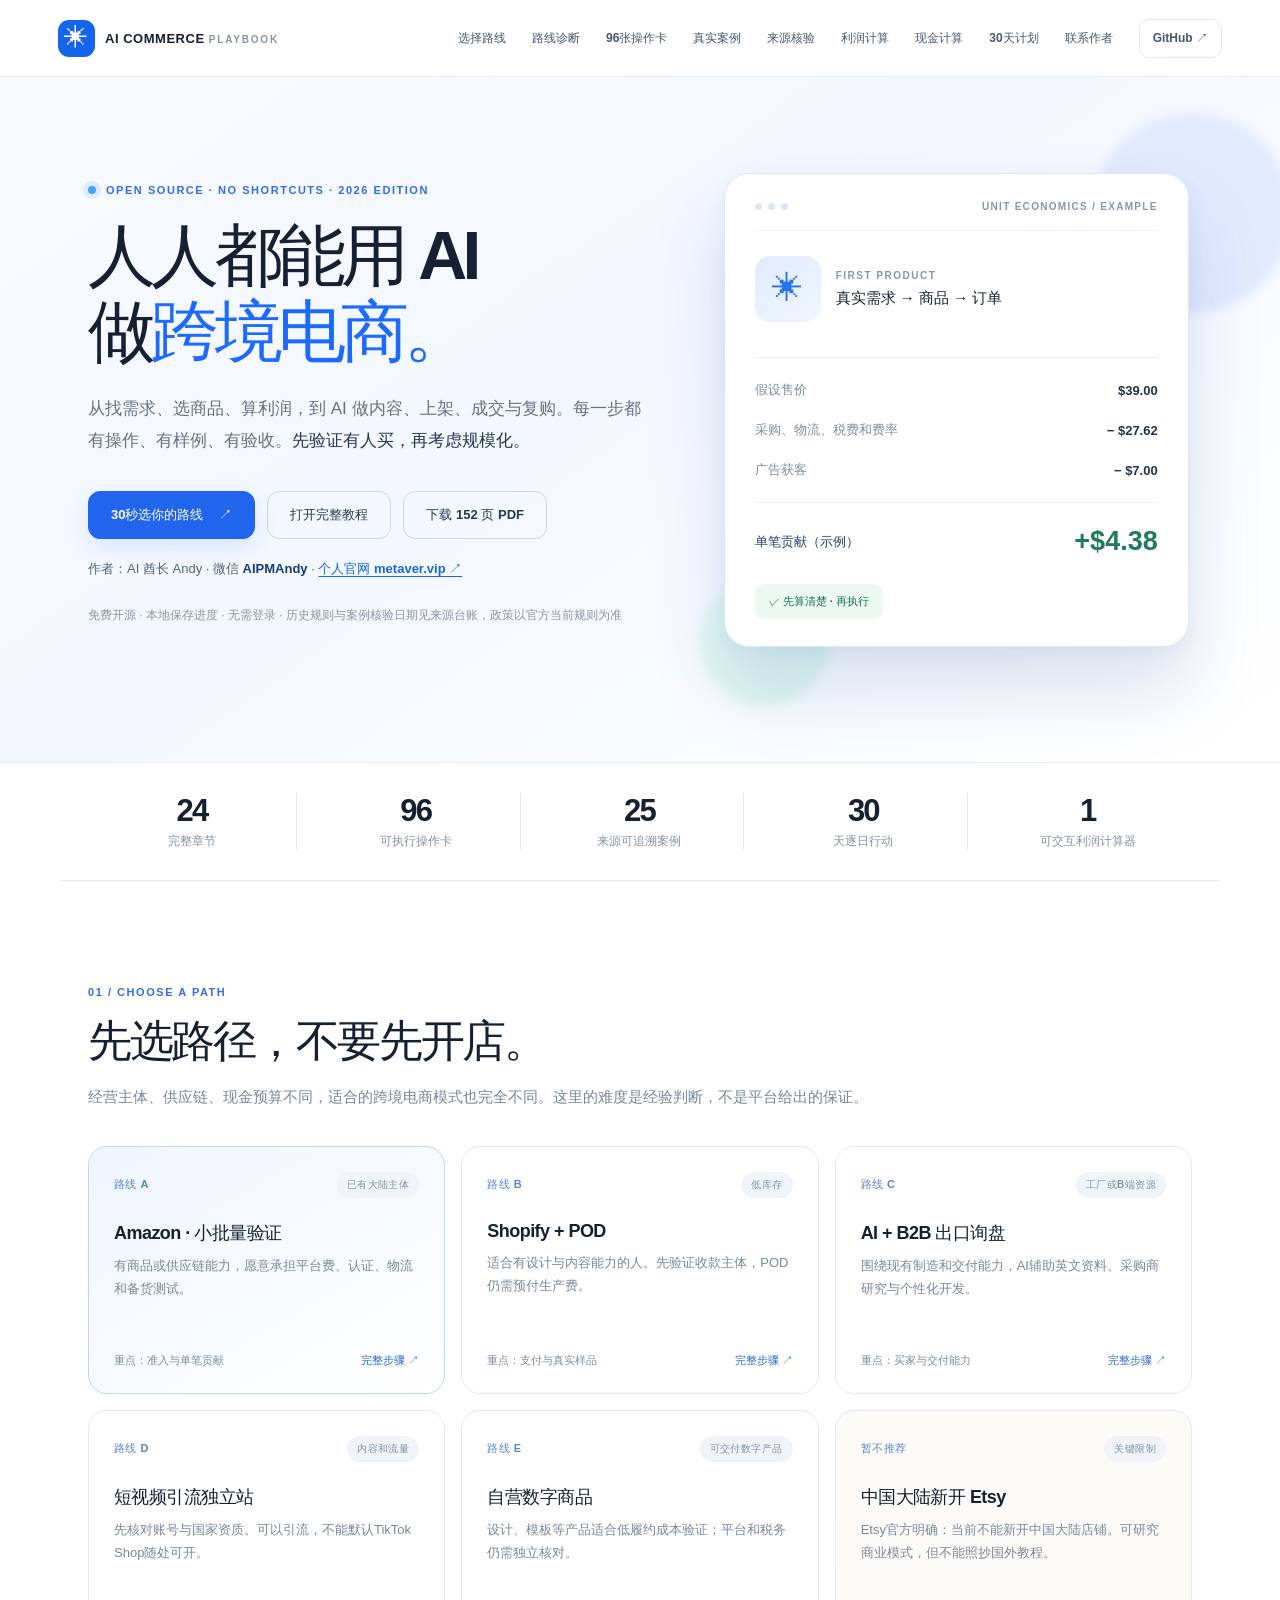
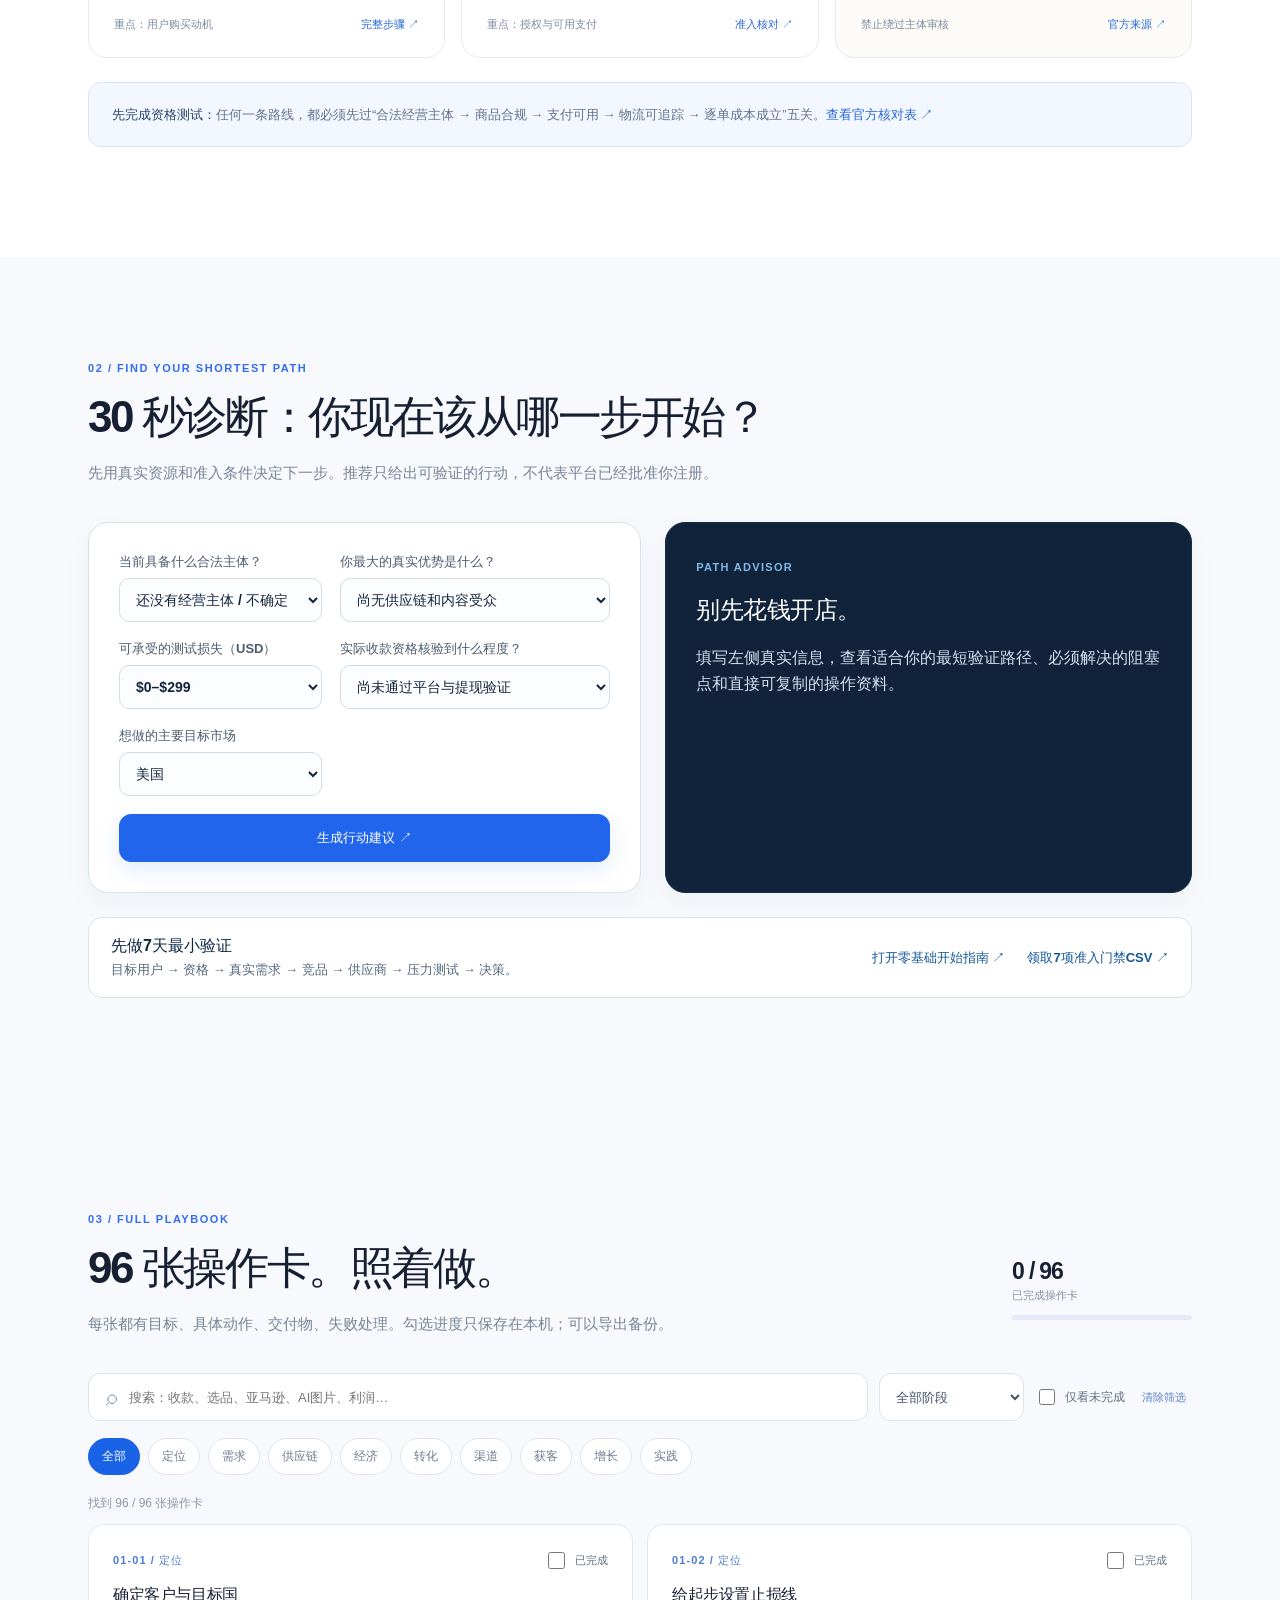
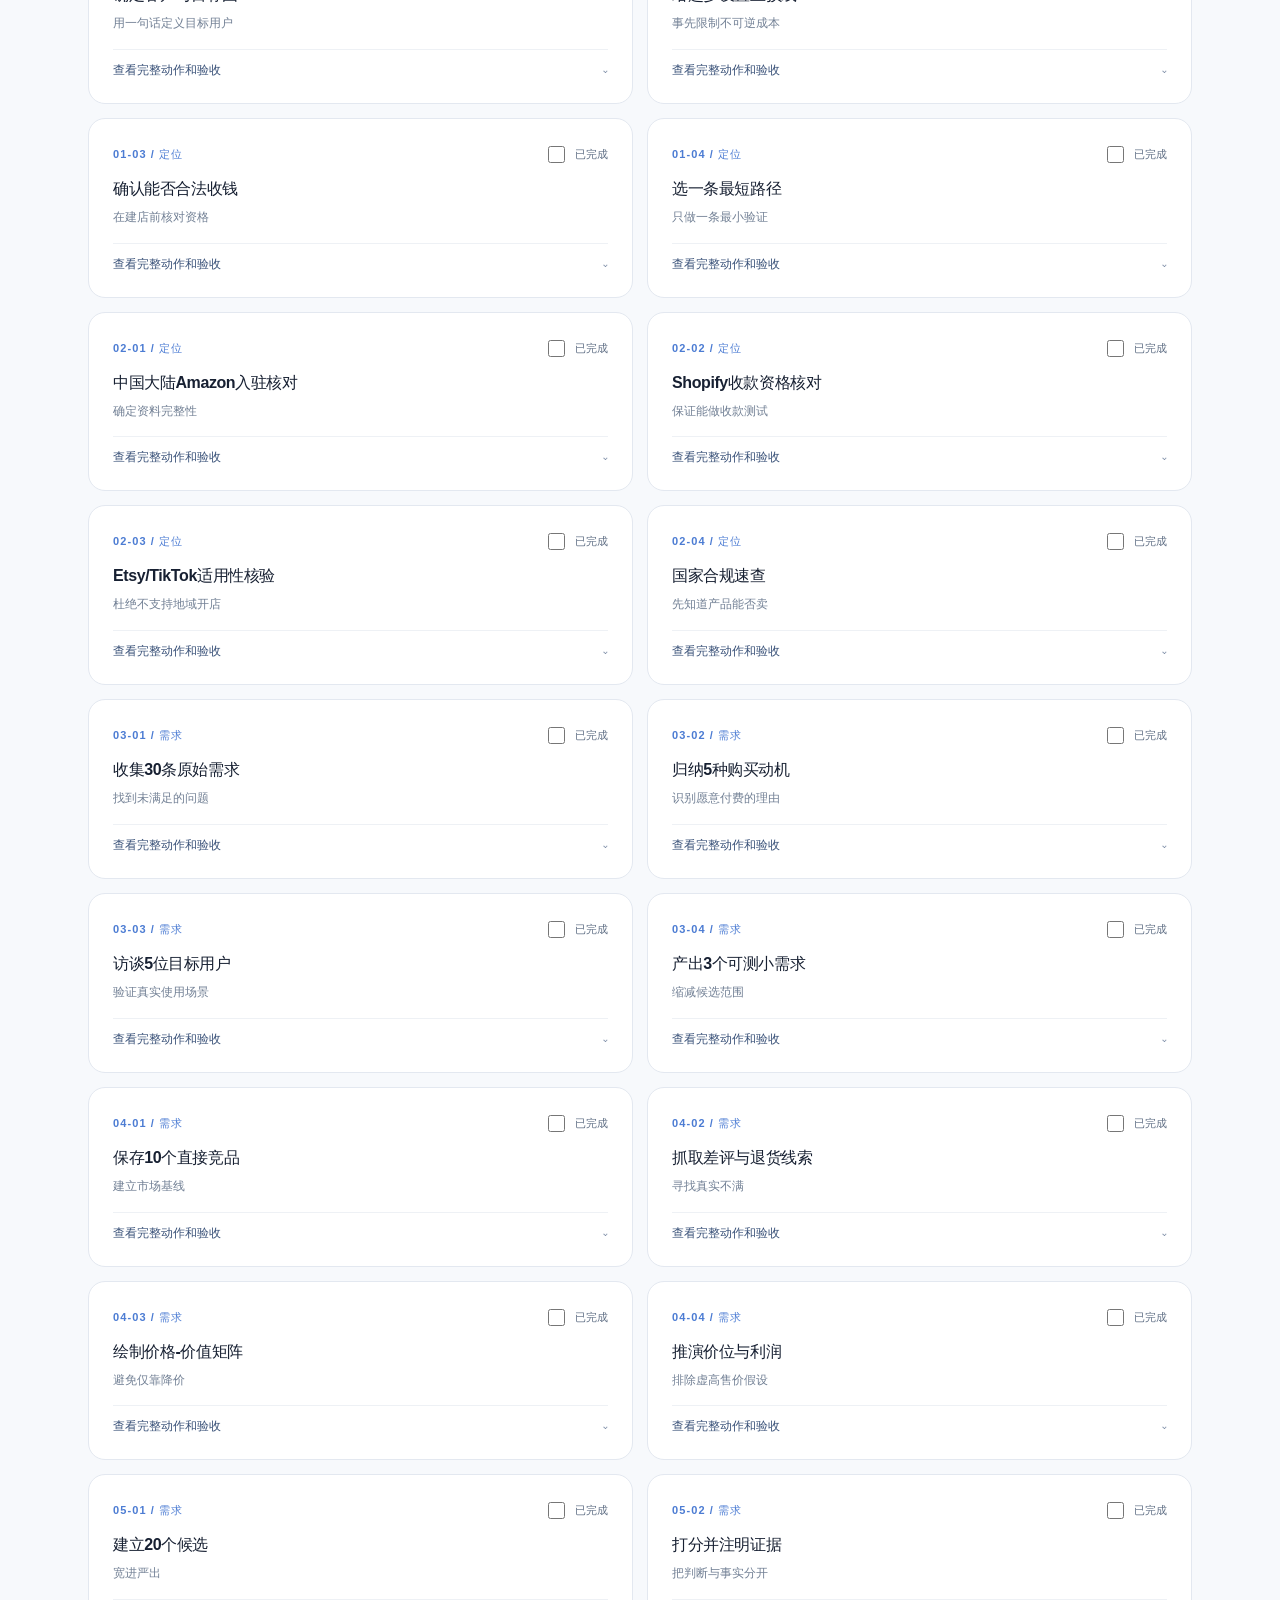
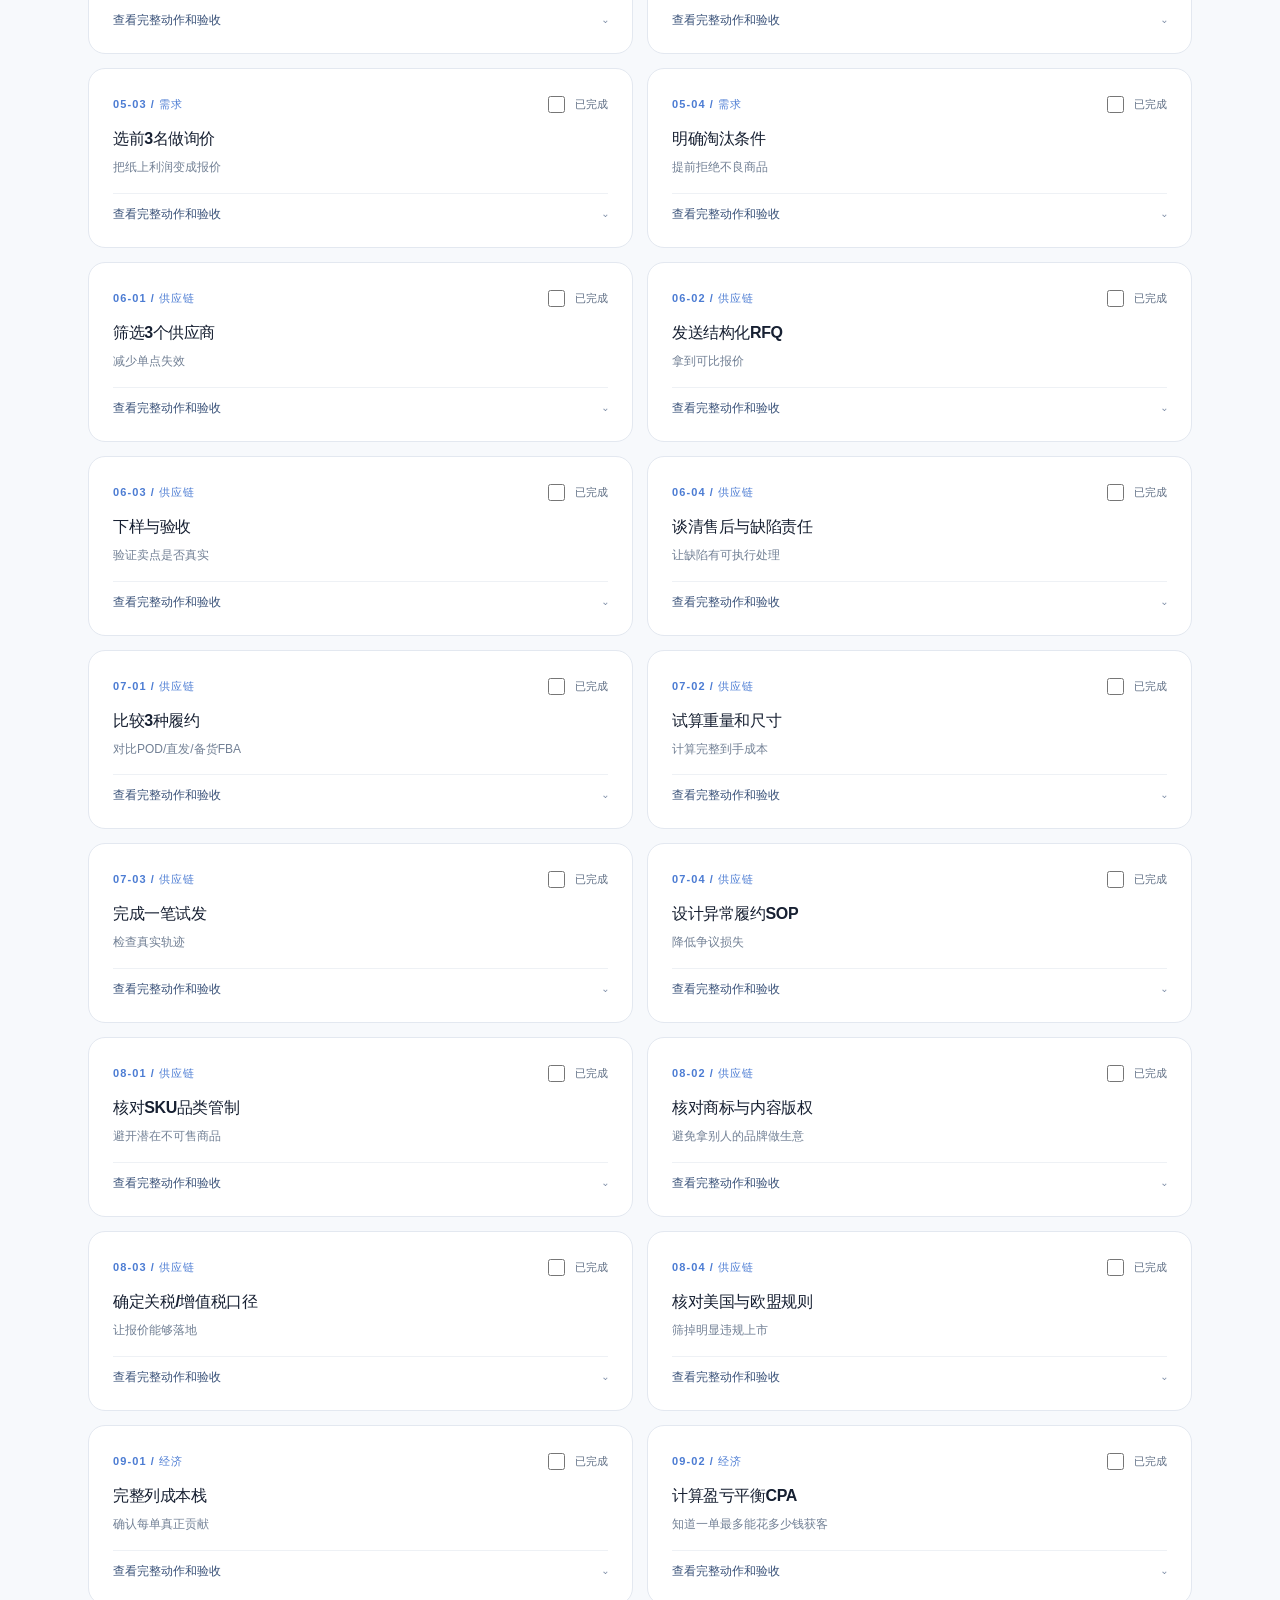
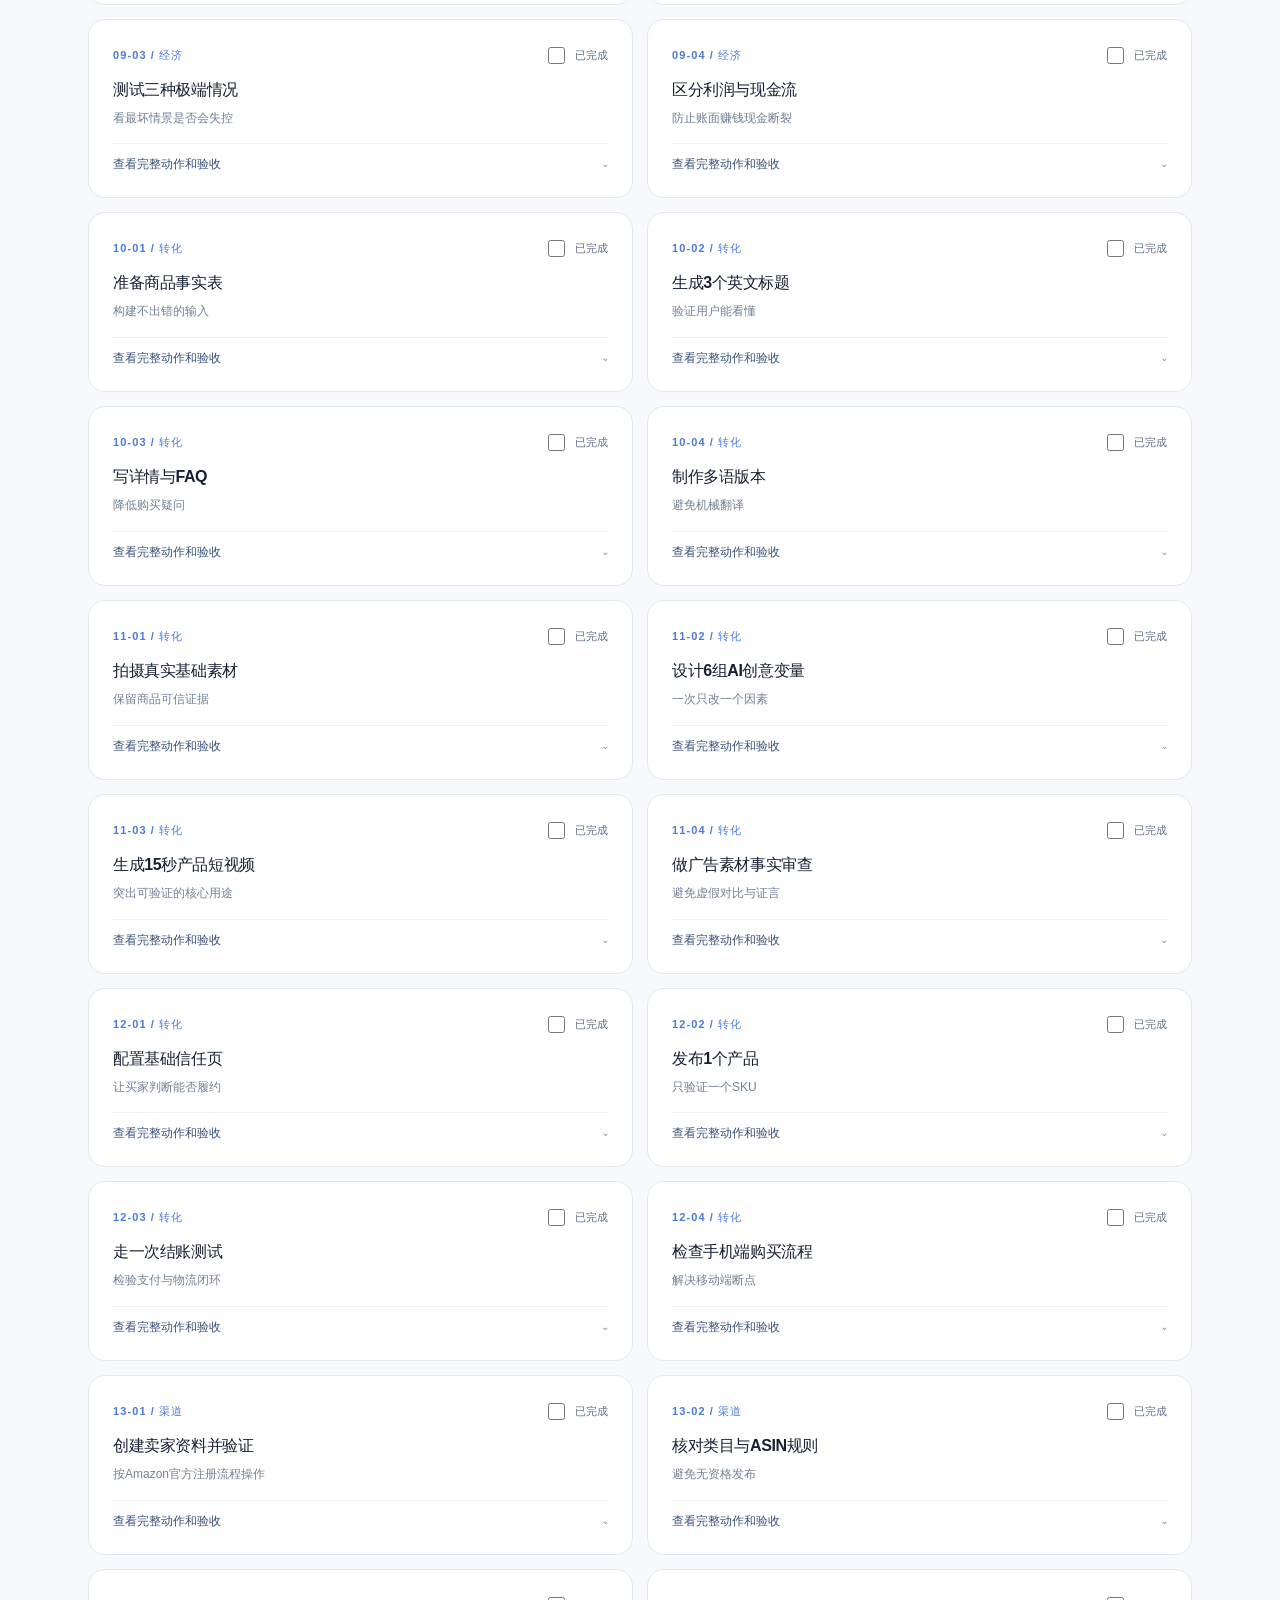
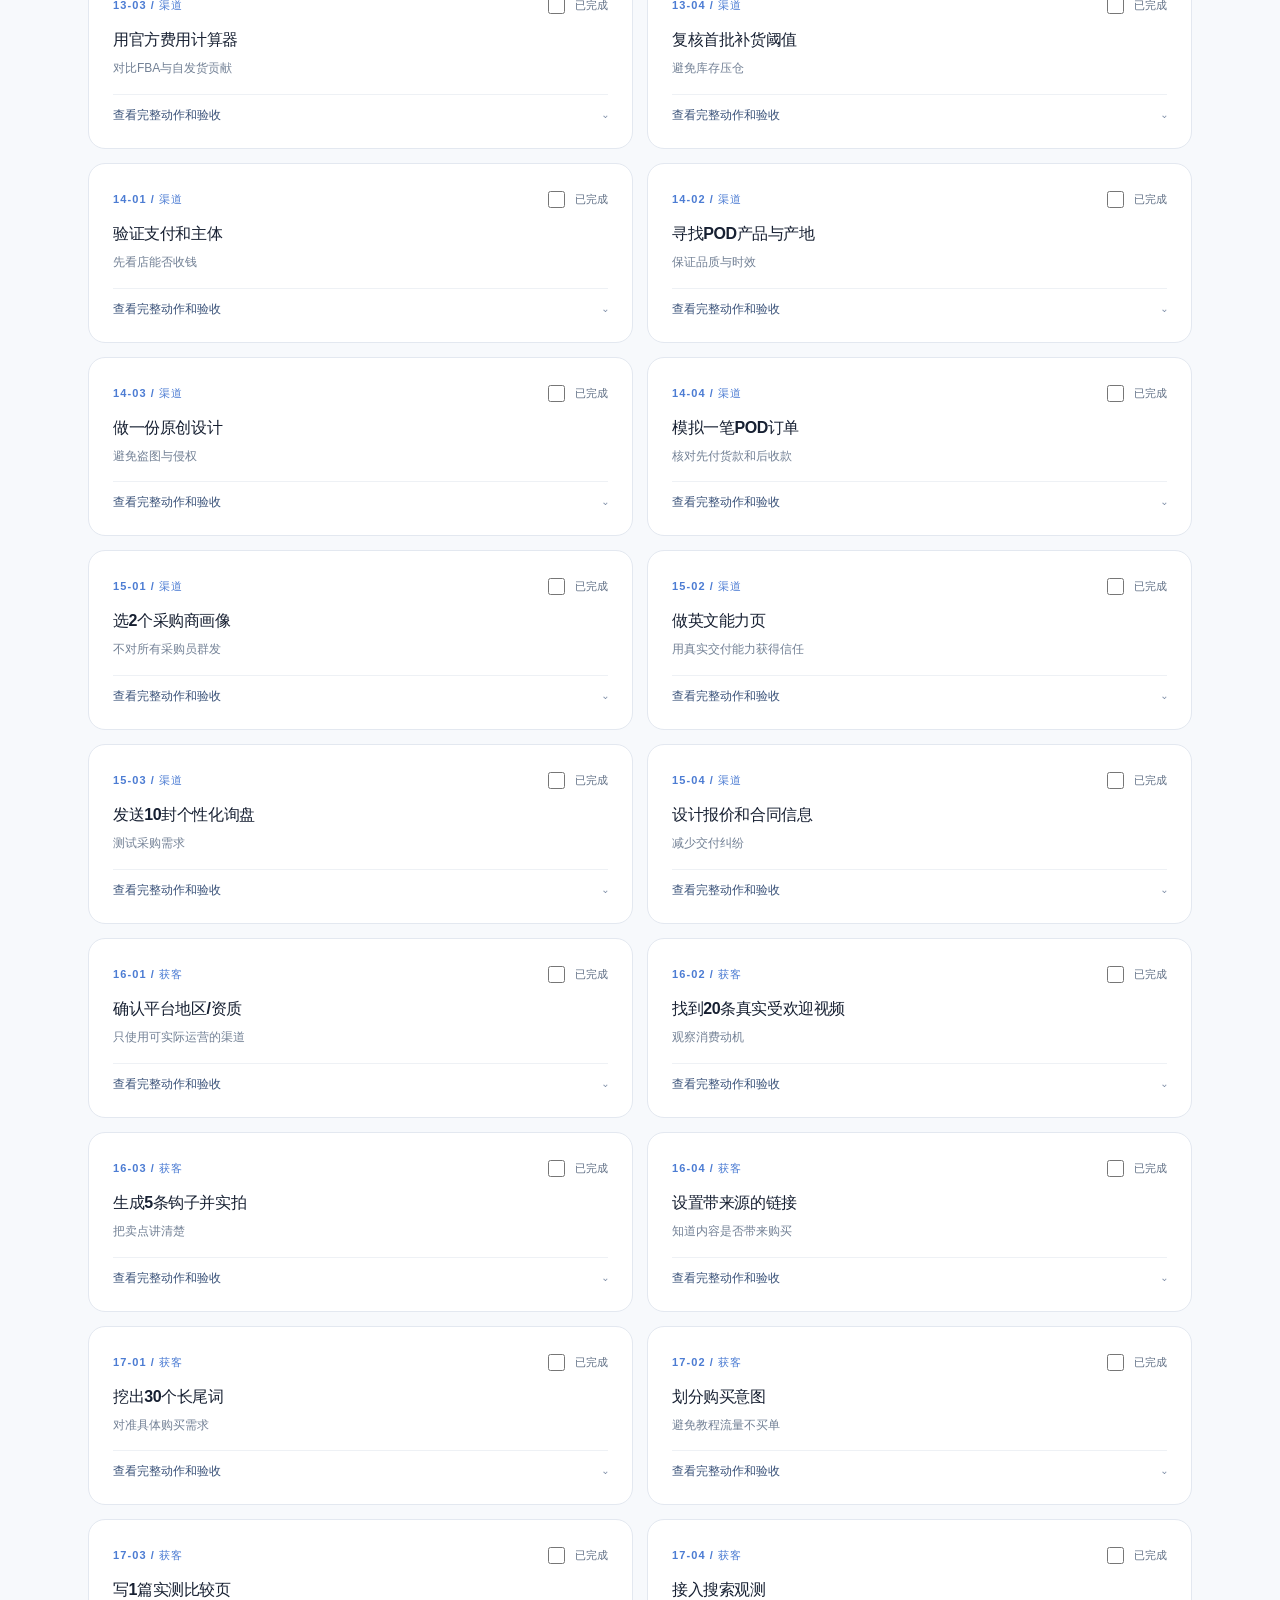
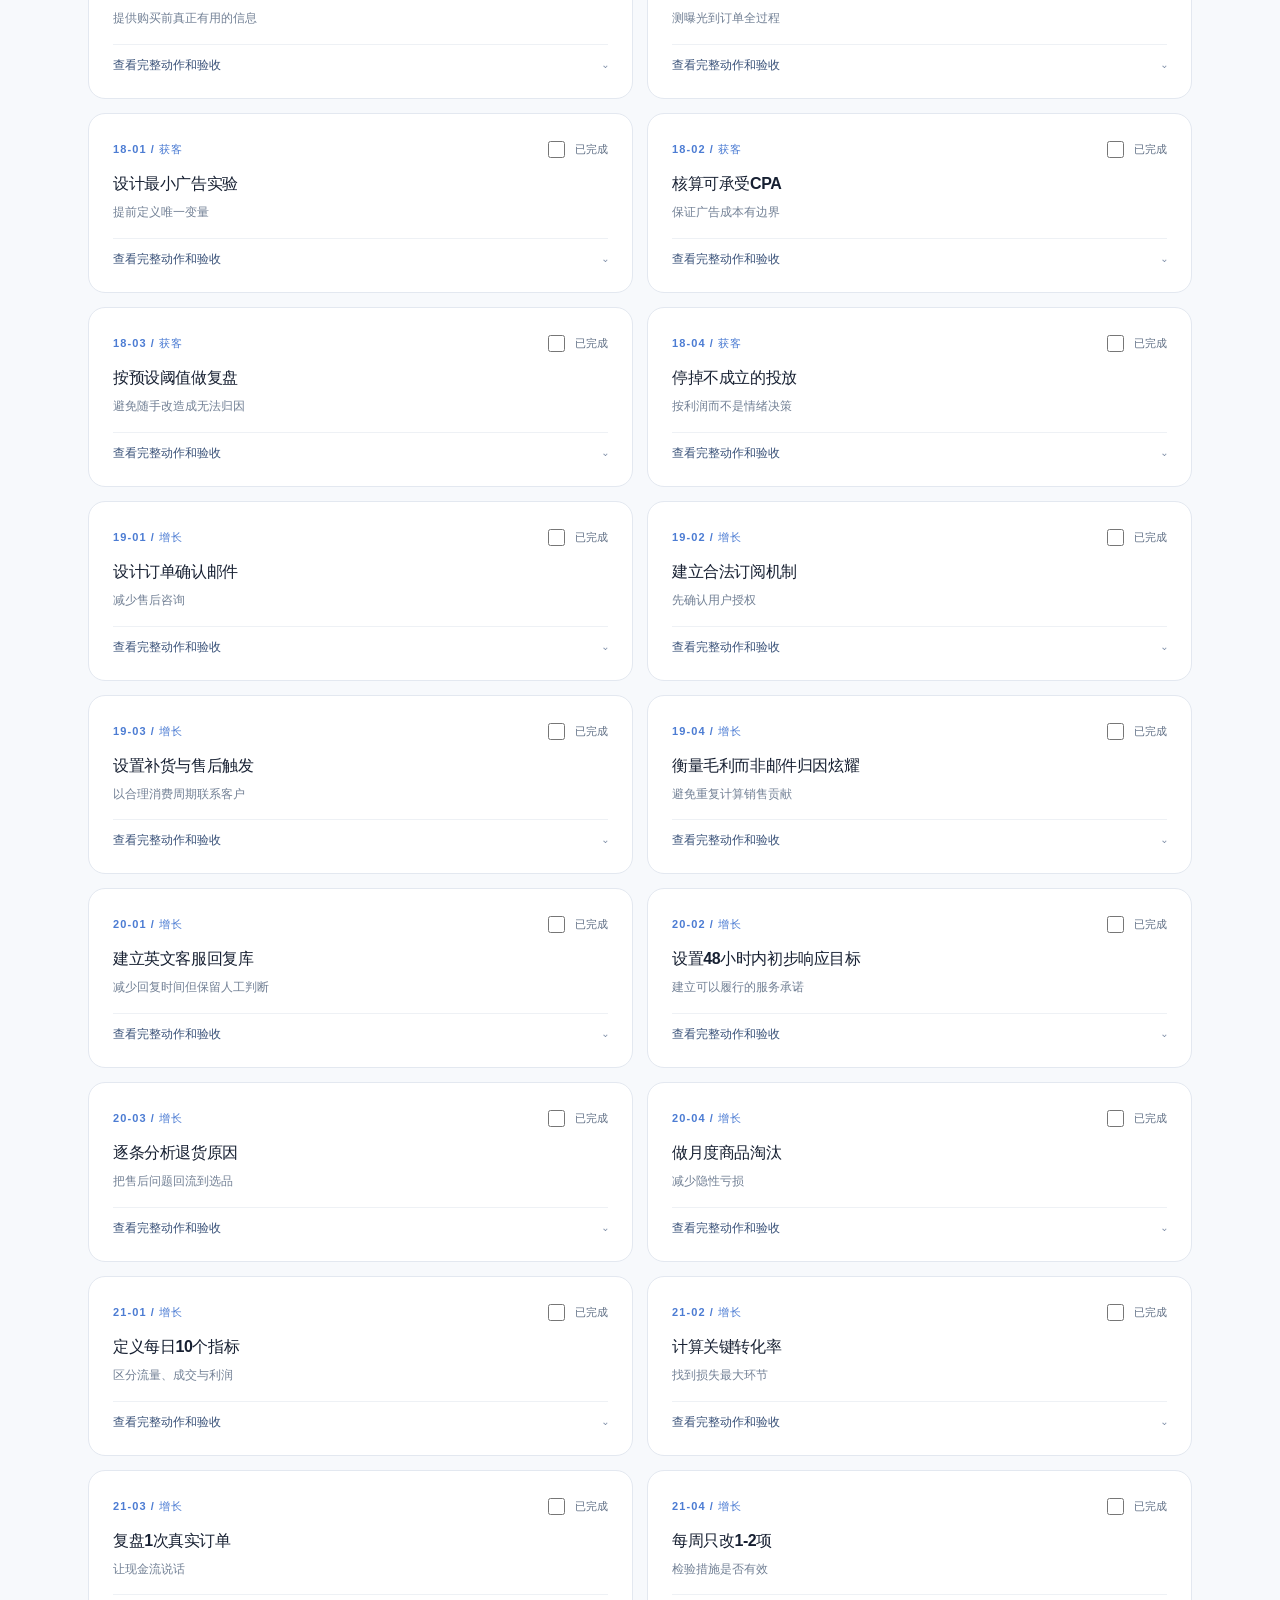
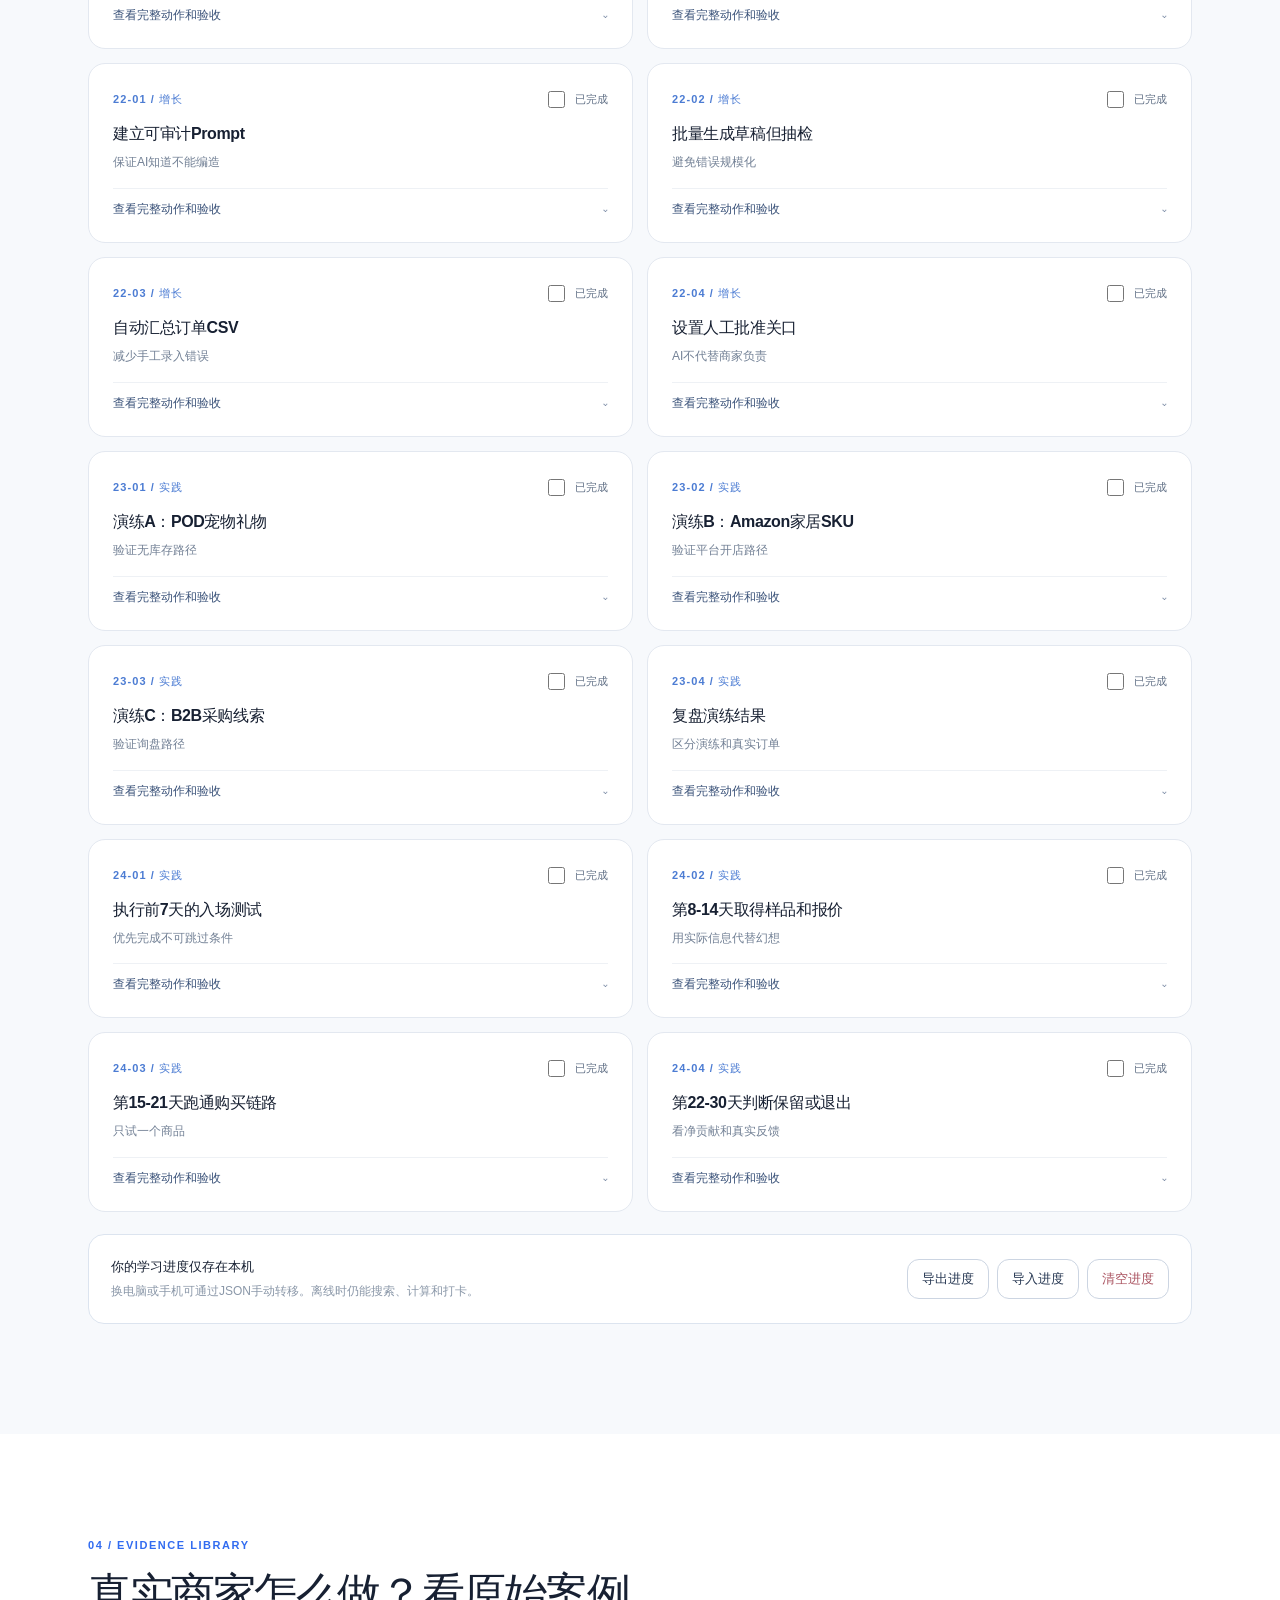
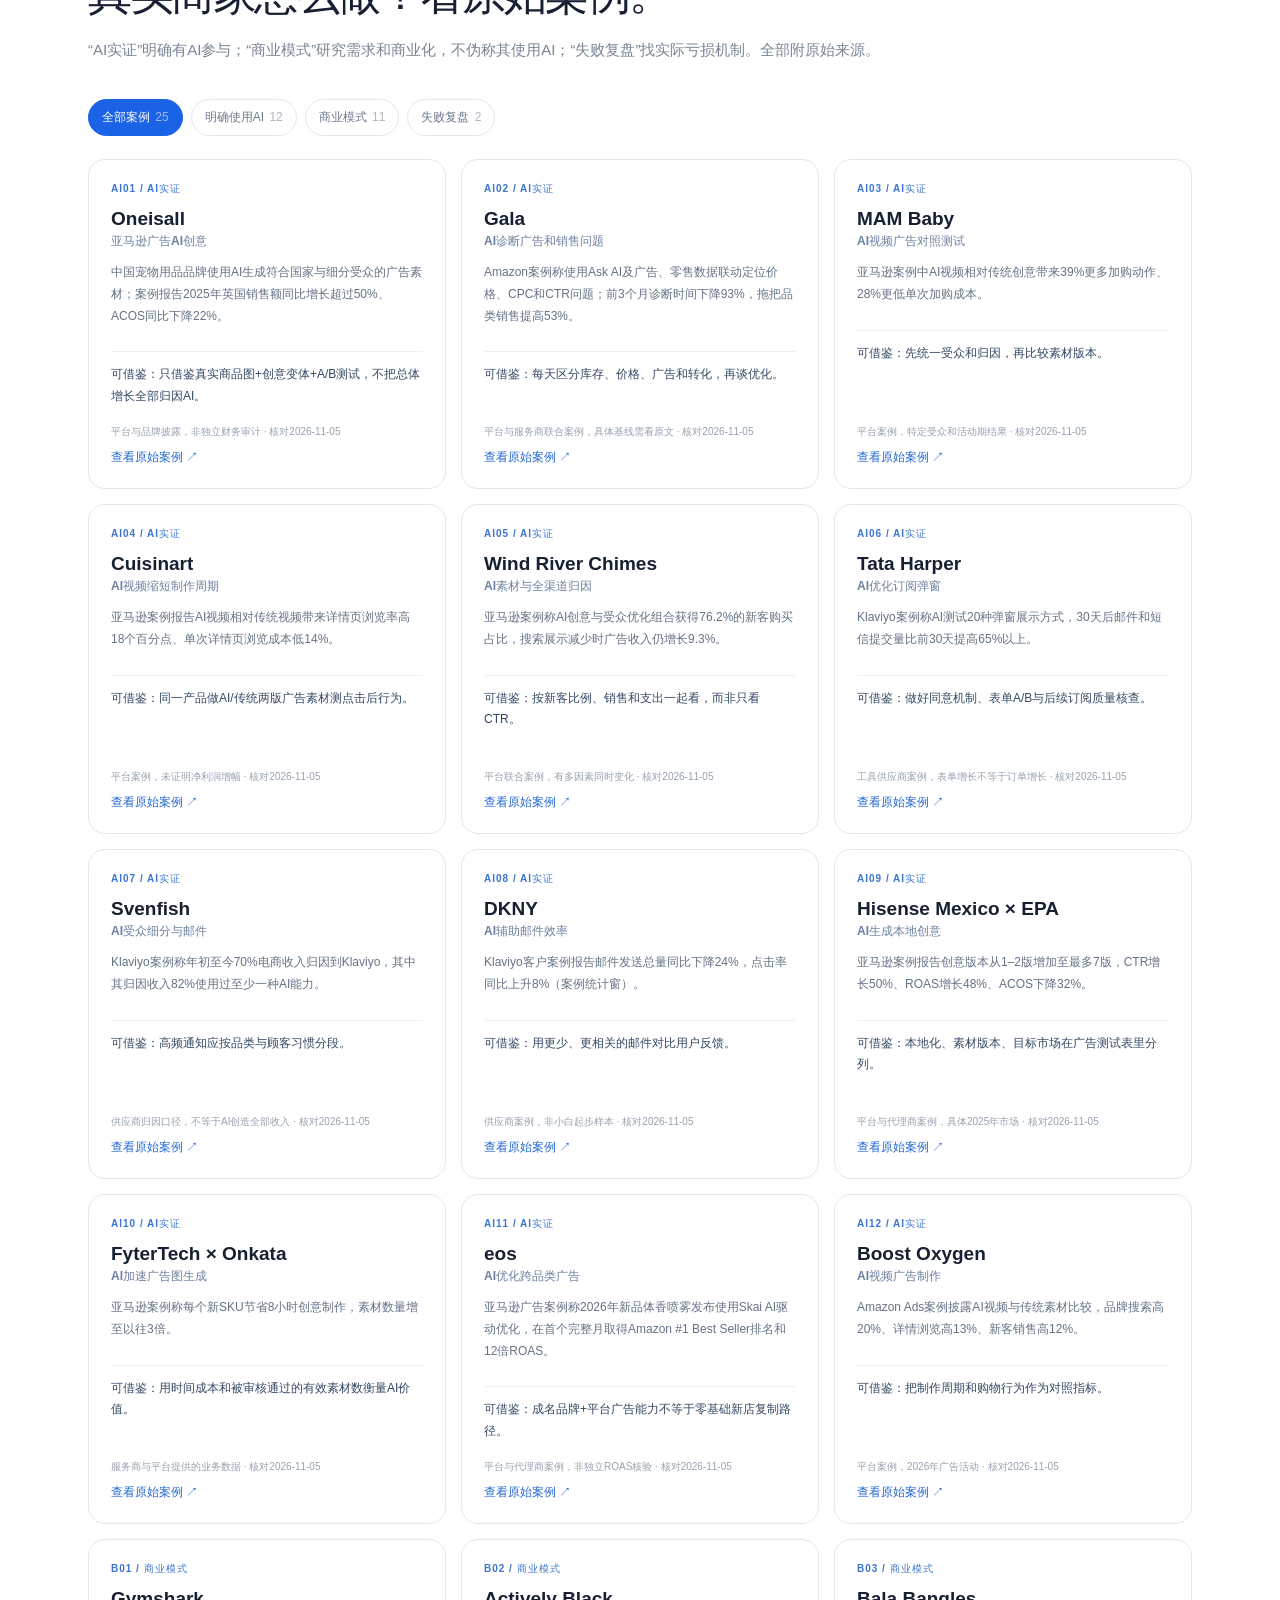
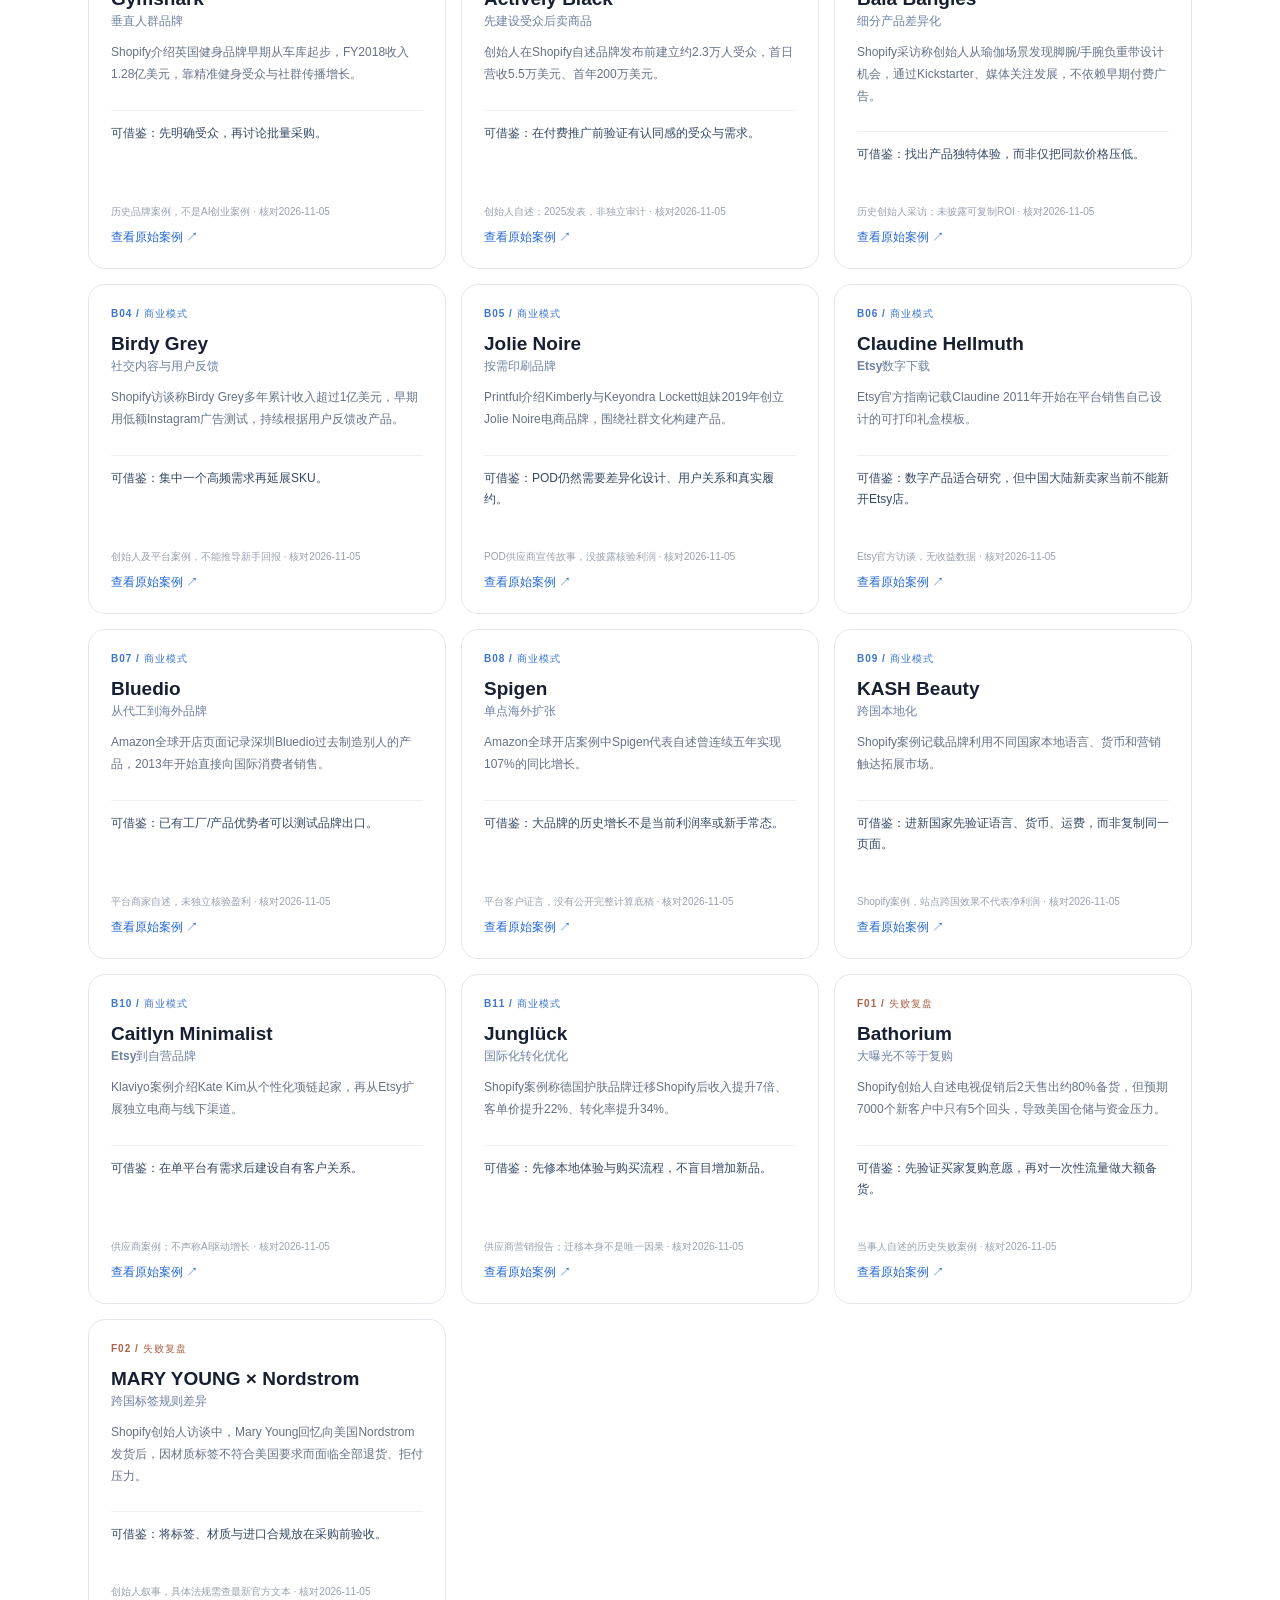
<file: index.html>
<!doctype html>
<html lang="zh-CN"><head>
<meta charset="utf-8"><meta name="viewport" content="width=device-width, initial-scale=1"><meta name="theme-color" content="#f8fafb">
<title>AI 跨境电商赚钱实战手册 · AI 酋长 Andy</title>
<meta name="description" content="AI 跨境电商从零开始：24章、96张操作卡、25个可追溯案例、30天计划、资格路线诊断、利润与现金压力测试、可复用文件的开源网站。免费开源，证据可追溯。">
<meta property="og:title" content="人人都能用 AI 做跨境电商｜开源实战手册"><meta property="og:description" content="不是空讲AI开店，是真实需求到第一笔可兑现利润的完整实战路径。">
<meta property="og:type" content="website"><meta property="og:url" content="https://aipmandy.github.io/ai-cross-border-ecommerce-playbook/"><meta name="robots" content="index,follow">
<link rel="canonical" href="https://aipmandy.github.io/ai-cross-border-ecommerce-playbook/">
<script type="application/ld+json">{"@context":"https://schema.org","@type":"WebSite","name":"AI 跨境电商赚钱实战手册","url":"https://aipmandy.github.io/ai-cross-border-ecommerce-playbook/","inLanguage":"zh-CN","dateModified":"2026-11-20","description":"跨境电商准入核对、实操路径、经营测算和带原始来源的案例研究。","author":{"@type":"Person","name":"AI 酋长 Andy","url":"https://metaver.vip/"},"publisher":{"@type":"Organization","name":"星觉科技","url":"https://www.a6no1.cn/"},"hasPart":{"@type":"WebPage","name":"官方规则与第三方案例来源复核工作台","url":"https://aipmandy.github.io/ai-cross-border-ecommerce-playbook/sources.html"}}</script><meta property="og:image" content="https://raw.githubusercontent.com/AIPMAndy/ai-cross-border-ecommerce-playbook/main/assets/cover.svg">
<link rel="icon" type="image/svg+xml" href="[data-uri]"><link rel="stylesheet" href="assets/style.css">
<script defer src="data/site-data.js"></script><script defer src="assets/app.js"></script>
</head><body id="top">
<a class="skip" href="#main">跳转到正文</a>
<nav class="topbar"><div class="nav-inner"><a class="brand" href="#top"><span class="brand-mark" aria-hidden="true">✳</span><span>AI COMMERCE <small>PLAYBOOK</small></span></a><div class="nav-links"><a href="#routes">选择路线</a><a href="#advisor">路线诊断</a><a href="#playbook">96张操作卡</a><a href="#cases">真实案例</a><a href="sources.html">来源核验</a><a href="#calculator">利润计算</a><a href="#cashflow">现金计算</a><a href="#plan">30天计划</a><a href="#contact">联系作者</a><a class="repo-link" href="https://github.com/AIPMAndy/ai-cross-border-ecommerce-playbook" target="_blank" rel="noopener noreferrer">GitHub ↗</a></div><button id="mobileMenu" class="mobile-menu" type="button" aria-expanded="false" aria-label="展开导航">☰</button></div></nav>
<main id="main">
<header class="hero"><div class="hero-inner wrap"><div class="hero-copy"><span class="eyebrow"><span class="dot"></span> OPEN SOURCE · NO SHORTCUTS · 2026 EDITION</span><h1>人人都能用 AI<br>做<span>跨境电商。</span></h1><p class="hero-sub">从找需求、选商品、算利润，到 AI 做内容、上架、成交与复购。每一步都有操作、有样例、有验收。<strong>先验证有人买，再考虑规模化。</strong></p><div class="hero-btns"><a class="btn primary" href="#advisor">30秒选你的路线 <span>↗</span></a><a class="btn outline" href="#playbook">打开完整教程</a><a class="btn outline" href="pdf/ai-cross-border-ecommerce-playbook-guide.pdf">下载 152 页 PDF</a></div><p class="hero-contact">作者：AI 酋长 Andy · 微信 <strong>AIPMAndy</strong> · <a href="https://metaver.vip/" target="_blank" rel="noopener noreferrer">个人官网 metaver.vip ↗</a></p><p class="hero-fine">免费开源 · 本地保存进度 · 无需登录 · 历史规则与案例核验日期见来源台账，政策以官方当前规则为准</p></div><div class="hero-visual" aria-hidden="true"><div class="visual-surface"><div class="s-top"><span class="s-dot"></span><span class="s-dot"></span><span class="s-dot"></span><span class="s-title">UNIT ECONOMICS / EXAMPLE</span></div><div class="s-product"><div class="mini-box">✳</div><div><span class="s-label">FIRST PRODUCT</span><strong>真实需求 → 商品 → 订单</strong></div></div><div class="s-divider"></div><div class="s-line"><span>假设售价</span><b>$39.00</b></div><div class="s-line"><span>采购、物流、税费和费率</span><b>− $27.62</b></div><div class="s-line"><span>广告获客</span><b>− $7.00</b></div><div class="s-divider"></div><div class="s-line total"><span>单笔贡献（示例）</span><b>+$4.38</b></div><div class="s-chip">✓ 先算清楚 · 再执行</div></div><div class="orb orb-a"></div><div class="orb orb-b"></div></div></div></header>
<section class="stats wrap" aria-label="项目内容规模"><div><strong>24</strong><span>完整章节</span></div><div><strong>96</strong><span>可执行操作卡</span></div><div><strong>25</strong><span>来源可追溯案例</span></div><div><strong>30</strong><span>天逐日行动</span></div><div><strong>1</strong><span>可交互利润计算器</span></div></section>
<section id="routes" class="section wrap"><div class="section-kicker">01 / CHOOSE A PATH</div><div class="section-heading"><h2>先选路径，不要先开店。</h2><p>经营主体、供应链、现金预算不同，适合的跨境电商模式也完全不同。这里的难度是经验判断，不是平台给出的保证。</p></div><div class="route-grid"><article class="route-card chosen"><div class="tagline"><span>路线 A</span><span class="tag">已有大陆主体</span></div><h3>Amazon · 小批量验证</h3><p>有商品或供应链能力，愿意承担平台费、认证、物流和备货测试。</p><div class="route-meta"><span>重点：准入与单笔贡献</span><a href="chapters/13.md">完整步骤 ↗</a></div></article><article class="route-card"><div class="tagline"><span>路线 B</span><span class="tag">低库存</span></div><h3>Shopify + POD</h3><p>适合有设计与内容能力的人。先验证收款主体，POD仍需预付生产费。</p><div class="route-meta"><span>重点：支付与真实样品</span><a href="chapters/14.md">完整步骤 ↗</a></div></article><article class="route-card"><div class="tagline"><span>路线 C</span><span class="tag">工厂或B端资源</span></div><h3>AI + B2B 出口询盘</h3><p>围绕现有制造和交付能力，AI辅助英文资料、采购商研究与个性化开发。</p><div class="route-meta"><span>重点：买家与交付能力</span><a href="chapters/15.md">完整步骤 ↗</a></div></article><article class="route-card"><div class="tagline"><span>路线 D</span><span class="tag">内容和流量</span></div><h3>短视频引流独立站</h3><p>先核对账号与国家资质。可以引流，不能默认TikTok Shop随处可开。</p><div class="route-meta"><span>重点：用户购买动机</span><a href="chapters/16.md">完整步骤 ↗</a></div></article><article class="route-card"><div class="tagline"><span>路线 E</span><span class="tag">可交付数字产品</span></div><h3>自营数字商品</h3><p>设计、模板等产品适合低履约成本验证；平台和税务仍需独立核对。</p><div class="route-meta"><span>重点：授权与可用支付</span><a href="chapters/02.md">准入核对 ↗</a></div></article><article class="route-card warning-route"><div class="tagline"><span>暂不推荐</span><span class="tag">关键限制</span></div><h3>中国大陆新开 Etsy</h3><p>Etsy官方明确：当前不能新开中国大陆店铺。可研究商业模式，但不能照抄国外教程。</p><div class="route-meta"><span>禁止绕过主体审核</span><a href="https://help.etsy.com/hc/en-us/articles/115015710408-Countries-Eligible-for-Etsy-Payments" target="_blank" rel="noopener noreferrer">官方来源 ↗</a></div></article></div><div class="note-banner"><strong>先完成资格测试：</strong>任何一条路线，都必须先过“合法经营主体 → 商品合规 → 支付可用 → 物流可追踪 → 逐单成本成立”五关。<a href="research/sources.md">查看官方核对表 ↗</a></div></section>

<section id="advisor" class="section section-grey"><div class="wrap"><div class="section-kicker">02 / FIND YOUR SHORTEST PATH</div><div class="section-heading"><h2>30 秒诊断：你现在该从哪一步开始？</h2><p>先用真实资源和准入条件决定下一步。推荐只给出可验证的行动，不代表平台已经批准你注册。</p></div><div class="advisor-layout"><form class="advisor-form" id="routeAdvisor"><label>当前具备什么合法主体？<select id="advisorEntity" aria-label="经营主体"><option value="none">还没有经营主体 / 不确定</option><option value="cn">中国大陆合法企业主体</option><option value="overseas">具备合法境外经营主体</option></select></label><label>你最大的真实优势是什么？<select id="advisorEdge" aria-label="现有优势"><option value="none">尚无供应链和内容受众</option><option value="supply">工厂 / 供应商 / B2B 资源</option><option value="design">原创设计 / 实物打样能力</option><option value="content">现成内容渠道 / 垂直受众</option></select></label><label>可承受的测试损失（USD）<select id="advisorBudget" aria-label="可承受预算"><option value="0">$0–$299</option><option value="1">$300–$1,499</option><option value="2">$1,500 及以上</option></select></label><label>实际收款资格核验到什么程度？<select id="advisorPayment" aria-label="收款能力"><option value="unknown">尚未通过平台与提现验证</option><option value="verified">已核对主体、支付、提现、合法结账</option></select></label><label>想做的主要目标市场<select id="advisorMarket" aria-label="目标市场"><option value="us">美国</option><option value="eu">欧盟</option><option value="other">其他市场 / 待定</option></select></label><button type="submit" class="btn primary advisor-submit">生成行动建议 ↗</button></form><aside class="advisor-result" id="advisorResult" aria-live="polite"><span class="advisor-overline">PATH ADVISOR</span><h3>别先花钱开店。</h3><p>填写左侧真实信息，查看适合你的最短验证路径、必须解决的阻塞点和直接可复制的操作资料。</p></aside></div><div class="starter-strip"><div><b>先做7天最小验证</b><p>目标用户 → 资格 → 真实需求 → 竞品 → 供应商 → 压力测试 → 决策。</p></div><a href="START-HERE.md">打开零基础开始指南 ↗</a><a href="templates/launch-gates.csv">领取7项准入门禁CSV ↗</a></div></div></section>
<section class="section section-grey" id="playbook"><div class="wrap"><div class="section-kicker">03 / FULL PLAYBOOK</div><div class="section-heading split"><div><h2>96 张操作卡。照着做。</h2><p>每张都有目标、具体动作、交付物、失败处理。勾选进度只保存在本机；可以导出备份。</p></div><div class="complete-box"><strong id="cardProgress">0 / 96</strong><span>已完成操作卡</span><div class="track"><i id="cardBar"></i></div></div></div><div class="toolbar"><label class="search-field"><span aria-hidden="true">⌕</span><input id="cardSearch" type="search" placeholder="搜索：收款、选品、亚马逊、AI图片、利润…" aria-label="搜索操作卡"></label><select id="stageFilter" aria-label="选择阶段"><option value="">全部阶段</option></select><label class="checkline"><input id="cardUnfinished" type="checkbox">仅看未完成</label><button id="resetFilters" class="tiny-button" type="button">清除筛选</button></div><div id="stagePills" class="stage-pills"></div><p class="resultcount" id="cardResultCount" aria-live="polite"></p><div id="cardList" class="action-list"></div><div id="cardEmpty" class="empty" hidden>没有匹配的操作卡。试试另一个关键词。</div><div class="backup-panel"><div><strong>你的学习进度仅存在本机</strong><p>换电脑或手机可通过JSON手动转移。离线时仍能搜索、计算和打卡。</p><span id="storageStatus" class="inline-status" role="status" aria-live="polite"></span></div><div class="backup-actions"><button id="exportProgress" type="button" class="btn outline small">导出进度</button><label class="btn outline small filelabel" for="importProgress">导入进度<input id="importProgress" type="file" accept=".json,application/json" hidden></label><button id="resetProgress" type="button" class="btn outline small danger">清空进度</button></div></div></div></section>
<section class="section wrap" id="cases"><div class="section-kicker">04 / EVIDENCE LIBRARY</div><div class="section-heading"><h2>真实商家怎么做？看原始案例。</h2><p>“AI实证”明确有AI参与；“商业模式”研究需求和商业化，不伪称其使用AI；“失败复盘”找实际亏损机制。全部附原始来源。</p></div><div class="case-pills" role="group" aria-label="案例类型"><button class="case-pill active" data-case-type="全部" type="button">全部案例 <span>25</span></button><button class="case-pill" data-case-type="AI实证" type="button">明确使用AI <span>12</span></button><button class="case-pill" data-case-type="商业模式" type="button">商业模式 <span>11</span></button><button class="case-pill" data-case-type="失败复盘" type="button">失败复盘 <span>2</span></button></div><div id="caseList" class="case-grid"></div><p class="case-disclosure">案例中的数值来自相应平台、品牌或服务商披露，非作者独立审计。来源支持“发生过”，不能据此证明AI是增长唯一原因，也不能推导普遍净利润。</p></section>
<section class="section calculator-section" id="calculator"><div class="wrap"><div class="section-kicker">05 / CASH, NOT VANITY METRICS</div><div class="section-heading"><h2>别看营业额。先算一单赚多少。</h2><p>交互计算器使用你填入的假设或真实报价；默认数据仅作示范，并不代表任何平台最新费率。</p></div><div class="calc-layout"><form id="profitForm" class="calc-form" onsubmit="return false"><div class="form-head"><h3>每单单位经济模型</h3><span>全部单位：USD / 单</span></div><div class="input-grid"><label>销售价格 <input id="price" type="number" min="0" step="0.01" value="39" required></label><label>采购 / POD 生产费 <input id="cogs" type="number" min="0" step="0.01" value="11" required></label><label>包装 + 物流 <input id="shipping" type="number" min="0" step="0.01" value="8" required></label><label>关税 / 税费预留 <input id="tax" type="number" min="0" step="0.01" value="1.5" required></label><label>平台佣金（%） <input id="platformRate" type="number" min="0" max="100" step="0.01" value="8" required></label><label>支付手续费（%） <input id="paymentRate" type="number" min="0" max="100" step="0.01" value="3.2" required></label><label>固定交易费 <input id="fixedFee" type="number" min="0" step="0.01" value="0.3" required></label><label>预计退款损失预留（%） <input id="refundRate" type="number" min="0" max="100" step="0.01" value="5" required></label><label>每单广告获客费用 CPA <input id="cpa" type="number" min="0" step="0.01" value="7" required></label><label>换汇与其他变动费 <input id="other" type="number" min="0" step="0.01" value="0.5" required></label><label>目标每单利润 <input id="targetProfit" type="number" min="0" step="0.01" value="5" required></label><label>月固定费用（示例） <input id="fixedMonthly" type="number" min="0" step="0.01" value="39" required></label></div><div class="calc-actions"><button id="copyCalc" type="button" class="btn outline small">复制测算</button><button id="resetCalc" type="button" class="btn text-only small">恢复示例</button></div></form><aside class="calc-output"><span class="calc-label">ESTIMATED CONTRIBUTION / ORDER</span><strong id="netProfit" aria-live="polite">$0.00</strong><p id="netStatus">使用以上参数计算</p><div class="bigmetric"><span>广告前单笔贡献</span><b id="preAdProfit">—</b></div><div class="bigmetric"><span>最多可承受 CPA（盈亏平衡）</span><b id="breakevenCpa">—</b></div><div class="bigmetric"><span>达到目标利润的 CPA 上限</span><b id="targetCpa">—</b></div><div class="bigmetric"><span>盈亏平衡广告 ROAS</span><b id="roas">—</b></div><div class="bigmetric"><span>覆盖月固定费所需订单</span><b id="breakEvenOrders">—</b></div><div class="mini-alert" id="calcAdvice"></div><div class="stress-wrap"><h4>压力测试 · 市场变差时还赚吗？</h4><p>每个情景只是对当前输入做确定性冲击，非销量预测。</p><table class="stress-table"><thead><tr><th>情景</th><th>单笔贡献</th></tr></thead><tbody id="stressTable"><tr><td>正在计算</td><td>—</td></tr></tbody></table></div><p class="calc-note">按期望值估算：退款费 = 售价 × 预留比例；默认按整单营收归因算ROAS。固定费用单独核算，不把收入当净利润。税费、退款、广告归因必须按你的实际经营口径复核。</p></aside></div></div></section>

<section class="section wrap" id="cashflow"><div class="section-kicker">06 / THE CASH GAP</div><div class="section-heading"><h2>一单可能赚钱，但首批订单有钱垫吗？</h2><p>这是首批销售前的最低现金预备演算；订单结算周期、真实账期、退款与补税需另用现金日历检查。</p></div><div class="cash-layout"><form id="cashForm" class="calc-form" onsubmit="return false"><div class="form-head"><h3>首批现金预备</h3><span>教学假设，可全部修改</span></div><div class="input-grid"><label>首批备货数量（件）<input id="cashUnits" type="number" min="0" step="1" value="30" required></label><label>每件先支付给供应商（USD）<input id="cashCogs" type="number" min="0" step="0.01" value="11" required></label><label>首批物流与入库（USD）<input id="cashFreight" type="number" min="0" step="0.01" value="100" required></label><label>样品、图片和准备（USD）<input id="cashSamples" type="number" min="0" step="0.01" value="50" required></label><label>获客实验预留（USD）<input id="cashAds" type="number" min="0" step="0.01" value="90" required></label><label>准备阶段固定开销（USD）<input id="cashSetup" type="number" min="0" step="0.01" value="39" required></label><label>额外现金缓冲（%）<input id="cashBuffer" type="number" min="0" max="100" step="0.01" value="10" required></label></div></form><div class="cash-result"><span class="calc-label">CASH BEFORE FIRST SALE · EXAMPLE</span><strong id="cashTotal" aria-live="polite">—</strong><p id="cashComment">填写真实报价后再决定备货数量。</p><p>单笔贡献为正 ≠ 已经收到现金。平台可能延迟结算，退货、补税和库存也会持续占用资金。</p><a href="templates/cash-calendar.csv">下载真实现金日历 ↗</a><a href="tools/sample-quote.json">查看可运行的样本输入 ↗</a></div></div></section>
<section class="section wrap" id="plan"><div class="section-kicker">07 / 30-DAY RUNBOOK</div><div class="section-heading split"><div><h2>30 天，把商业验证跑完。</h2><p>每天做一个能检查的动作。可以变慢，但不能把“没做”写成“已完成”。</p></div><div class="complete-box"><strong id="dayProgress">0 / 30</strong><span>完成天数</span><div class="track"><i id="dayBar"></i></div></div></div><div class="plan-tools"><label class="checkline"><input id="dayUnfinished" type="checkbox">只看未完成</label><a href="templates/30-day-plan.csv" download>下载完整CSV ↗</a></div><div id="dayList" class="day-grid"></div><div class="note-banner bottom"><b>30天后的三种结果都可以：</b>继续（真实询单或贡献为正）、调整（需求存在但履约/成本有问题）、停止（准入、需求或利润不成立）。最后交付一份完整证据包。</div></section>
<section class="section section-grey"><div class="wrap resource-section"><div><div class="section-kicker">08 / COPY AND EXECUTE</div><h2>直接拿走，可复制可改。</h2><p>提示词、成本表、询价模版、真实案例、从零演练、审核清单都放在仓库中，完全可编辑。</p></div><div class="resource-grid"><a href="START-HERE.md"><strong>零基础7天开始</strong><span>从用户、收款、真实需求，到第一次商业判断 ↗</span></a><a href="examples/first-order-dry-run.md"><strong>第一单全流程干跑</strong><span>真实交付的每一个证据点；虚构数字明确标注 ↗</span></a><a href="playbooks/05-economics.md"><strong>利润+资金+压力测试</strong><span>逐单成本、现金占用与可复现脚本 ↗</span></a><a href="templates/prompts.md"><strong>AI 提示词工具包</strong><span>调研、选品、翻译、主图脚本、客服、反对者审计 ↗</span></a><a href="examples/pod-pet-gift.md"><strong>完整演练 A：POD</strong><span>针对北美小众礼品，从需求到履约 ↗</span></a><a href="examples/amazon-home.md"><strong>完整演练 B：Amazon</strong><span>中国卖家美国站，上架之前的每个检查点 ↗</span></a><a href="examples/b2b-supply.md"><strong>完整演练 C：B2B</strong><span>工厂资源如何转化为海外采购商询盘 ↗</span></a><a href="research/red-team.md"><strong>对抗式审核报告</strong><span>从资格、利润、证据、交付逐条找漏洞 ↗</span></a><a href="research/sources.md"><strong>官方来源与规则</strong><span>价格、入驻、税费、消费者权益核对入口 ↗</span></a></div></div></section>
<section class="section wrap andy-contact" id="contact" aria-labelledby="contactTitle">
<div class="andy-contact-card">
  <div class="andy-contact-main">
    <span class="andy-contact-kicker">AUTHOR · CONTACT</span>
    <h2 id="contactTitle">想把 AI 跨境生意真正做起来？</h2>
    <p>手册免费开源。想交流 AI 选品、海外获客、跨境业务或企业合作，可联系作者 AI 酋长 Andy。</p>
    <div class="andy-contact-details">
      <div class="andy-contact-detail"><span>个人微信</span><strong>AIPMAndy</strong><button type="button" id="copyAndyWechat" class="andy-copy" aria-describedby="andyCopyResult">复制微信号</button></div>
      <div class="andy-contact-detail"><span>个人官网</span><a href="https://metaver.vip/" target="_blank" rel="noopener noreferrer">metaver.vip ↗</a></div>
    </div>
    <p class="andy-copy-result" id="andyCopyResult" role="status" aria-live="polite">添加微信时，可备注“跨境电商”及你的问题。</p>
  </div>
  <div class="andy-contact-side"><span>AI 酋长 Andy</span><strong>用 AI 把想法<br>变成真实生意。</strong><a class="andy-site-cta" href="https://metaver.vip/" target="_blank" rel="noopener noreferrer">访问我的个人官网 <span aria-hidden="true">↗</span></a></div>
</div></section>
<section class="section wrap faq" id="faq"><div class="section-kicker">09 / THE HARD QUESTIONS</div><h2>常见问题</h2><details><summary>没有营业执照或没有海外公司，能直接开跨境网店吗？</summary><p>不能一概而论。不同平台对主体、个人身份、国家、收款和税务的要求不同。先完成第2章的核验，不以借用身份作为解决办法。</p></details><details><summary>完全不会英语，AI真的能帮我做跨境吗？</summary><p>AI能协助翻译、英文商品页、供应商询价和邮件，但商品规格、认证、物流时效、售后承诺需要人工基于事实复核。英文流畅不等于内容真实。</p></details><details><summary>是不是“零库存、零成本”？</summary><p>不是。POD和按单生产通常仍需支付样品、平台订阅、付款手续费、生产款、物流、退款与广告测试费，也可能有先付供应商货款、后收平台结算的现金缺口。</p></details><details><summary>30天一定能出单吗？</summary><p>不能保证。30天交付的是合规资格、真实市场数据、商品样本、单位经济模型、可测试的购买路径，以及是否继续的判断。第30天允许做“停止”决策。</p></details><details><summary>案例里的50%、100万是否可以当作我的收入预期？</summary><p>不可以。案例是来源披露的特定商家、市场和期间的成果；有些只是销售额，有些是平台广告归因。网站独立区分“明确使用AI”“商业模式”“失败复盘”。</p></details><details><summary>离线版本和进度备份可以用吗？</summary><p>可以。下载仓库的 offline.html，双击即可离线搜索、筛选、计算和打卡。进度在本机浏览器，可以手动导出JSON并在另一设备导入。</p></details></section>
</main><footer class="footer"><div class="wrap footer-inner"><div><strong>AI COMMERCE PLAYBOOK</strong><p>用 AI，做真正能交付的跨境生意。</p><p>作者：AI 酋长 Andy · 微信：<b>AIPMAndy</b> · <a href="https://metaver.vip/" target="_blank" rel="noopener noreferrer">metaver.vip ↗</a> · <a href="https://github.com/AIPMAndy" target="_blank" rel="noopener noreferrer">GitHub ↗</a></p></div><div class="footer-right"><p>内容开源 CC BY 4.0 · 代码 MIT</p><p>V2.0 · 案例与规则已按 2026-11-05 公开来源核验</p><p><a href="#contact">微信与官网</a> · <a href="sources.html">来源复核工作台</a> · <a href="pdf/ai-cross-border-ecommerce-playbook-guide.pdf">152 页 PDF</a> · <a href="https://www.a6no1.cn/">公司官网</a> · <a href="https://metaver.vip/services">服务入口</a> · <a href="README.md">查看仓库说明</a> · <a href="offline.html">离线单文件</a></p></div></div></footer>
</body></html>
</file>
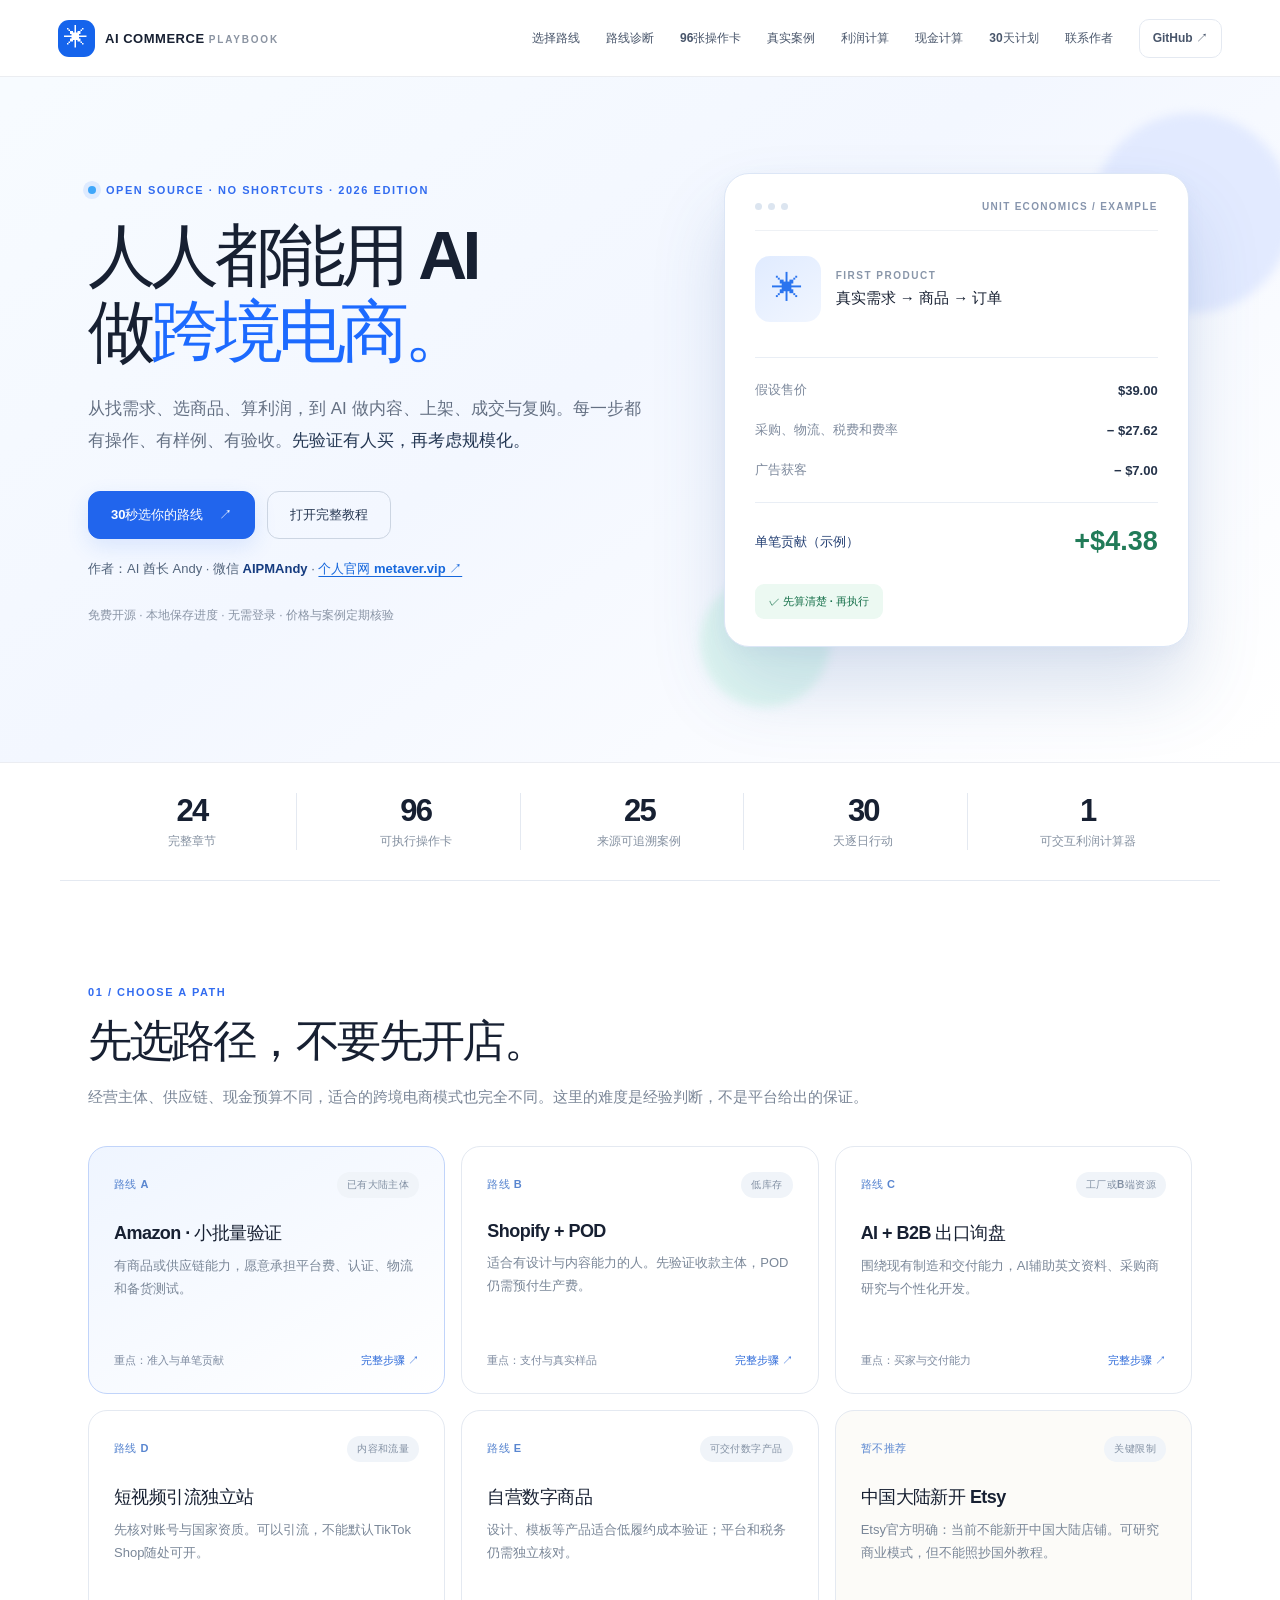
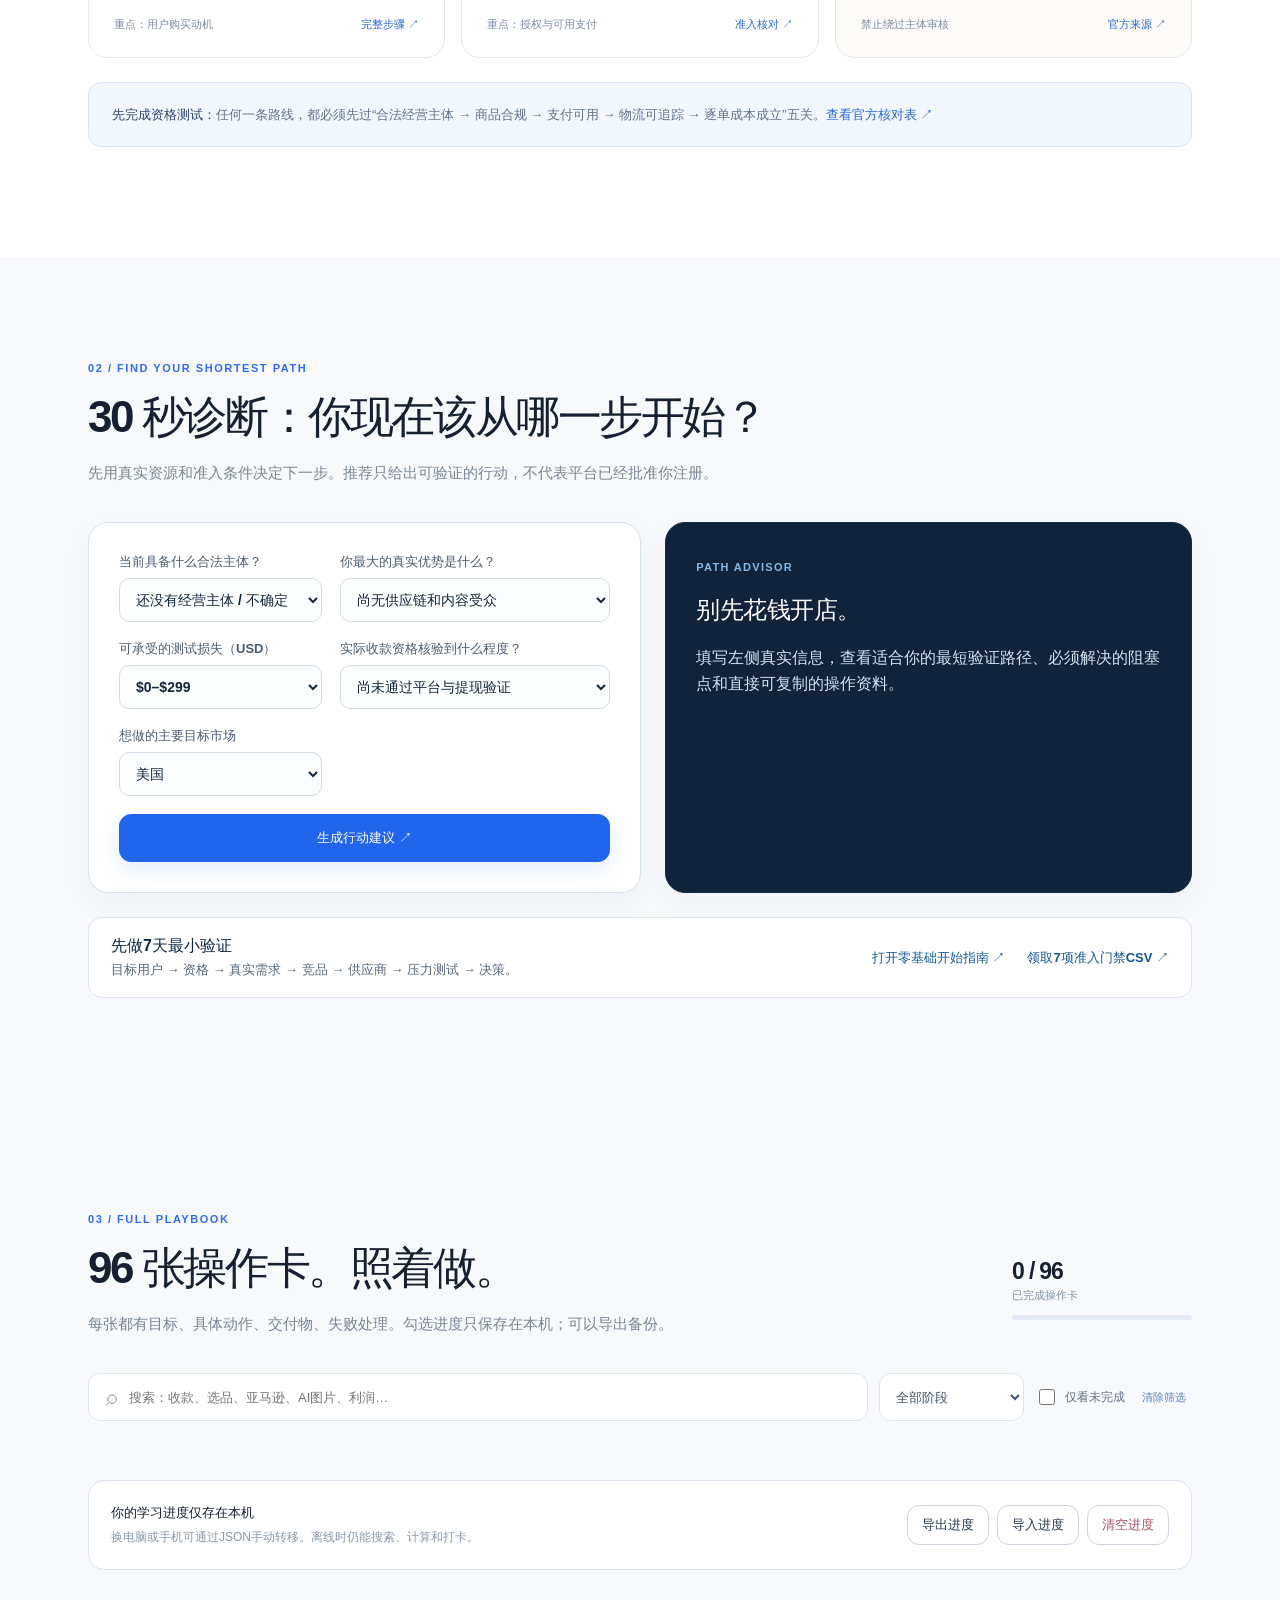
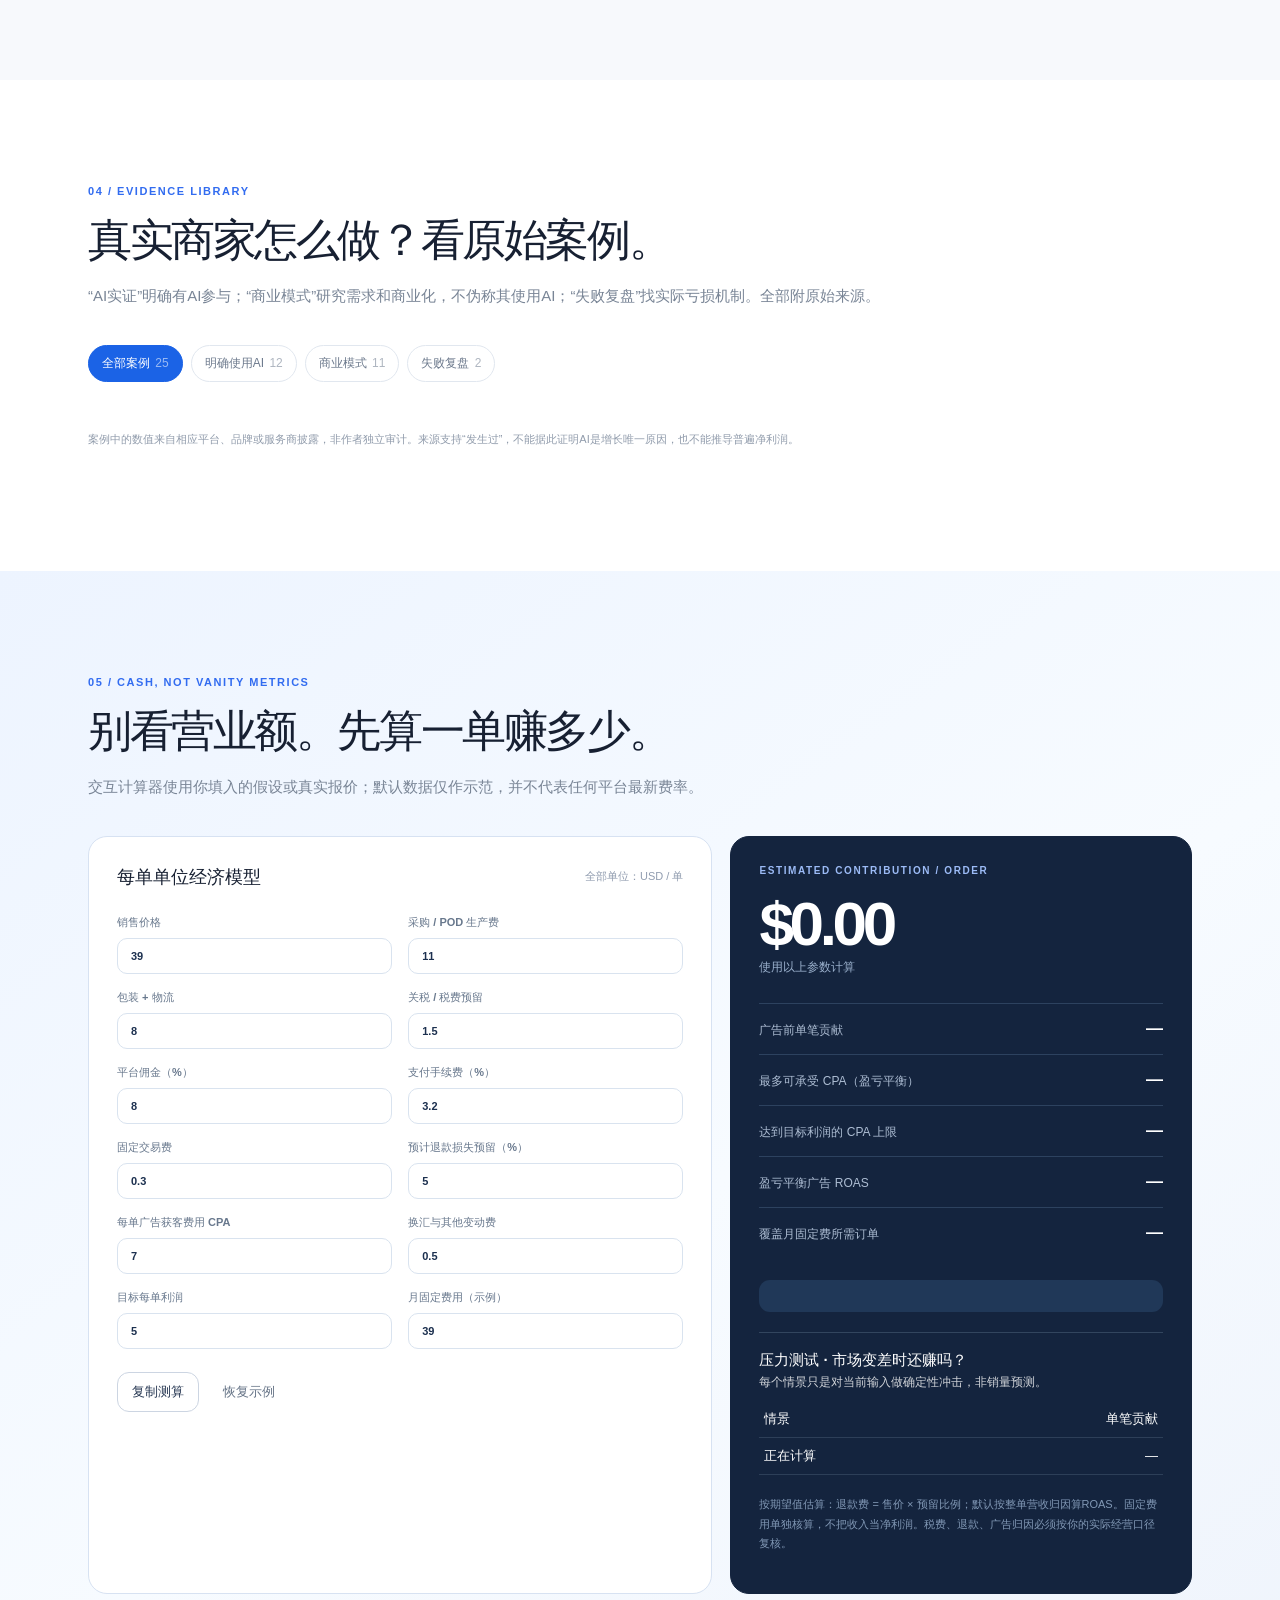
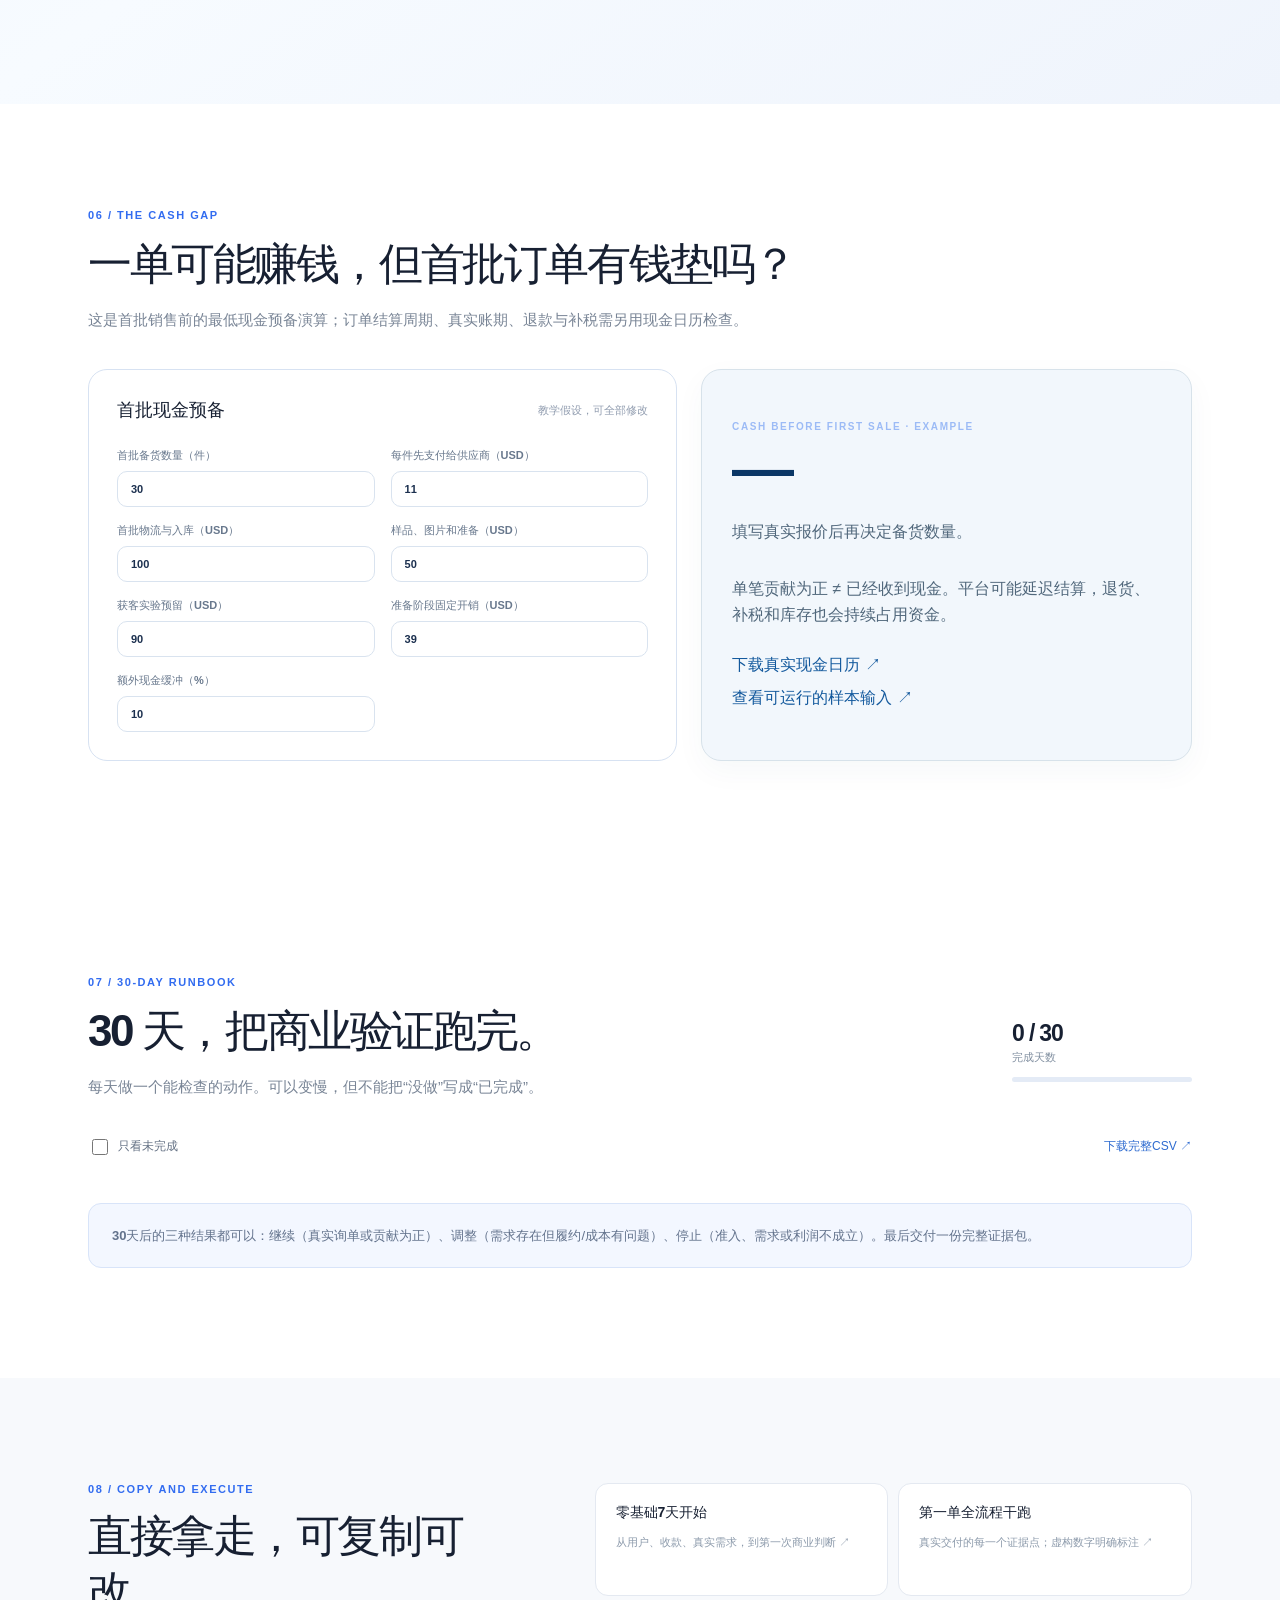
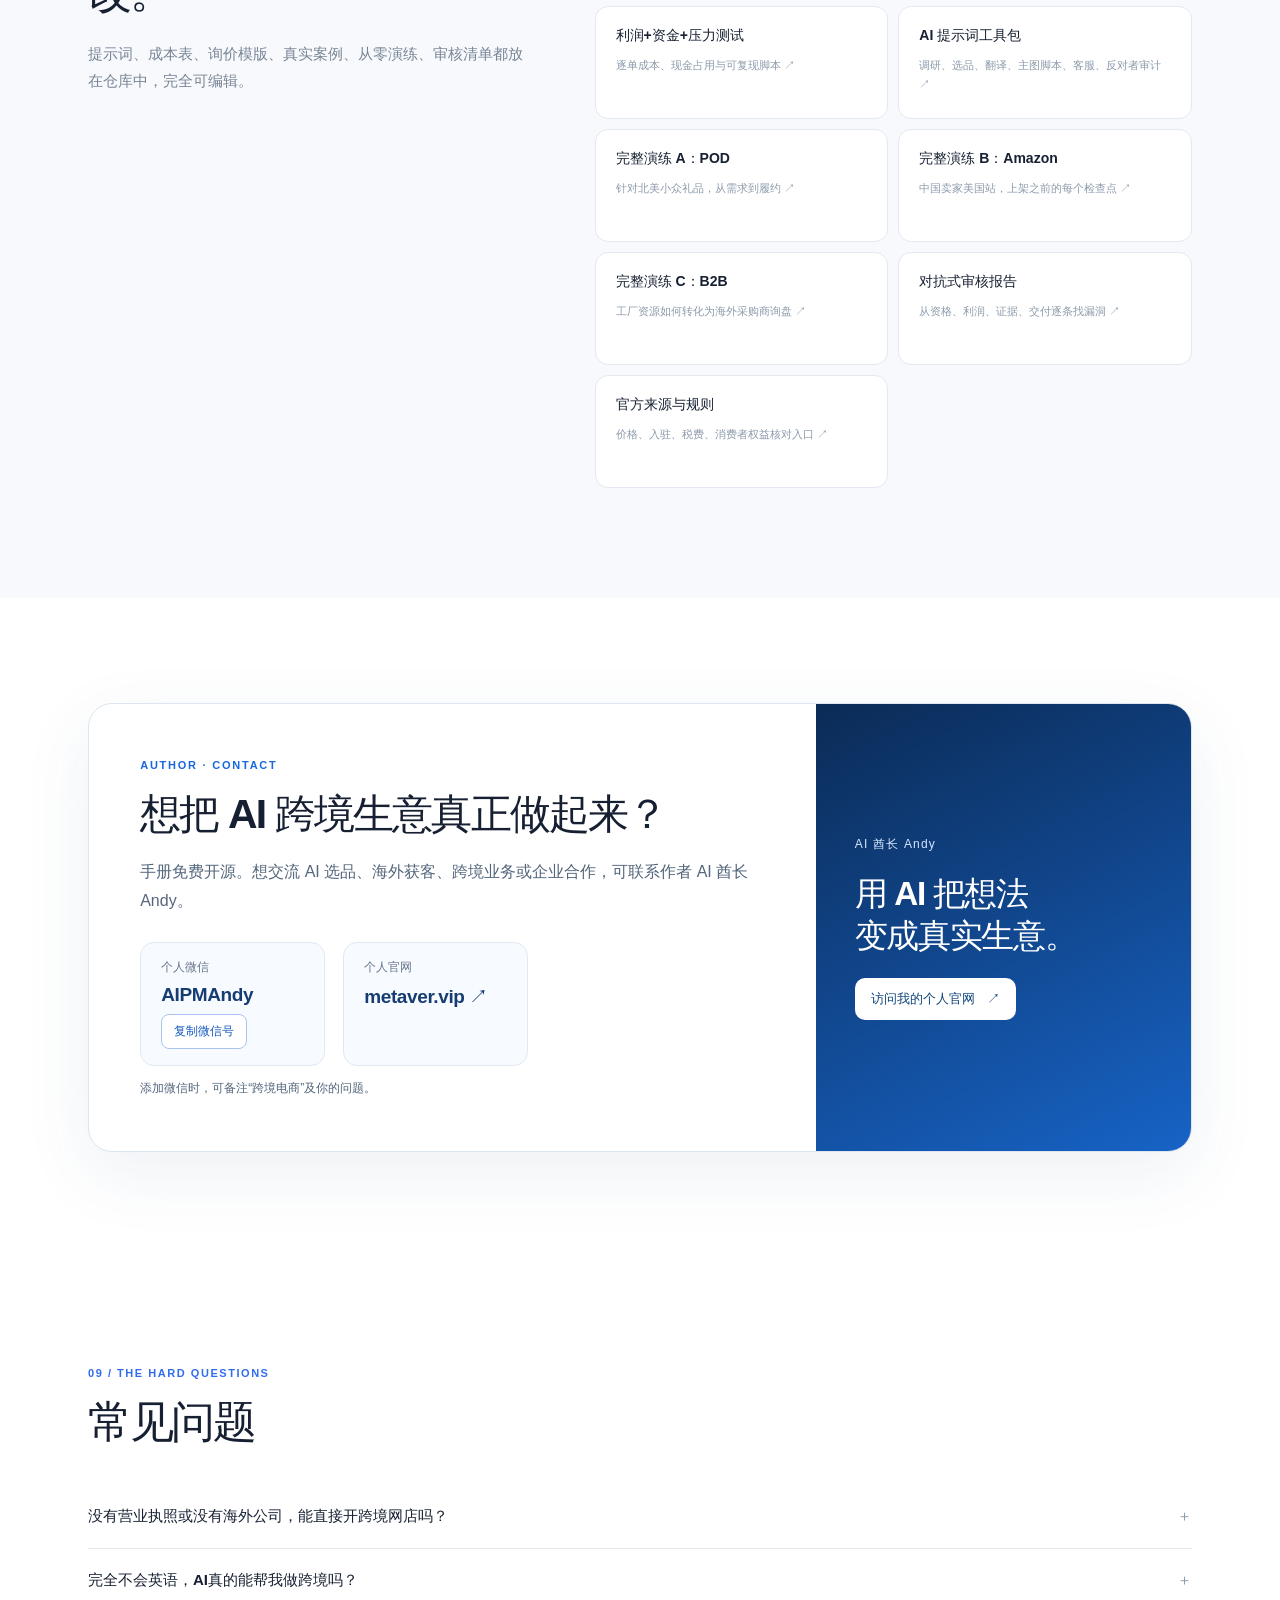
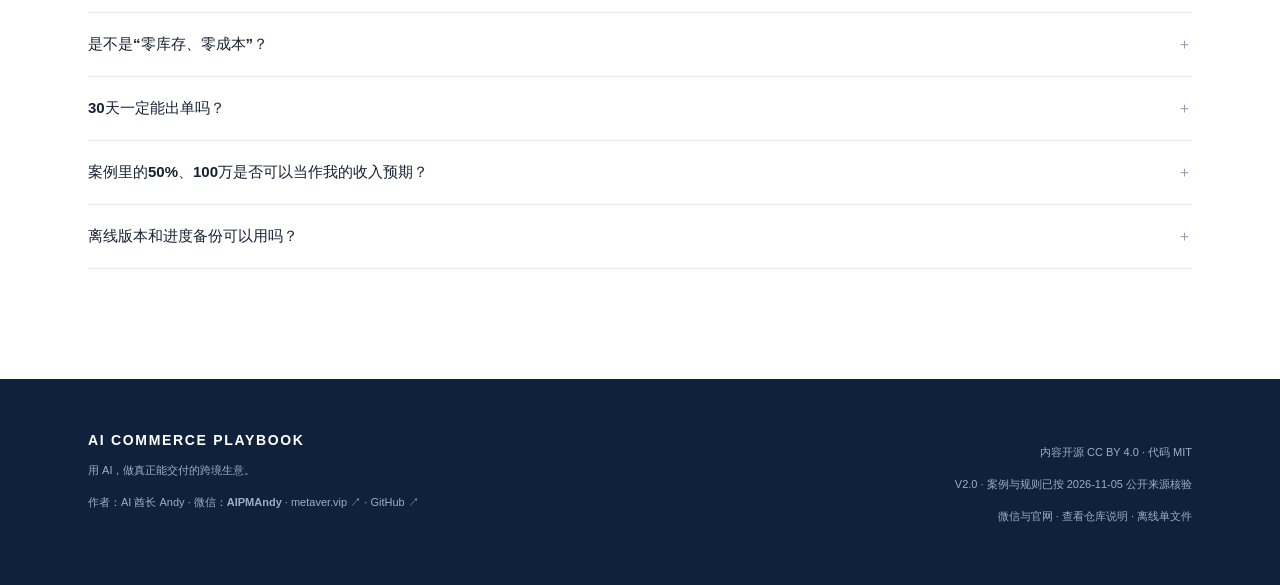
<file: offline.html>
<!doctype html>
<html lang="zh-CN"><head>
<meta charset="utf-8"><meta name="viewport" content="width=device-width, initial-scale=1"><meta name="theme-color" content="#f8fafb">
<title>离线版 · AI 跨境电商赚钱实战手册 · AI 酋长 Andy</title>
<meta name="description" content="AI 跨境电商从零开始：24章、96张操作卡、25个可追溯案例、30天计划、资格路线诊断、利润与现金压力测试、可复用文件的开源网站。免费开源，证据可追溯。">
<meta property="og:title" content="人人都能用 AI 做跨境电商｜开源实战手册"><meta property="og:description" content="不是空讲AI开店，是真实需求到第一笔可兑现利润的完整实战路径。">
<meta property="og:type" content="website"><meta property="og:image" content="https://raw.githubusercontent.com/AIPMAndy/ai-cross-border-ecommerce-playbook/main/assets/cover.svg">
<link rel="icon" type="image/svg+xml" href="[data-uri]"><style>:root{font-family:Inter,ui-sans-serif,-apple-system,BlinkMacSystemFont,"SF Pro Display","PingFang SC","Microsoft Yahei",sans-serif;color:#172032;background:#fff;font-synthesis:none;scroll-behavior:smooth;--ink:#152237;--muted:#6d7788;--line:#e4e9f1;--brand:#2563eb;--blue:#1c6aff;--surface:#f5f7fa}*{box-sizing:border-box}body{margin:0;-webkit-font-smoothing:antialiased}a{color:inherit;text-decoration:none}button,input,select{font:inherit}button{cursor:pointer}.wrap{max-width:1160px;margin:auto;padding-left:28px;padding-right:28px}.skip{position:absolute;left:-999px;top:auto}.skip:focus{left:10px;top:10px;background:white;padding:10px;z-index:50}.topbar{position:sticky;top:0;z-index:100;background:rgba(255,255,255,.91);backdrop-filter:blur(22px);border-bottom:1px solid #ebedf1}.nav-inner{max-width:1220px;padding:0 28px;margin:auto;min-height:76px;display:flex;align-items:center;justify-content:space-between}.brand{font-size:13px;letter-spacing:.04em;font-weight:850;display:flex;gap:10px;align-items:center}.brand small{font-size:10px;color:#8b94a2;letter-spacing:.18em;font-weight:700}.brand-mark{background:#1564ec;color:white;width:37px;height:37px;display:grid;place-items:center;border-radius:11px;font-size:24px}.nav-links{display:flex;align-items:center;gap:26px;font-size:12px;color:#49566b;font-weight:650}.nav-links a:hover,.footer a:hover{color:var(--blue)}.repo-link{border:1px solid var(--line);padding:10px 13px;border-radius:10px}.mobile-menu{display:none;background:none;border:0;font-size:24px}.hero{background:linear-gradient(145deg,#f7fbff 2%,#f3f7ff 45%,#fff 98%);overflow:hidden;border-bottom:1px solid #ebedf2}.hero-inner{padding-top:96px;padding-bottom:115px;display:grid;grid-template-columns:1.1fr .9fr;align-items:center;gap:56px;min-height:600px}.eyebrow,.section-kicker{color:#326cf0;font-weight:800;letter-spacing:.14em;font-size:11px;text-transform:uppercase}.eyebrow{display:flex;gap:10px;align-items:center}.dot{background:#3fa7fa;border-radius:100%;width:8px;height:8px;display:inline-block;box-shadow:0 0 0 5px #deebff}.hero h1{font-size:clamp(46px,5.3vw,72px);line-height:1.11;margin:22px 0 24px;letter-spacing:-.07em;font-weight:850}.hero h1 span{color:var(--blue)}.hero-sub{font-size:17px;line-height:1.9;color:#647083;max-width:555px;margin:0}.hero-sub strong{color:#253854;font-weight:750}.hero-btns{display:flex;gap:12px;flex-wrap:wrap;margin-top:34px}.btn{display:inline-flex;justify-content:center;align-items:center;gap:16px;border-radius:12px;padding:14px 22px;font-size:13px;font-weight:750;transition:all .16s;outline-offset:3px}.btn:hover{transform:translateY(-1px)}.btn.primary{background:#2165ed;color:#fff;border:1px solid #2165ed;box-shadow:0 8px 22px #2f73ef22}.btn.outline{border:1px solid #ccd5e2;color:#263752;background:transparent}.btn.small{padding:10px 14px}.btn.text-only{border:0;color:#657386;background:transparent}.btn.danger{color:#aa5360}.hero-fine{color:#8994a5;font-size:12px;margin-top:26px}.hero-visual{position:relative;min-width:0}.visual-surface{position:relative;z-index:2;max-width:465px;margin:0 auto;background:#fff;border:1px solid #dce6f6;border-radius:25px;box-shadow:0 42px 72px #3f67a42d,0 6px 17px #7b9acc13;padding:27px 30px}.s-top{display:flex;align-items:center;gap:6px;border-bottom:1px solid #eef1f5;padding-bottom:18px}.s-dot{height:7px;width:7px;border-radius:100%;background:#dce5f0}.s-title{margin-left:auto;font-size:10px;color:#8795ad;letter-spacing:.13em;font-weight:800}.s-product{display:flex;gap:15px;align-items:center;padding:25px 0 23px}.mini-box{width:66px;height:66px;background:linear-gradient(145deg,#e0ebff,#f1f6ff);border-radius:15px;display:grid;place-items:center;color:#2a74ef;font-size:31px}.s-label{display:block;color:#8996a9;font-size:10px;letter-spacing:.15em;font-weight:800;margin-bottom:8px}.s-product strong{font-size:15px}.s-divider{height:1px;background:#e9eef5;margin:12px 0}.s-line{display:flex;justify-content:space-between;align-items:center;color:#7f8b9e;font-size:13px;padding:11px 0}.s-line b{color:#25334a;font-variant-numeric:tabular-nums}.s-line.total{font-weight:800;color:#213d71}.s-line.total b{font-size:27px;color:#217b58}.s-chip{display:table;margin-top:16px;background:#ecf9f2;color:#17714b;padding:10px 14px;font-weight:750;font-size:11px;border-radius:9px}.orb{position:absolute;border-radius:100%;filter:blur(5px)}.orb-a{width:200px;height:200px;background:#e2eaff;right:-100px;top:-60px}.orb-b{width:130px;height:130px;background:#e0f7f2;left:-20px;bottom:-60px}.stats{display:grid;grid-template-columns:repeat(5,1fr);gap:15px;padding-top:30px;padding-bottom:30px;border-bottom:1px solid var(--line)}.stats>div{display:flex;flex-direction:column;align-items:center;border-right:1px solid var(--line)}.stats>div:last-child{border-right:0}.stats strong{font-size:31px;letter-spacing:-.06em}.stats span{margin-top:4px;color:#8591a1;font-size:12px}.section{padding-top:105px;padding-bottom:110px;scroll-margin-top:80px}.section-grey{background:#f7f9fc}.section-heading{max-width:820px;margin:15px 0 36px}.section-heading h2,.faq h2,.resource-section h2{letter-spacing:-.055em;font-size:clamp(29px,3.7vw,44px);line-height:1.27;margin:0 0 14px}.section-heading p,.resource-section p{font-size:15px;line-height:1.8;color:#798596;margin:0}.section-heading.split{display:flex;justify-content:space-between;align-items:end;max-width:none;gap:36px}.section-heading.split>div:first-child{max-width:760px}.route-grid{display:grid;grid-template-columns:repeat(3,1fr);gap:16px}.route-card{background:#fff;border:1px solid var(--line);border-radius:19px;padding:25px;min-height:248px;display:flex;flex-direction:column;transition:border-color .15s,box-shadow .15s}.route-card:hover{border-color:#a9bfeb;box-shadow:0 10px 30px #64799c16}.route-card.chosen{background:linear-gradient(150deg,#eff5ff,#fff);border-color:#c1d4fa}.route-card.warning-route{background:#fcfbf8}.tagline{display:flex;justify-content:space-between;align-items:center;color:#5986d0;font-size:11px;font-weight:800;letter-spacing:.04em}.tag{border-radius:20px;background:#f0f4f9;color:#8290a3;padding:6px 10px;font-size:10px;font-weight:750}.route-card h3{font-size:18px;letter-spacing:-.03em;margin:23px 0 9px}.route-card p{font-size:13px;line-height:1.78;color:#7a8798;margin:0}.route-meta{font-size:11px;color:#7e8ba0;display:flex;justify-content:space-between;align-items:center;margin-top:auto;padding-top:26px;gap:8px}.route-meta a,.note-banner a{color:#2a68d9;font-weight:750}.note-banner{border:1px solid #d8e4f9;background:#f3f7ff;border-radius:13px;padding:20px 23px;font-size:13px;line-height:1.8;color:#62728c;margin-top:24px}.note-banner strong{color:#2b426e}.complete-box{min-width:180px;align-self:center}.complete-box strong{font-size:23px;font-variant-numeric:tabular-nums;display:block;letter-spacing:-.05em}.complete-box span{font-size:11px;color:#8290a1}.track{height:5px;border-radius:20px;background:#e4ebf6;overflow:hidden;margin-top:12px}.track i{display:block;width:0%;background:#2772f3;height:100%;border-radius:20px;transition:width .2s}.toolbar{display:flex;gap:11px;align-items:center;flex-wrap:wrap;margin:36px 0 17px}.search-field{height:48px;display:flex;align-items:center;gap:10px;border:1px solid #dce4ee;background:#fff;border-radius:12px;padding:0 17px;flex:1;min-width:280px;color:#99a6b7}.search-field span{font-size:22px}.search-field input{border:0;outline:0;flex:1;width:100%;font-size:13px;min-width:0;background:transparent;color:#25344a}.toolbar select{border:1px solid #dce4ee;background:white;border-radius:12px;height:48px;padding:0 12px;min-width:145px;color:#45556c;font-size:13px}.checkline{display:flex;align-items:center;gap:7px;font-size:12px;color:#637083;white-space:nowrap}.checkline input{accent-color:#2470eb;width:16px;height:16px}.tiny-button{border:0;background:transparent;color:#5981c6;font-size:11px}.stage-pills,.case-pills{display:flex;flex-wrap:wrap;gap:8px;margin-bottom:20px}.stage-pill,.case-pill{border:1px solid #e1e7ef;background:white;color:#6d7a8d;padding:9px 13px;border-radius:20px;font-size:12px}.stage-pill.active,.case-pill.active{background:#1b63e6;border-color:#1b63e6;color:#fff}.case-pill span{opacity:.55;padding-left:2px}.resultcount{font-size:12px;color:#8c97a6}.action-list{display:grid;grid-template-columns:repeat(2,minmax(0,1fr));gap:14px}.action-card{padding:24px;border-radius:17px;background:white;border:1px solid #e3e8f0;min-width:0}.action-header{display:flex;justify-content:space-between;align-items:center;gap:10px}.action-id{color:#4c7cd3;font-size:11px;font-weight:800;letter-spacing:.1em}.action-time{color:#8f9cae;font-size:10px}.action-card h3{font-size:16px;margin:13px 0 8px;letter-spacing:-.025em}.action-goal{font-size:12px;color:#728095;line-height:1.65;margin:0 0 15px}.action-card details{border-top:1px solid #eef1f5;padding:12px 0 0}.action-card summary{font-weight:750;color:#3a5279;font-size:12px;cursor:pointer;list-style:none}.action-card summary::after{content:'⌄';float:right}.action-card details[open] summary::after{content:'⌃'}.action-card ol{padding-left:20px;font-size:12px;color:#536279;line-height:1.85}.action-card .deliverable,.action-card .fallback{font-size:12px;color:#6c7b8d;line-height:1.7;margin:8px 0}.deliverable strong{color:#2068d2}.done-label{display:flex;gap:7px;align-items:center;color:#617086;font-size:11px;cursor:pointer}.done-label input{width:17px;height:17px;accent-color:#2773f3}.action-card.is-done{background:#fbfcff;border-color:#b8d2fa}.backup-panel{display:flex;gap:20px;align-items:center;justify-content:space-between;border:1px solid #dce4ef;background:white;border-radius:16px;margin-top:22px;padding:22px}.backup-panel strong{font-size:13px}.backup-panel p{color:#8a97a8;font-size:12px;line-height:1.6;margin:6px 0 0}.inline-status{font-size:11px;color:#b15f4b}.backup-actions{display:flex;gap:8px;flex-wrap:wrap}.filelabel{cursor:pointer}.empty{padding:30px;border-radius:16px;background:white;color:#8793a4}.case-pills{margin-bottom:23px}.case-grid{display:grid;grid-template-columns:repeat(3,minmax(0,1fr));gap:15px}.case-card{border:1px solid #e2e7ed;border-radius:17px;padding:22px;background:#fff;display:flex;flex-direction:column;min-height:330px}.case-tag{font-size:10px;letter-spacing:.1em;color:#3c75d1;font-weight:800}.case-tag.failure{color:#ac6249}.case-card h3{font-size:19px;margin:12px 0 3px}.case-theme{font-size:12px;color:#6d80a1;font-weight:700}.case-card p{font-size:12px;color:#647286;line-height:1.8}.case-card .takeaway{border-top:1px solid #edf1f6;padding-top:12px;color:#344864}.case-card .case-footer{margin-top:auto;display:flex;flex-direction:column;gap:10px}.case-card .case-footer small{font-size:10px;color:#96a1b0;line-height:1.5}.case-card a{font-size:12px;color:#2467d4;font-weight:750}.case-disclosure,.calc-note{font-size:11px;color:#919cac;line-height:1.8;margin-top:25px}.calculator-section{background:linear-gradient(145deg,#edf4ff,#f7fbff 55%,#eff4fc)}.calc-layout{display:grid;grid-template-columns:1.15fr .85fr;gap:18px}.calc-form,.calc-output{border-radius:19px;padding:28px;border:1px solid #d7e2f2;background:#fff}.form-head{display:flex;justify-content:space-between;align-items:center;gap:12px;margin-bottom:26px}.form-head h3{margin:0;font-size:18px}.form-head span{font-size:11px;color:#909caf}.input-grid{display:grid;grid-template-columns:repeat(2,minmax(0,1fr));gap:16px}.input-grid label{font-size:11px;color:#68788d;font-weight:700}.input-grid input{display:block;margin-top:8px;width:100%;padding:11px 13px;border:1px solid #d9e3ef;border-radius:10px;color:#1c304f;font-variant-numeric:tabular-nums;outline-color:#5d96fb}.calc-actions{display:flex;gap:10px;margin-top:23px}.calc-output{background:#14243e;color:#fff;border:1px solid #14243e;display:flex;flex-direction:column}.calc-label{font-size:10px;letter-spacing:.16em;color:#9cbbf6;font-weight:800}.calc-output>strong{font-size:clamp(43px,5vw,62px);margin-top:12px;font-variant-numeric:tabular-nums;letter-spacing:-.07em}.calc-output>strong.negative{color:#ffa9a2}.calc-output>p#netStatus{font-size:12px;color:#9ab0cc;margin:0 0 27px}.bigmetric{display:flex;justify-content:space-between;gap:18px;padding:15px 0;border-top:1px solid #2d425f;align-items:baseline}.bigmetric span{font-size:12px;color:#adbdd3}.bigmetric b{font-size:17px;font-variant-numeric:tabular-nums;white-space:nowrap}.mini-alert{background:#203858;padding:16px;border-radius:11px;color:#c8daf7;font-size:12px;line-height:1.75;margin-top:22px}.calc-output .calc-note{color:#8198b5;margin-top:auto;padding-top:20px}.day-grid{display:grid;grid-template-columns:repeat(3,minmax(0,1fr));gap:11px}.day-card{display:flex;gap:12px;align-items:flex-start;border:1px solid var(--line);border-radius:13px;padding:15px;background:white;min-height:97px}.day-card.checked{border-color:#bcd5fa;background:#f8fbff}.day-card input{margin-top:6px;width:17px;height:17px;accent-color:#2d74ee;flex-shrink:0}.day-card b{font-size:11px;color:#3c78d5}.day-card strong{display:block;font-size:12px;margin:6px 0}.day-card span{color:#8a96a7;font-size:11px;line-height:1.5}.plan-tools{display:flex;justify-content:space-between;margin-bottom:19px;align-items:center}.plan-tools a{font-size:12px;color:#2e6bd0}.note-banner.bottom{margin-top:26px}.resource-section{display:grid;grid-template-columns:.85fr 1.15fr;gap:65px;align-items:start}.resource-section h2{margin:13px 0 20px}.resource-grid{display:grid;grid-template-columns:1fr 1fr;gap:10px}.resource-grid a{display:flex;flex-direction:column;background:#fff;border:1px solid var(--line);border-radius:13px;padding:20px;min-height:113px;transition:box-shadow .15s}.resource-grid a:hover{box-shadow:0 10px 20px #9ab0cb17}.resource-grid strong{font-size:14px}.resource-grid span{color:#8c9aab;line-height:1.7;margin-top:11px;font-size:11px}.faq{padding-bottom:110px}.faq h2{margin:15px 0 35px}.faq details{border-bottom:1px solid #e4e9ef;padding:22px 0}.faq summary{cursor:pointer;font-size:15px;font-weight:700;list-style:none}.faq summary::after{content:'＋';float:right;color:#8d9aad}.faq details[open] summary::after{content:'－'}.faq details p{max-width:820px;color:#6d7b8e;line-height:1.8;font-size:13px}.footer{background:#10213b;color:#cad7eb}.footer-inner{padding-top:52px;padding-bottom:48px;display:flex;justify-content:space-between;gap:40px}.footer strong{font-size:14px;letter-spacing:.12em;color:white}.footer p{font-size:11px;color:#9baec9;line-height:2;margin:10px 0}.footer-right{text-align:right}@media(max-width:900px){.hero-inner{grid-template-columns:1fr;padding-top:78px;padding-bottom:80px}.hero-visual{max-width:520px;width:100%;margin:auto}.route-grid,.case-grid,.day-grid{grid-template-columns:repeat(2,minmax(0,1fr))}.calc-layout,.resource-section{grid-template-columns:1fr}.nav-links{gap:12px}}@media(max-width:620px){.wrap,.nav-inner{padding-left:18px;padding-right:18px}.nav-inner{min-height:63px}.mobile-menu{display:block}.nav-links{display:none;position:absolute;top:63px;left:0;right:0;background:#fff;flex-direction:column;padding:20px 18px;border-bottom:1px solid var(--line);align-items:stretch;gap:18px}.nav-links.open{display:flex}.hero-inner{padding-top:57px;padding-bottom:64px;gap:45px;min-height:auto}.hero h1{font-size:45px;letter-spacing:-.065em}.hero-sub{font-size:14px}.visual-surface{padding:20px 19px}.stats{grid-template-columns:repeat(5,1fr);gap:0}.stats strong{font-size:22px}.stats span{font-size:9px;text-align:center}.section{padding-top:69px;padding-bottom:75px}.route-grid,.action-list,.case-grid,.day-grid,.resource-grid{grid-template-columns:1fr}.route-card{min-height:200px}.section-heading.split{display:block}.complete-box{max-width:220px;margin-top:26px}.toolbar{align-items:stretch}.toolbar select{flex:1}.backup-panel,.footer-inner{flex-direction:column;align-items:flex-start}.input-grid{gap:12px}.calc-form,.calc-output{padding:18px}.input-grid input{font-size:14px;padding:11px 7px}.footer-right{text-align:left}.hero-btns .btn{width:100%}.eyebrow{font-size:9px;letter-spacing:.08em}.case-card{min-height:auto}.resource-section{gap:25px}}
@media(prefers-reduced-motion:reduce){*,*::before,*::after{transition:none!important;scroll-behavior:auto!important}}

.card-resource-link{display:inline-flex;margin-top:15px;color:#2466db;font-weight:750;font-size:12px;border:1px solid #cbdaf5;border-radius:10px;padding:10px 13px;background:#f5f9ff}.card-resource-link:hover{background:#ebf2ff}

/* V2 · interactive launch advisor, cash and adversarial stress test */
.advisor-layout,.cash-layout{display:grid;grid-template-columns:1.05fr 1fr;gap:24px;align-items:stretch}
.advisor-form,.advisor-result,.cash-result{border:1px solid #d7e2ea;background:#fff;border-radius:20px;padding:30px;box-shadow:0 10px 30px rgba(31,66,91,.04)}
.advisor-form{display:grid;grid-template-columns:1fr 1fr;gap:18px}
.advisor-form label{display:grid;gap:7px;font-size:13px;color:#4c5c70;font-weight:650}
.advisor-form select{padding:12px 12px;border-radius:10px;border:1px solid #d1dce7;background:#fbfdff;max-width:100%;font-size:14px;color:#14253b}
.advisor-form .advisor-submit{grid-column:1/-1;width:100%;justify-content:center;min-height:45px}
.advisor-result{background:#10233b;color:#f0f7ff;border-color:#142d4b;line-height:1.6}
.advisor-result h3{color:white;font-size:24px;letter-spacing:-.02em;margin:12px 0}
.advisor-result p{color:#d4e2f0;line-height:1.6}
.advisor-result ol,.advisor-result ul{padding-left:22px;margin:10px 0 14px}
.advisor-result li{padding:3px 0;color:#e6eef6}
.advisor-result a{display:inline-block;margin:12px 12px 0 0;color:#a6d6ff;text-decoration:underline;text-underline-offset:4px}
.advisor-overline{font-weight:700;font-size:11px;letter-spacing:.12em;color:#82b8e6}
.starter-strip{display:flex;align-items:center;gap:22px;border:1px solid #dce5ec;border-radius:14px;padding:18px 22px;margin-top:24px;flex-wrap:wrap;background:#fff}
.starter-strip div{flex:1;min-width:200px}.starter-strip b{color:#0e2741}.starter-strip p{font-size:13px;margin:4px 0 0;color:#56677c}.starter-strip a{white-space:nowrap;color:#14589b;font-size:13px;font-weight:700}
.stress-wrap{margin-top:20px;border-top:1px solid rgba(120,145,170,.3);padding-top:18px}.stress-wrap h4{font-size:15px;color:inherit;margin:0 0 4px}.stress-wrap p{font-size:12px;opacity:.8;margin:0 0 10px}
.stress-table{border-collapse:collapse;width:100%;font-size:13px}.stress-table td,.stress-table th{border-bottom:1px solid rgba(144,169,191,.2);padding:9px 5px;text-align:left}.stress-table td:last-child,.stress-table th:last-child{text-align:right;font-variant-numeric:tabular-nums}
.stress-loss{color:#f77e83!important;font-weight:800}.stress-ok{font-weight:700}.cash-layout{grid-template-columns:1.2fr 1fr}.cash-result{display:flex;flex-direction:column;justify-content:center;background:#f2f7fc}.cash-result strong{font-size:clamp(38px,5vw,62px);letter-spacing:-.055em;color:#0b3766}.cash-result p{color:#50677b;line-height:1.6}.cash-result a{font-weight:700;color:#13599d;margin-top:12px}
@media(max-width:860px){.advisor-layout,.cash-layout{grid-template-columns:1fr}.advisor-form{grid-template-columns:1fr 1fr}}
@media(max-width:540px){.advisor-form,.advisor-result,.cash-result{padding:18px;border-radius:14px}.advisor-form{grid-template-columns:1fr}.starter-strip{gap:10px;padding:16px}.starter-strip a{white-space:normal}.cash-result strong{font-size:46px}}

/* Author contact · visible in homepage, mobile and offline build */
.hero-contact{font-size:13px;line-height:1.8;margin:18px 0 0;color:#52647c}
.hero-contact strong{color:#163c80;user-select:all}
.hero-contact a{color:#1768dc;font-weight:750;text-decoration:underline;text-underline-offset:3px}
.andy-contact{scroll-margin-top:96px}
.andy-contact-card{display:grid;grid-template-columns:minmax(0,1.65fr) minmax(240px,.85fr);overflow:hidden;border:1px solid #dce5f0;border-radius:24px;box-shadow:0 22px 70px rgba(35,81,127,.08);background:#fff}
.andy-contact-main{padding:clamp(26px,4vw,52px)}
.andy-contact-kicker{font-size:11px;font-weight:850;letter-spacing:.16em;color:#1768dc}
.andy-contact h2{font-size:clamp(25px,3.2vw,42px);letter-spacing:-.045em;margin:14px 0}
.andy-contact p{line-height:1.8;color:#53667b}
.andy-contact-details{display:flex;gap:18px;flex-wrap:wrap;margin-top:26px}
.andy-contact-detail{display:flex;flex-direction:column;align-items:flex-start;gap:8px;border:1px solid #e0e8f2;background:#f7fbff;border-radius:14px;padding:16px 20px;min-width:185px}
.andy-contact-detail>span{font-size:12px;color:#67758a}
.andy-contact-detail strong,.andy-contact-detail a{font-size:19px;letter-spacing:-.02em;color:#173c72;font-weight:850}
.andy-copy{cursor:pointer;border:1px solid #a9c4ef;border-radius:8px;color:#155abd;background:#fff;padding:8px 12px;font-weight:750;font-size:12px}
.andy-copy:hover,.andy-copy:focus-visible{border-color:#236dec;background:#edf5ff}
.andy-copy-result{font-size:12px;min-height:22px;margin:12px 0 0}
.andy-contact-side{background:linear-gradient(155deg,#0b2b56,#1763c6);color:#fff;display:flex;flex-direction:column;justify-content:center;align-items:flex-start;gap:20px;padding:clamp(26px,3vw,42px)}
.andy-contact-side>span{font-size:12px;color:#d6e8ff;letter-spacing:.1em}
.andy-contact-side>strong{font-size:clamp(25px,2.6vw,34px);line-height:1.28;letter-spacing:-.04em}
.andy-site-cta{display:inline-flex;align-items:center;gap:12px;border-radius:10px;padding:12px 16px;background:#fff;color:#11467c;font-size:13px;font-weight:850}
.andy-site-cta:hover{background:#e6f3ff}
@media(max-width:800px){.andy-contact-card{grid-template-columns:1fr}.andy-contact-side{min-height:215px}}
@media(max-width:540px){.andy-contact{padding-top:24px;padding-bottom:24px}.andy-contact-card{border-radius:18px}.andy-contact-main{padding:24px 20px}.andy-contact-details{flex-direction:column}.andy-contact-detail{width:100%}.hero-contact{font-size:12px}}
</style>
<script>window.PLAYBOOK_DATA = {"chapters":[{"id":"01","title":"确定真正的目标","stage":"定位","thesis":"跨境赚钱的最小单位是每单可兑现的现金贡献，不是店铺数量。","file":"chapters/01.md"},{"id":"02","title":"国别与平台资格","stage":"定位","thesis":"先看主体与平台准入，再谈流量。","file":"chapters/02.md"},{"id":"03","title":"寻找细分需求","stage":"需求","thesis":"不是看销量榜模仿爆品，而是找客户反复抱怨的痛点。","file":"chapters/03.md"},{"id":"04","title":"竞品拆解与价格带","stage":"需求","thesis":"竞争不是坏事；只有高竞争且无差异化才危险。","file":"chapters/04.md"},{"id":"05","title":"AI辅助选品评分","stage":"需求","thesis":"AI负责筛选候选，不负责虚构销量。","file":"chapters/05.md"},{"id":"06","title":"供应商开发与样品","stage":"供应链","thesis":"商品质量不是AI能替你承担的。","file":"chapters/06.md"},{"id":"07","title":"物流和履约选择","stage":"供应链","thesis":"跨境的真正承诺是货能按约定到手。","file":"chapters/07.md"},{"id":"08","title":"税费与商品合规","stage":"供应链","thesis":"收得到钱不代表能合法、可靠地交付。","file":"chapters/08.md"},{"id":"09","title":"财务模型与最低利润","stage":"经济","thesis":"没有算清净贡献前，不存在好卖的商品。","file":"chapters/09.md"},{"id":"10","title":"AI创建英文商品页","stage":"转化","thesis":"AI可以写第一稿，但产品事实必须来自样品。","file":"chapters/10.md"},{"id":"11","title":"AI图片与短视频","stage":"转化","thesis":"创意可以AI生成，商品实体不能被虚构成另一个东西。","file":"chapters/11.md"},{"id":"12","title":"店铺与首款上架","stage":"转化","thesis":"先让陌生人能理解商品，不追求一开始就把网站做漂亮。","file":"chapters/12.md"},{"id":"13","title":"Amazon上架和FBA/FBM","stage":"渠道","thesis":"平台生意更像履约与运营考试，不是搭站比赛。","file":"chapters/13.md"},{"id":"14","title":"Shopify与POD路径","stage":"渠道","thesis":"无库存不等于零现金风险。","file":"chapters/14.md"},{"id":"15","title":"B2B出口与批发","stage":"渠道","thesis":"成交一个稳定买家，有时比无差别投上千次广告更重要。","file":"chapters/15.md"},{"id":"16","title":"TikTok/短视频获客","stage":"获客","thesis":"短视频的任务是解释为什么买，不是把播放量当成交。","file":"chapters/16.md"},{"id":"17","title":"Google搜索与SEO","stage":"获客","thesis":"当用户已在搜索问题时，优质答案比泛流量值钱。","file":"chapters/17.md"},{"id":"18","title":"广告小额验证","stage":"获客","thesis":"投放是购买反馈，不是购买确定收入。","file":"chapters/18.md"},{"id":"19","title":"邮件和复购","stage":"增长","thesis":"只有先完成交付和客户同意，复购才值得讨论。","file":"chapters/19.md"},{"id":"20","title":"客服、退款与差评","stage":"增长","thesis":"差评本身是一份免费的产品研发报告。","file":"chapters/20.md"},{"id":"21","title":"数据看板与复盘","stage":"增长","thesis":"只追踪能改变决策的数字。","file":"chapters/21.md"},{"id":"22","title":"AI协作与自动化","stage":"增长","thesis":"先让AI处理重复文本，再让程序处理重复数据。","file":"chapters/22.md"},{"id":"23","title":"三条实战演练","stage":"实践","thesis":"案例必须能看见每一步，而不只是最终结果。","file":"chapters/23.md"},{"id":"24","title":"30天冲刺与持续迭代","stage":"实践","thesis":"30天的成果是跑通可核验的链路，不是保证赚到钱。","file":"chapters/24.md"}],"cards":[{"id":"01-01","chapter":"01","stage":"定位","title":"确定客户与目标国","goal":"用一句话定义目标用户","steps":["1. 打开决策模板，先填所在国家、合法主体、可承受损失与目标用户；不清楚的项目先留空。","2. 写下国家、细分人群、购买场景、目前替代方案","3. 只选一个组合","4. 将结果填写到「templates/go-no-go.md」或对应记录表，并按“1张目标用户卡与3条原始需求证据”逐项验收；每一条外部事实附原始网址/沟通记录，未知项保留待核查。"],"template":"templates/go-no-go.md","deep_dive":"START-HERE.md","deliverable":"1张目标用户卡与3条原始需求证据","when_stuck":"需求太泛则缩到一类具体使用场景","time_min":25,"priority":"必须","source_type":"可复现的操作建议（非平台政策）"},{"id":"01-02","chapter":"01","stage":"定位","title":"给起步设置止损线","goal":"事先限制不可逆成本","steps":["1. 打开决策模板，先填所在国家、合法主体、可承受损失与目标用户；不清楚的项目先留空。","2. 列出可损失总额、每周时数、预计首笔开支","3. 设定何时停止","4. 将结果填写到「templates/go-no-go.md」或对应记录表，并按“带金额和日期的止损卡”逐项验收；每一条外部事实附原始网址/沟通记录，未知项保留待核查。"],"template":"templates/go-no-go.md","deep_dive":"START-HERE.md","deliverable":"带金额和日期的止损卡","when_stuck":"现金不足先用免费的访谈与商品页草稿验证","time_min":25,"priority":"必须","source_type":"可复现的操作建议（非平台政策）"},{"id":"01-03","chapter":"01","stage":"定位","title":"确认能否合法收钱","goal":"在建店前核对资格","steps":["1. 打开决策模板，先填所在国家、合法主体、可承受损失与目标用户；不清楚的项目先留空。","2. 查看主体所在地、银行、收款服务支持国别、品类与结算周期","3. 保存官方截图","4. 将结果填写到「templates/go-no-go.md」或对应记录表，并按“支付资格矩阵+官方链接+核验日期”逐项验收；每一条外部事实附原始网址/沟通记录，未知项保留待核查。"],"template":"templates/go-no-go.md","deep_dive":"START-HERE.md","deliverable":"支付资格矩阵+官方链接+核验日期","when_stuck":"不符合资格就换合法平台或延后开店，不借身份冒用","time_min":40,"priority":"必须","source_type":"可复现的操作建议（非平台政策）"},{"id":"01-04","chapter":"01","stage":"定位","title":"选一条最短路径","goal":"只做一条最小验证","steps":["1. 打开决策模板，先填所在国家、合法主体、可承受损失与目标用户；不清楚的项目先留空。","2. 在Amazon、Shopify+POD、自有数字商品、B2B中评分","3. 写明退出条件","4. 将结果填写到「templates/go-no-go.md」或对应记录表，并按“路线选择单和首个成功事件定义”逐项验收；每一条外部事实附原始网址/沟通记录，未知项保留待核查。"],"template":"templates/go-no-go.md","deep_dive":"START-HERE.md","deliverable":"路线选择单和首个成功事件定义","when_stuck":"多个方向都好时选最容易拿到真实询盘的","time_min":25,"priority":"必须","source_type":"可复现的操作建议（非平台政策）"},{"id":"02-01","chapter":"02","stage":"定位","title":"中国大陆Amazon入驻核对","goal":"确定资料完整性","steps":["1. 打开官方规则索引，确认经营主体所在国家、目标销售国及拟选平台；按日期保存官方资格页。","2. 按Amazon中国卖家官方指南核对营业执照、法人身份证、可支付国际卡、收款银行与地址","3. 将结果填写到「research/sources.md」或对应记录表，并按“材料清单及缺口项”逐项验收；每一条外部事实附原始网址/沟通记录，未知项保留待核查。"],"template":"research/sources.md","deep_dive":"playbooks/01-eligibility.md","deliverable":"材料清单及缺口项","when_stuck":"验证失败先补材料，不购买来历不明卖家账号","time_min":25,"priority":"必须","source_type":"可复现的操作建议（非平台政策）"},{"id":"02-02","chapter":"02","stage":"定位","title":"Shopify收款资格核对","goal":"保证能做收款测试","steps":["1. 打开官方规则索引，确认经营主体所在国家、目标销售国及拟选平台；按日期保存官方资格页。","2. 查看Shopify Payments中国早期开放资格、第三方提供商与费用","3. 区分大陆/香港","4. 将结果填写到「research/sources.md」或对应记录表，并按“支付通道书面可用证据”逐项验收；每一条外部事实附原始网址/沟通记录，未知项保留待核查。"],"template":"research/sources.md","deep_dive":"playbooks/01-eligibility.md","deliverable":"支付通道书面可用证据","when_stuck":"无可用通道则不要买主题或投广告","time_min":25,"priority":"必须","source_type":"可复现的操作建议（非平台政策）"},{"id":"02-03","chapter":"02","stage":"定位","title":"Etsy/TikTok适用性核验","goal":"杜绝不支持地域开店","steps":["1. 打开官方规则索引，确认经营主体所在国家、目标销售国及拟选平台；按日期保存官方资格页。","2. Etsy核验中国大陆新店限制","3. TikTok Shop使用经营所在地官方入驻入口核验，不靠中介口径","4. 将结果填写到「research/sources.md」或对应记录表，并按“平台可/不可用记录与截图”逐项验收；每一条外部事实附原始网址/沟通记录，未知项保留待核查。"],"template":"research/sources.md","deep_dive":"playbooks/01-eligibility.md","deliverable":"平台可/不可用记录与截图","when_stuck":"不支持时选其他合规路径，禁止借壳注册","time_min":40,"priority":"必须","source_type":"可复现的操作建议（非平台政策）"},{"id":"02-04","chapter":"02","stage":"定位","title":"国家合规速查","goal":"先知道产品能否卖","steps":["1. 打开官方规则索引，确认经营主体所在国家、目标销售国及拟选平台；按日期保存官方资格页。","2. 选美国或欧盟一个市场，查品类销售/材质/标签/进口要求，记录需进一步确认事项","3. 将结果填写到「research/sources.md」或对应记录表，并按“一页国别-品类准入表”逐项验收；每一条外部事实附原始网址/沟通记录，未知项保留待核查。"],"template":"research/sources.md","deep_dive":"playbooks/01-eligibility.md","deliverable":"一页国别-品类准入表","when_stuck":"复杂监管品类（食品、儿童、医疗）先换低风险品类","time_min":25,"priority":"必须","source_type":"可复现的操作建议（非平台政策）"},{"id":"03-01","chapter":"03","stage":"需求","title":"收集30条原始需求","goal":"找到未满足的问题","steps":["1. 打开市场研究CSV，用真实公开评价与问答建立第一条需求记录，至少保留原文网址和日期。","2. 检索目标国家公开评论、论坛、店铺Q&A","3. 存原始链接、日期、摘要","4. 将结果填写到「templates/market-research.csv」或对应记录表，并按“30条带出处的用户问题”逐项验收；每一条外部事实附原始网址/沟通记录，未知项保留待核查。"],"template":"templates/market-research.csv","deep_dive":"playbooks/02-demand.md","deliverable":"30条带出处的用户问题","when_stuck":"无30条则扩大相邻场景，不写AI臆测评论","time_min":25,"priority":"必须","source_type":"可复现的操作建议（非平台政策）"},{"id":"03-02","chapter":"03","stage":"需求","title":"归纳5种购买动机","goal":"识别愿意付费的理由","steps":["1. 打开市场研究CSV，用真实公开评价与问答建立第一条需求记录，至少保留原文网址和日期。","2. 让AI归类便利、颜值、礼品、节省时间等主题，逐条人工核对","3. 将结果填写到「templates/market-research.csv」或对应记录表，并按“5类动机及代表原文”逐项验收；每一条外部事实附原始网址/沟通记录，未知项保留待核查。"],"template":"templates/market-research.csv","deep_dive":"playbooks/02-demand.md","deliverable":"5类动机及代表原文","when_stuck":"AI归纳不一致则回到原文手工标注","time_min":25,"priority":"必须","source_type":"可复现的操作建议（非平台政策）"},{"id":"03-03","chapter":"03","stage":"需求","title":"访谈5位目标用户","goal":"验证真实使用场景","steps":["1. 打开市场研究CSV，用真实公开评价与问答建立第一条需求记录，至少保留原文网址和日期。","2. 问上次购买或遇到问题的时间、解决方式、价格、为何放弃","3. 不问你会买吗","4. 将结果填写到「templates/market-research.csv」或对应记录表，并按“匿名访谈表5行”逐项验收；每一条外部事实附原始网址/沟通记录，未知项保留待核查。"],"template":"templates/market-research.csv","deep_dive":"playbooks/02-demand.md","deliverable":"匿名访谈表5行","when_stuck":"无法访谈先分析真实购买后评价","time_min":40,"priority":"必须","source_type":"可复现的操作建议（非平台政策）"},{"id":"03-04","chapter":"03","stage":"需求","title":"产出3个可测小需求","goal":"缩减候选范围","steps":["1. 打开市场研究CSV，用真实公开评价与问答建立第一条需求记录，至少保留原文网址和日期。","2. 每个候选写清人群、问题、现有方案不足、对应产品","3. 将结果填写到「templates/market-research.csv」或对应记录表，并按“三张机会卡”逐项验收；每一条外部事实附原始网址/沟通记录，未知项保留待核查。"],"template":"templates/market-research.csv","deep_dive":"playbooks/02-demand.md","deliverable":"三张机会卡","when_stuck":"需求表达模糊则把适用人群再缩窄","time_min":25,"priority":"必须","source_type":"可复现的操作建议（非平台政策）"},{"id":"04-01","chapter":"04","stage":"需求","title":"保存10个直接竞品","goal":"建立市场基线","steps":["1. 打开竞品表，选择同一国家、同类用途商品；只摘录网页实际能查到的售价与规格。","2. 记录同一国家同一需求的10个在售商品、售价、规格、配送承诺","3. 将结果填写到「templates/competitors.csv」或对应记录表，并按“竞品CSV 10行且有链接”逐项验收；每一条外部事实附原始网址/沟通记录，未知项保留待核查。"],"template":"templates/competitors.csv","deep_dive":"playbooks/02-demand.md","deliverable":"竞品CSV 10行且有链接","when_stuck":"搜不到同类产品，检查关键词翻译与当地表达","time_min":25,"priority":"必须","source_type":"可复现的操作建议（非平台政策）"},{"id":"04-02","chapter":"04","stage":"需求","title":"抓取差评与退货线索","goal":"寻找真实不满","steps":["1. 打开竞品表，选择同一国家、同类用途商品；只摘录网页实际能查到的售价与规格。","2. 记录至少20条一二星公开评论，标注质量、尺寸、包装、到货等","3. 将结果填写到「templates/competitors.csv」或对应记录表，并按“20条评论及分类统计”逐项验收；每一条外部事实附原始网址/沟通记录，未知项保留待核查。"],"template":"templates/competitors.csv","deep_dive":"playbooks/02-demand.md","deliverable":"20条评论及分类统计","when_stuck":"无可见差评时不猜测，换可观察的竞品","time_min":25,"priority":"必须","source_type":"可复现的操作建议（非平台政策）"},{"id":"04-03","chapter":"04","stage":"需求","title":"绘制价格-价值矩阵","goal":"避免仅靠降价","steps":["1. 打开竞品表，选择同一国家、同类用途商品；只摘录网页实际能查到的售价与规格。","2. 按售价与最能解决的痛点画四象限，标出拟进入的位置","3. 将结果填写到「templates/competitors.csv」或对应记录表，并按“竞争定位图或表”逐项验收；每一条外部事实附原始网址/沟通记录，未知项保留待核查。"],"template":"templates/competitors.csv","deep_dive":"playbooks/02-demand.md","deliverable":"竞争定位图或表","when_stuck":"无明显差异不启动采购","time_min":40,"priority":"必须","source_type":"可复现的操作建议（非平台政策）"},{"id":"04-04","chapter":"04","stage":"需求","title":"推演价位与利润","goal":"排除虚高售价假设","steps":["1. 打开竞品表，选择同一国家、同类用途商品；只摘录网页实际能查到的售价与规格。","2. 按同类商品实际售价取保守、中性、乐观三档并做成本试算","3. 将结果填写到「templates/competitors.csv」或对应记录表，并按“三档价格假设+报价来源”逐项验收；每一条外部事实附原始网址/沟通记录，未知项保留待核查。"],"template":"templates/competitors.csv","deep_dive":"playbooks/02-demand.md","deliverable":"三档价格假设+报价来源","when_stuck":"利润为负先换规格/渠道，不盲目提价","time_min":25,"priority":"必须","source_type":"可复现的操作建议（非平台政策）"},{"id":"05-01","chapter":"05","stage":"需求","title":"建立20个候选","goal":"宽进严出","steps":["1. 拿第3至4章的需求和竞品表做输入，不用AI凭空填写销量或需求。","2. 从公开搜索、需求卡与供应链能力列20个候选，去除侵权和高监管品类","3. 将结果填写到「templates/market-research.csv」或对应记录表，并按“候选商品表20行”逐项验收；每一条外部事实附原始网址/沟通记录，未知项保留待核查。"],"template":"templates/market-research.csv","deep_dive":"playbooks/03-sku-score.md","deliverable":"候选商品表20行","when_stuck":"缺素材就从目标用户同一场景扩展","time_min":25,"priority":"必须","source_type":"可复现的操作建议（非平台政策）"},{"id":"05-02","chapter":"05","stage":"需求","title":"打分并注明证据","goal":"把判断与事实分开","steps":["1. 拿第3至4章的需求和竞品表做输入，不用AI凭空填写销量或需求。","2. 按需求证据/差异化/毛利/物流/合规/竞争6维打分","3. 注明不确定值","4. 将结果填写到「templates/market-research.csv」或对应记录表，并按“带证据列的评分表”逐项验收；每一条外部事实附原始网址/沟通记录，未知项保留待核查。"],"template":"templates/market-research.csv","deep_dive":"playbooks/03-sku-score.md","deliverable":"带证据列的评分表","when_stuck":"证据缺失记未知，不自动填高分","time_min":25,"priority":"必须","source_type":"可复现的操作建议（非平台政策）"},{"id":"05-03","chapter":"05","stage":"需求","title":"选前3名做询价","goal":"把纸上利润变成报价","steps":["1. 拿第3至4章的需求和竞品表做输入，不用AI凭空填写销量或需求。","2. 每个候选找至少两家独立供应商，拿样品价与物流约束","3. 将结果填写到「templates/market-research.csv」或对应记录表，并按“6份可追溯报价或沟通记录”逐项验收；每一条外部事实附原始网址/沟通记录，未知项保留待核查。"],"template":"templates/market-research.csv","deep_dive":"playbooks/03-sku-score.md","deliverable":"6份可追溯报价或沟通记录","when_stuck":"找不到供应商就降低优先级","time_min":40,"priority":"必须","source_type":"可复现的操作建议（非平台政策）"},{"id":"05-04","chapter":"05","stage":"需求","title":"明确淘汰条件","goal":"提前拒绝不良商品","steps":["1. 拿第3至4章的需求和竞品表做输入，不用AI凭空填写销量或需求。","2. 规定交付周期、单笔贡献、售后复杂性、采购起订量上限","3. 将结果填写到「templates/market-research.csv」或对应记录表，并按“选品Go/No-Go决定”逐项验收；每一条外部事实附原始网址/沟通记录，未知项保留待核查。"],"template":"templates/market-research.csv","deep_dive":"playbooks/03-sku-score.md","deliverable":"选品Go/No-Go决定","when_stuck":"没拿到总成本不允许进入上架步骤","time_min":25,"priority":"必须","source_type":"可复现的操作建议（非平台政策）"},{"id":"06-01","chapter":"06","stage":"供应链","title":"筛选3个供应商","goal":"减少单点失效","steps":["1. 打开供应商对比表，固定同一材料、尺寸、数量、目的国和贸易条款，防止报价不可比。","2. 询问营业资质、交期、MOQ、材料规格、交付历史、验厂资料","3. 将结果填写到「templates/suppliers.csv」或对应记录表，并按“供应商对比表”逐项验收；每一条外部事实附原始网址/沟通记录，未知项保留待核查。"],"template":"templates/suppliers.csv","deep_dive":"playbooks/04-suppliers.md","deliverable":"供应商对比表","when_stuck":"单一供应商时降低投入并预备替代品","time_min":25,"priority":"必须","source_type":"可复现的操作建议（非平台政策）"},{"id":"06-02","chapter":"06","stage":"供应链","title":"发送结构化RFQ","goal":"拿到可比报价","steps":["1. 打开供应商对比表，固定同一材料、尺寸、数量、目的国和贸易条款，防止报价不可比。","2. 同规格同时询问1/10/100件单价、包装、运费、税费承担与交期","3. 将结果填写到「templates/suppliers.csv」或对应记录表，并按“至少2份同口径报价”逐项验收；每一条外部事实附原始网址/沟通记录，未知项保留待核查。"],"template":"templates/suppliers.csv","deep_dive":"playbooks/04-suppliers.md","deliverable":"至少2份同口径报价","when_stuck":"报价条件不一致要求重报价","time_min":25,"priority":"必须","source_type":"可复现的操作建议（非平台政策）"},{"id":"06-03","chapter":"06","stage":"供应链","title":"下样与验收","goal":"验证卖点是否真实","steps":["1. 打开供应商对比表，固定同一材料、尺寸、数量、目的国和贸易条款，防止报价不可比。","2. 实物检查尺寸、颜色、气味、包装、耐用性，拍真实照片与记录","3. 将结果填写到「templates/suppliers.csv」或对应记录表，并按“样品测试报告和真实素材”逐项验收；每一条外部事实附原始网址/沟通记录，未知项保留待核查。"],"template":"templates/suppliers.csv","deep_dive":"playbooks/04-suppliers.md","deliverable":"样品测试报告和真实素材","when_stuck":"样品不达标则淘汰，不用AI修图掩盖缺陷","time_min":40,"priority":"必须","source_type":"可复现的操作建议（非平台政策）"},{"id":"06-04","chapter":"06","stage":"供应链","title":"谈清售后与缺陷责任","goal":"让缺陷有可执行处理","steps":["1. 打开供应商对比表，固定同一材料、尺寸、数量、目的国和贸易条款，防止报价不可比。","2. 书面明确少发、破损、迟发、退款/补发、凭证与处理时限","3. 将结果填写到「templates/suppliers.csv」或对应记录表，并按“供应商异常处理约定”逐项验收；每一条外部事实附原始网址/沟通记录，未知项保留待核查。"],"template":"templates/suppliers.csv","deep_dive":"playbooks/04-suppliers.md","deliverable":"供应商异常处理约定","when_stuck":"对方不愿确认责任则更换供应商","time_min":25,"priority":"必须","source_type":"可复现的操作建议（非平台政策）"},{"id":"07-01","chapter":"07","stage":"供应链","title":"比较3种履约","goal":"对比POD/直发/备货FBA","steps":["1. 记录实测包装尺寸与目的邮编，要求物流商提供包含附加费的书面报价。","2. 列时效、可追踪性、单位费用、退货地址、现金占用","3. 将结果填写到「templates/suppliers.csv」或对应记录表，并按“履约方案对比表”逐项验收；每一条外部事实附原始网址/沟通记录，未知项保留待核查。"],"template":"templates/suppliers.csv","deep_dive":"playbooks/04-suppliers.md","deliverable":"履约方案对比表","when_stuck":"时效不可控时把承诺写保守并先小单","time_min":25,"priority":"必须","source_type":"可复现的操作建议（非平台政策）"},{"id":"07-02","chapter":"07","stage":"供应链","title":"试算重量和尺寸","goal":"计算完整到手成本","steps":["1. 记录实测包装尺寸与目的邮编，要求物流商提供包含附加费的书面报价。","2. 录入包装后重量、长宽高、目的邮编与物流报价，计入偏远附加费","3. 将结果填写到「templates/suppliers.csv」或对应记录表，并按“商品级物流报价单”逐项验收；每一条外部事实附原始网址/沟通记录，未知项保留待核查。"],"template":"templates/suppliers.csv","deep_dive":"playbooks/04-suppliers.md","deliverable":"商品级物流报价单","when_stuck":"未测量则不要使用卖家广告中的最低运费","time_min":25,"priority":"必须","source_type":"可复现的操作建议（非平台政策）"},{"id":"07-03","chapter":"07","stage":"供应链","title":"完成一笔试发","goal":"检查真实轨迹","steps":["1. 记录实测包装尺寸与目的邮编，要求物流商提供包含附加费的书面报价。","2. 向允许的测试地址寄样，记录揽收、转运、签收、破损、税费","3. 将结果填写到「templates/suppliers.csv」或对应记录表，并按“全流程追踪截图和耗时”逐项验收；每一条外部事实附原始网址/沟通记录，未知项保留待核查。"],"template":"templates/suppliers.csv","deep_dive":"playbooks/04-suppliers.md","deliverable":"全流程追踪截图和耗时","when_stuck":"试发失败先改物流不扩量","time_min":40,"priority":"必须","source_type":"可复现的操作建议（非平台政策）"},{"id":"07-04","chapter":"07","stage":"供应链","title":"设计异常履约SOP","goal":"降低争议损失","steps":["1. 记录实测包装尺寸与目的邮编，要求物流商提供包含附加费的书面报价。","2. 给丢件、破损、延迟、退回分别写客户通知和补偿动作","3. 将结果填写到「templates/suppliers.csv」或对应记录表，并按“4条异常处理卡”逐项验收；每一条外部事实附原始网址/沟通记录，未知项保留待核查。"],"template":"templates/suppliers.csv","deep_dive":"playbooks/04-suppliers.md","deliverable":"4条异常处理卡","when_stuck":"无法追踪先主动联系承运商与买家","time_min":25,"priority":"必须","source_type":"可复现的操作建议（非平台政策）"},{"id":"08-01","chapter":"08","stage":"供应链","title":"核对SKU品类管制","goal":"避开潜在不可售商品","steps":["1. 打开目标国官方法规或平台规则入口，对应品类建立“已核实/未知/不适用”三栏。","2. 按销售国家检索官方品类规定、认证要求、标签、安全标识","3. 将结果填写到「research/sources.md」或对应记录表，并按“SKU合规矩阵”逐项验收；每一条外部事实附原始网址/沟通记录，未知项保留待核查。"],"template":"research/sources.md","deep_dive":"playbooks/01-eligibility.md","deliverable":"SKU合规矩阵","when_stuck":"不明朗时换普通低监管品类","time_min":25,"priority":"必须","source_type":"可复现的操作建议（非平台政策）"},{"id":"08-02","chapter":"08","stage":"供应链","title":"核对商标与内容版权","goal":"避免拿别人的品牌做生意","steps":["1. 打开目标国官方法规或平台规则入口，对应品类建立“已核实/未知/不适用”三栏。","2. 查询拟用品牌名与设计是否存在冲突，不使用无授权商标/角色/照片","3. 将结果填写到「research/sources.md」或对应记录表，并按“商标与素材授权记录”逐项验收；每一条外部事实附原始网址/沟通记录，未知项保留待核查。"],"template":"research/sources.md","deep_dive":"playbooks/01-eligibility.md","deliverable":"商标与素材授权记录","when_stuck":"查不到授权默认不得商用","time_min":25,"priority":"必须","source_type":"可复现的操作建议（非平台政策）"},{"id":"08-03","chapter":"08","stage":"供应链","title":"确定关税/增值税口径","goal":"让报价能够落地","steps":["1. 打开目标国官方法规或平台规则入口，对应品类建立“已核实/未知/不适用”三栏。","2. 确认申报价值、HS编码、原产地、DDP/DDU责任、进口VAT适用情形","3. 将结果填写到「research/sources.md」或对应记录表，并按“成本表中各项税费来源”逐项验收；每一条外部事实附原始网址/沟通记录，未知项保留待核查。"],"template":"research/sources.md","deep_dive":"playbooks/01-eligibility.md","deliverable":"成本表中各项税费来源","when_stuck":"税务条件复杂时找专业服务者核验后才报价","time_min":40,"priority":"必须","source_type":"可复现的操作建议（非平台政策）"},{"id":"08-04","chapter":"08","stage":"供应链","title":"核对美国与欧盟规则","goal":"筛掉明显违规上市","steps":["1. 打开目标国官方法规或平台规则入口，对应品类建立“已核实/未知/不适用”三栏。","2. 欧盟一般产品安全规则、美国产品安全与进口要求以适用官方页核验","3. 将结果填写到「research/sources.md」或对应记录表，并按“国别合规检查截图”逐项验收；每一条外部事实附原始网址/沟通记录，未知项保留待核查。"],"template":"research/sources.md","deep_dive":"playbooks/01-eligibility.md","deliverable":"国别合规检查截图","when_stuck":"儿童、食品、医药等先不纳入新手路线","time_min":25,"priority":"必须","source_type":"可复现的操作建议（非平台政策）"},{"id":"09-01","chapter":"09","stage":"经济","title":"完整列成本栈","goal":"确认每单真正贡献","steps":["1. 打开网站第4区利润计算器，先填入来自实物报价的采购价、运费、费率与广告假设。","2. 计入采购、打包、头程、履约、税费、佣金、支付、退款预留、广告、汇损","3. 将结果填写到「index.html#calculator」或对应记录表，并按“单SKU成本表”逐项验收；每一条外部事实附原始网址/沟通记录，未知项保留待核查。"],"template":"index.html#calculator","deep_dive":"playbooks/05-economics.md","deliverable":"单SKU成本表","when_stuck":"未知成本用范围，不假装是零","time_min":25,"priority":"必须","source_type":"可复现的操作建议（非平台政策）"},{"id":"09-02","chapter":"09","stage":"经济","title":"计算盈亏平衡CPA","goal":"知道一单最多能花多少钱获客","steps":["1. 打开网站第4区利润计算器，先填入来自实物报价的采购价、运费、费率与广告假设。","2. 用售价减非广告变动成本得可承受CPA上限","3. 将结果填写到「index.html#calculator」或对应记录表，并按“利润计算器的截图和参数”逐项验收；每一条外部事实附原始网址/沟通记录，未知项保留待核查。"],"template":"index.html#calculator","deep_dive":"playbooks/05-economics.md","deliverable":"利润计算器的截图和参数","when_stuck":"贡献为负立即停止投广告","time_min":25,"priority":"必须","source_type":"可复现的操作建议（非平台政策）"},{"id":"09-03","chapter":"09","stage":"经济","title":"测试三种极端情况","goal":"看最坏情景是否会失控","steps":["1. 打开网站第4区利润计算器，先填入来自实物报价的采购价、运费、费率与广告假设。","2. 依次上调退货、运费、获客成本，再看净贡献变化","3. 将结果填写到「index.html#calculator」或对应记录表，并按“压力测试表三行”逐项验收；每一条外部事实附原始网址/沟通记录，未知项保留待核查。"],"template":"index.html#calculator","deep_dive":"playbooks/05-economics.md","deliverable":"压力测试表三行","when_stuck":"最坏情景损失不可承担就减少订单规模","time_min":40,"priority":"必须","source_type":"可复现的操作建议（非平台政策）"},{"id":"09-04","chapter":"09","stage":"经济","title":"区分利润与现金流","goal":"防止账面赚钱现金断裂","steps":["1. 打开网站第4区利润计算器，先填入来自实物报价的采购价、运费、费率与广告假设。","2. 记录先付款给供应商的时间、平台结算周期、退款与广告账期","3. 将结果填写到「index.html#calculator」或对应记录表，并按“现金流日历”逐项验收；每一条外部事实附原始网址/沟通记录，未知项保留待核查。"],"template":"index.html#calculator","deep_dive":"playbooks/05-economics.md","deliverable":"现金流日历","when_stuck":"结算差可能造成现金缺口，先留周转金","time_min":25,"priority":"必须","source_type":"可复现的操作建议（非平台政策）"},{"id":"10-01","chapter":"10","stage":"转化","title":"准备商品事实表","goal":"构建不出错的输入","steps":["1. 从Prompt工具包第7或8条复制框架，先填写核验过的尺寸、材质、照片和配送事实。","2. 记录尺寸、材料、产地、实际用途、禁用场景、售后承诺、拍摄照片","3. 将结果填写到「templates/prompts.md」或对应记录表，并按“事实清单已核对”逐项验收；每一条外部事实附原始网址/沟通记录，未知项保留待核查。"],"template":"templates/prompts.md","deep_dive":"playbooks/06-listing-and-ai.md","deliverable":"事实清单已核对","when_stuck":"任何未验证卖点标为待确认","time_min":25,"priority":"必须","source_type":"可复现的操作建议（非平台政策）"},{"id":"10-02","chapter":"10","stage":"转化","title":"生成3个英文标题","goal":"验证用户能看懂","steps":["1. 从Prompt工具包第7或8条复制框架，先填写核验过的尺寸、材质、照片和配送事实。","2. 要求AI按目标国口语生成3版，不堆砌关键词","3. 人工检查自然度","4. 将结果填写到「templates/prompts.md」或对应记录表，并按“3个标题与选择理由”逐项验收；每一条外部事实附原始网址/沟通记录，未知项保留待核查。"],"template":"templates/prompts.md","deep_dive":"playbooks/06-listing-and-ai.md","deliverable":"3个标题与选择理由","when_stuck":"英语不自然就请母语者或专业审校","time_min":25,"priority":"必须","source_type":"可复现的操作建议（非平台政策）"},{"id":"10-03","chapter":"10","stage":"转化","title":"写详情与FAQ","goal":"降低购买疑问","steps":["1. 从Prompt工具包第7或8条复制框架，先填写核验过的尺寸、材质、照片和配送事实。","2. 按使用场景→证据→规格→配送→退换货写，所有数据引用事实表","3. 将结果填写到「templates/prompts.md」或对应记录表，并按“可发布详情页草稿”逐项验收；每一条外部事实附原始网址/沟通记录，未知项保留待核查。"],"template":"templates/prompts.md","deep_dive":"playbooks/06-listing-and-ai.md","deliverable":"可发布详情页草稿","when_stuck":"AI捏造材质认证时删除并回到实测","time_min":40,"priority":"必须","source_type":"可复现的操作建议（非平台政策）"},{"id":"10-04","chapter":"10","stage":"转化","title":"制作多语版本","goal":"避免机械翻译","steps":["1. 从Prompt工具包第7或8条复制框架，先填写核验过的尺寸、材质、照片和配送事实。","2. 选1种目标国本地语言，使用术语表翻译并比对尺寸单位、文化习惯","3. 将结果填写到「templates/prompts.md」或对应记录表，并按“双语逐项核对记录”逐项验收；每一条外部事实附原始网址/沟通记录，未知项保留待核查。"],"template":"templates/prompts.md","deep_dive":"playbooks/06-listing-and-ai.md","deliverable":"双语逐项核对记录","when_stuck":"本地用户反馈理解困难则请人工校对","time_min":25,"priority":"必须","source_type":"可复现的操作建议（非平台政策）"},{"id":"11-01","chapter":"11","stage":"转化","title":"拍摄真实基础素材","goal":"保留商品可信证据","steps":["1. 先取得可商用的真实样品照片，再打开Prompt工具包第9或10条明确不允许变更的实物细节。","2. 自己拍白底、细节、手持对比与包装照片，记录拍摄日期","3. 将结果填写到「templates/prompts.md」或对应记录表，并按“4张原创样品照片”逐项验收；每一条外部事实附原始网址/沟通记录，未知项保留待核查。"],"template":"templates/prompts.md","deep_dive":"playbooks/06-listing-and-ai.md","deliverable":"4张原创样品照片","when_stuck":"没样品只能做内部概念图，不发布拟真承诺","time_min":25,"priority":"必须","source_type":"可复现的操作建议（非平台政策）"},{"id":"11-02","chapter":"11","stage":"转化","title":"设计6组AI创意变量","goal":"一次只改一个因素","steps":["1. 先取得可商用的真实样品照片，再打开Prompt工具包第9或10条明确不允许变更的实物细节。","2. 固定真实商品图片与产品规格","3. 仅变场景、文案、构图等","4. 留提示词","5. 将结果填写到「templates/prompts.md」或对应记录表，并按“6组素材假设和生成记录”逐项验收；每一条外部事实附原始网址/沟通记录，未知项保留待核查。"],"template":"templates/prompts.md","deep_dive":"playbooks/06-listing-and-ai.md","deliverable":"6组素材假设和生成记录","when_stuck":"颜色形状被AI篡改则废弃素材","time_min":25,"priority":"必须","source_type":"可复现的操作建议（非平台政策）"},{"id":"11-03","chapter":"11","stage":"转化","title":"生成15秒产品短视频","goal":"突出可验证的核心用途","steps":["1. 先取得可商用的真实样品照片，再打开Prompt工具包第9或10条明确不允许变更的实物细节。","2. 脚本分痛点3秒、使用7秒、规格3秒、行动2秒","3. 可录真实手部操作","4. 将结果填写到「templates/prompts.md」或对应记录表，并按“短视频MP4与镜头脚本”逐项验收；每一条外部事实附原始网址/沟通记录，未知项保留待核查。"],"template":"templates/prompts.md","deep_dive":"playbooks/06-listing-and-ai.md","deliverable":"短视频MP4与镜头脚本","when_stuck":"没有真实操作素材则先做图文而非拟真视频","time_min":40,"priority":"必须","source_type":"可复现的操作建议（非平台政策）"},{"id":"11-04","chapter":"11","stage":"转化","title":"做广告素材事实审查","goal":"避免虚假对比与证言","steps":["1. 先取得可商用的真实样品照片，再打开Prompt工具包第9或10条明确不允许变更的实物细节。","2. 核查前后对比、功能效果、适用范围、肖像版权、平台AI披露","3. 将结果填写到「templates/prompts.md」或对应记录表，并按“素材审核清单”逐项验收；每一条外部事实附原始网址/沟通记录，未知项保留待核查。"],"template":"templates/prompts.md","deep_dive":"playbooks/06-listing-and-ai.md","deliverable":"素材审核清单","when_stuck":"难以证实的效果宣称改为实测描述","time_min":25,"priority":"必须","source_type":"可复现的操作建议（非平台政策）"},{"id":"12-01","chapter":"12","stage":"转化","title":"配置基础信任页","goal":"让买家判断能否履约","steps":["1. 在正式上架前打开Go/No-Go表，列出商品事实、付款方式、时效和退换货缺口。","2. 完善联系方式、退换货、配送预计、隐私与联系渠道","3. 将结果填写到「templates/go-no-go.md」或对应记录表，并按“4个基础页面可打开”逐项验收；每一条外部事实附原始网址/沟通记录，未知项保留待核查。"],"template":"templates/go-no-go.md","deep_dive":"playbooks/06-listing-and-ai.md","deliverable":"4个基础页面可打开","when_stuck":"无法明确退货地址则先不承诺免费退货","time_min":25,"priority":"必须","source_type":"可复现的操作建议（非平台政策）"},{"id":"12-02","chapter":"12","stage":"转化","title":"发布1个产品","goal":"只验证一个SKU","steps":["1. 在正式上架前打开Go/No-Go表，列出商品事实、付款方式、时效和退换货缺口。","2. 上传真实照片、描述、规格、价格、库存/生产周期、shipping zones","3. 将结果填写到「templates/go-no-go.md」或对应记录表，并按“商品详情链接及截图”逐项验收；每一条外部事实附原始网址/沟通记录，未知项保留待核查。"],"template":"templates/go-no-go.md","deep_dive":"playbooks/06-listing-and-ai.md","deliverable":"商品详情链接及截图","when_stuck":"看不到目的国配送方式就修设置","time_min":25,"priority":"必须","source_type":"可复现的操作建议（非平台政策）"},{"id":"12-03","chapter":"12","stage":"转化","title":"走一次结账测试","goal":"检验支付与物流闭环","steps":["1. 在正式上架前打开Go/No-Go表，列出商品事实、付款方式、时效和退换货缺口。","2. 在平台支持的测试模式完成模拟下单、通知、税费和追踪流程","3. 将结果填写到「templates/go-no-go.md」或对应记录表，并按“端到端测试记录”逐项验收；每一条外部事实附原始网址/沟通记录，未知项保留待核查。"],"template":"templates/go-no-go.md","deep_dive":"playbooks/06-listing-and-ai.md","deliverable":"端到端测试记录","when_stuck":"测试失败暂停投放","time_min":40,"priority":"必须","source_type":"可复现的操作建议（非平台政策）"},{"id":"12-04","chapter":"12","stage":"转化","title":"检查手机端购买流程","goal":"解决移动端断点","steps":["1. 在正式上架前打开Go/No-Go表，列出商品事实、付款方式、时效和退换货缺口。","2. 用手机进入商品页→购物车→结账入口，观察字数、加载、按钮","3. 将结果填写到「templates/go-no-go.md」或对应记录表，并按“5张真实手机验收截图”逐项验收；每一条外部事实附原始网址/沟通记录，未知项保留待核查。"],"template":"templates/go-no-go.md","deep_dive":"playbooks/06-listing-and-ai.md","deliverable":"5张真实手机验收截图","when_stuck":"按钮遮挡先改模板CSS","time_min":25,"priority":"必须","source_type":"可复现的操作建议（非平台政策）"},{"id":"13-01","chapter":"13","stage":"渠道","title":"创建卖家资料并验证","goal":"按Amazon官方注册流程操作","steps":["1. 打开Amazon美国站完整演练，对照真实主体资料、类目条件和官方费用入口。","2. 使用真实企业材料，通过身份验证及税务访谈，选合适销售计划","3. 将结果填写到「examples/amazon-home.md」或对应记录表，并按“账号核验通过记录”逐项验收；每一条外部事实附原始网址/沟通记录，未知项保留待核查。"],"template":"examples/amazon-home.md","deep_dive":"playbooks/11-amazon.md","deliverable":"账号核验通过记录","when_stuck":"失败走官方审核与申诉，拒绝黑灰号","time_min":25,"priority":"进阶","source_type":"可复现的操作建议（非平台政策）"},{"id":"13-02","chapter":"13","stage":"渠道","title":"核对类目与ASIN规则","goal":"避免无资格发布","steps":["1. 打开Amazon美国站完整演练，对照真实主体资料、类目条件和官方费用入口。","2. 确认品牌、GTIN/豁免、类目限制、合规文件与已有ASIN匹配","3. 将结果填写到「examples/amazon-home.md」或对应记录表，并按“合规SKU上架清单”逐项验收；每一条外部事实附原始网址/沟通记录，未知项保留待核查。"],"template":"examples/amazon-home.md","deep_dive":"playbooks/11-amazon.md","deliverable":"合规SKU上架清单","when_stuck":"受限类目先换候选SKU","time_min":25,"priority":"进阶","source_type":"可复现的操作建议（非平台政策）"},{"id":"13-03","chapter":"13","stage":"渠道","title":"用官方费用计算器","goal":"对比FBA与自发货贡献","steps":["1. 打开Amazon美国站完整演练，对照真实主体资料、类目条件和官方费用入口。","2. 逐项填成本、包装尺寸、售价与履约方案，不复制别人佣金率","3. 将结果填写到「examples/amazon-home.md」或对应记录表，并按“两份完整费用预估”逐项验收；每一条外部事实附原始网址/沟通记录，未知项保留待核查。"],"template":"examples/amazon-home.md","deep_dive":"playbooks/11-amazon.md","deliverable":"两份完整费用预估","when_stuck":"发货方案利润低则重新选渠道","time_min":40,"priority":"进阶","source_type":"可复现的操作建议（非平台政策）"},{"id":"13-04","chapter":"13","stage":"渠道","title":"复核首批补货阈值","goal":"避免库存压仓","steps":["1. 打开Amazon美国站完整演练，对照真实主体资料、类目条件和官方费用入口。","2. 根据实际订单、在途周期和安全库存做补货阈值，先小批","3. 将结果填写到「examples/amazon-home.md」或对应记录表，并按“补货表和触发条件”逐项验收；每一条外部事实附原始网址/沟通记录，未知项保留待核查。"],"template":"examples/amazon-home.md","deep_dive":"playbooks/11-amazon.md","deliverable":"补货表和触发条件","when_stuck":"无真实销售数据不大批备货","time_min":25,"priority":"进阶","source_type":"可复现的操作建议（非平台政策）"},{"id":"14-01","chapter":"14","stage":"渠道","title":"验证支付和主体","goal":"先看店能否收钱","steps":["1. 打开POD完整演练，先核实本地区是否能合法收款，再调查样品与实际履约报价。","2. 选符合经营主体的支付通道，完成KYC，核对费率/冻结/结算","3. 将结果填写到「examples/pod-pet-gift.md」或对应记录表，并按“支付测试与结算说明”逐项验收；每一条外部事实附原始网址/沟通记录，未知项保留待核查。"],"template":"examples/pod-pet-gift.md","deep_dive":"playbooks/10-pod.md","deliverable":"支付测试与结算说明","when_stuck":"未通过时不要接真实订单","time_min":25,"priority":"进阶","source_type":"可复现的操作建议（非平台政策）"},{"id":"14-02","chapter":"14","stage":"渠道","title":"寻找POD产品与产地","goal":"保证品质与时效","steps":["1. 打开POD完整演练，先核实本地区是否能合法收款，再调查样品与实际履约报价。","2. 查POD供应商是否覆盖目标国家，获取样品价、生产周期、物流费","3. 将结果填写到「examples/pod-pet-gift.md」或对应记录表，并按“供应商候选对比”逐项验收；每一条外部事实附原始网址/沟通记录，未知项保留待核查。"],"template":"examples/pod-pet-gift.md","deep_dive":"playbooks/10-pod.md","deliverable":"供应商候选对比","when_stuck":"无法保证质量则不卖该产品","time_min":25,"priority":"进阶","source_type":"可复现的操作建议（非平台政策）"},{"id":"14-03","chapter":"14","stage":"渠道","title":"做一份原创设计","goal":"避免盗图与侵权","steps":["1. 打开POD完整演练，先核实本地区是否能合法收款，再调查样品与实际履约报价。","2. 围绕细分人群做原创文字/图案，检查字体与素材商业授权","3. 将结果填写到「examples/pod-pet-gift.md」或对应记录表，并按“可追溯设计源文件”逐项验收；每一条外部事实附原始网址/沟通记录，未知项保留待核查。"],"template":"examples/pod-pet-gift.md","deep_dive":"playbooks/10-pod.md","deliverable":"可追溯设计源文件","when_stuck":"AI生成图存在第三方角色/商标则弃用","time_min":40,"priority":"进阶","source_type":"可复现的操作建议（非平台政策）"},{"id":"14-04","chapter":"14","stage":"渠道","title":"模拟一笔POD订单","goal":"核对先付货款和后收款","steps":["1. 打开POD完整演练，先核实本地区是否能合法收款，再调查样品与实际履约报价。","2. 从下单→生产→物流→退款把每笔现金发生时间写出来","3. 将结果填写到「examples/pod-pet-gift.md」或对应记录表，并按“订单与现金流演练表”逐项验收；每一条外部事实附原始网址/沟通记录，未知项保留待核查。"],"template":"examples/pod-pet-gift.md","deep_dive":"playbooks/10-pod.md","deliverable":"订单与现金流演练表","when_stuck":"预付供应商款不足则限制可售量","time_min":25,"priority":"进阶","source_type":"可复现的操作建议（非平台政策）"},{"id":"15-01","chapter":"15","stage":"渠道","title":"选2个采购商画像","goal":"不对所有采购员群发","steps":["1. 打开B2B出口演练，先确认工厂实际可供的品类、起订量、样品和资质。","2. 按行业、采购频率、订单规模、所在国、现用替代品定义买家","3. 将结果填写到「examples/b2b-supply.md」或对应记录表，并按“2张采购商画像”逐项验收；每一条外部事实附原始网址/沟通记录，未知项保留待核查。"],"template":"examples/b2b-supply.md","deep_dive":"playbooks/09-b2b-export.md","deliverable":"2张采购商画像","when_stuck":"联系人不清就先识别目标企业的采购场景","time_min":25,"priority":"进阶","source_type":"可复现的操作建议（非平台政策）"},{"id":"15-02","chapter":"15","stage":"渠道","title":"做英文能力页","goal":"用真实交付能力获得信任","steps":["1. 打开B2B出口演练，先确认工厂实际可供的品类、起订量、样品和资质。","2. 列材质、认证、产能、样品、MOQ、交期、客户类型，不编造客户","3. 将结果填写到「examples/b2b-supply.md」或对应记录表，并按“英文一页纸+样品目录”逐项验收；每一条外部事实附原始网址/沟通记录，未知项保留待核查。"],"template":"examples/b2b-supply.md","deep_dive":"playbooks/09-b2b-export.md","deliverable":"英文一页纸+样品目录","when_stuck":"没有认证就公开标注待取得而非虚构","time_min":25,"priority":"进阶","source_type":"可复现的操作建议（非平台政策）"},{"id":"15-03","chapter":"15","stage":"渠道","title":"发送10封个性化询盘","goal":"测试采购需求","steps":["1. 打开B2B出口演练，先确认工厂实际可供的品类、起订量、样品和资质。","2. 每封包含对方业务理解、1个可验证能力、交期、样品提供方式","3. 将结果填写到「examples/b2b-supply.md」或对应记录表，并按“10封有对象的外联记录”逐项验收；每一条外部事实附原始网址/沟通记录，未知项保留待核查。"],"template":"examples/b2b-supply.md","deep_dive":"playbooks/09-b2b-export.md","deliverable":"10封有对象的外联记录","when_stuck":"无人回复则优化客户匹配而非扩大群发","time_min":40,"priority":"进阶","source_type":"可复现的操作建议（非平台政策）"},{"id":"15-04","chapter":"15","stage":"渠道","title":"设计报价和合同信息","goal":"减少交付纠纷","steps":["1. 打开B2B出口演练，先确认工厂实际可供的品类、起订量、样品和资质。","2. 写Incoterms、MOQ、支付节点、打样确认、质检、争议处理","3. 将结果填写到「examples/b2b-supply.md」或对应记录表，并按“完整报价单模板”逐项验收；每一条外部事实附原始网址/沟通记录，未知项保留待核查。"],"template":"examples/b2b-supply.md","deep_dive":"playbooks/09-b2b-export.md","deliverable":"完整报价单模板","when_stuck":"谈不拢履约责任就不报价成交","time_min":25,"priority":"进阶","source_type":"可复现的操作建议（非平台政策）"},{"id":"16-01","chapter":"16","stage":"获客","title":"确认平台地区/资质","goal":"只使用可实际运营的渠道","steps":["1. 打开广告实验表；先保存目标国家的真实视频链接和平台当前商业准入入口。","2. 核对TikTok Shop/社媒商业账号当地准入、商品类目、发货和广告规则","3. 将结果填写到「templates/ad-experiments.csv」或对应记录表，并按“可经营渠道核验表”逐项验收；每一条外部事实附原始网址/沟通记录，未知项保留待核查。"],"template":"templates/ad-experiments.csv","deep_dive":"playbooks/07-first-visitors.md","deliverable":"可经营渠道核验表","when_stuck":"无法入驻Shop就将短视频用于独立站引流","time_min":25,"priority":"进阶","source_type":"可复现的操作建议（非平台政策）"},{"id":"16-02","chapter":"16","stage":"获客","title":"找到20条真实受欢迎视频","goal":"观察消费动机","steps":["1. 打开广告实验表；先保存目标国家的真实视频链接和平台当前商业准入入口。","2. 搜同目标国类似产品、保存发布时间与创意结构，不搬运镜头","3. 将结果填写到「templates/ad-experiments.csv」或对应记录表，并按“20条竞品视频观察表”逐项验收；每一条外部事实附原始网址/沟通记录，未知项保留待核查。"],"template":"templates/ad-experiments.csv","deep_dive":"playbooks/07-first-visitors.md","deliverable":"20条竞品视频观察表","when_stuck":"播放未知不推测销量","time_min":25,"priority":"进阶","source_type":"可复现的操作建议（非平台政策）"},{"id":"16-03","chapter":"16","stage":"获客","title":"生成5条钩子并实拍","goal":"把卖点讲清楚","steps":["1. 打开广告实验表；先保存目标国家的真实视频链接和平台当前商业准入入口。","2. 制作演示/对比/教程/场景/问答五类15秒脚本，真人/真实产品可拍","3. 将结果填写到「templates/ad-experiments.csv」或对应记录表，并按“5条原创视频素材”逐项验收；每一条外部事实附原始网址/沟通记录，未知项保留待核查。"],"template":"templates/ad-experiments.csv","deep_dive":"playbooks/07-first-visitors.md","deliverable":"5条原创视频素材","when_stuck":"没有产品真相就删掉夸张脚本","time_min":40,"priority":"进阶","source_type":"可复现的操作建议（非平台政策）"},{"id":"16-04","chapter":"16","stage":"获客","title":"设置带来源的链接","goal":"知道内容是否带来购买","steps":["1. 打开广告实验表；先保存目标国家的真实视频链接和平台当前商业准入入口。","2. 为每条渠道配置不同UTM，记录点击、加购与订单","3. 将结果填写到「templates/ad-experiments.csv」或对应记录表，并按“链接与渠道归因表”逐项验收；每一条外部事实附原始网址/沟通记录，未知项保留待核查。"],"template":"templates/ad-experiments.csv","deep_dive":"playbooks/07-first-visitors.md","deliverable":"链接与渠道归因表","when_stuck":"平台不支持直接外链则用允许的入口","time_min":25,"priority":"进阶","source_type":"可复现的操作建议（非平台政策）"},{"id":"17-01","chapter":"17","stage":"获客","title":"挖出30个长尾词","goal":"对准具体购买需求","steps":["1. 从Prompt工具包第12条开始，记录真实搜索建议和Q&A原文来源。","2. 按用途+规格+人群+问题搜目标国真实搜索建议、Q&A","3. 将结果填写到「templates/prompts.md」或对应记录表，并按“关键词表30条含来源”逐项验收；每一条外部事实附原始网址/沟通记录，未知项保留待核查。"],"template":"templates/prompts.md","deep_dive":"playbooks/07-first-visitors.md","deliverable":"关键词表30条含来源","when_stuck":"不能仅采信AI想象出来的搜索量","time_min":25,"priority":"进阶","source_type":"可复现的操作建议（非平台政策）"},{"id":"17-02","chapter":"17","stage":"获客","title":"划分购买意图","goal":"避免教程流量不买单","steps":["1. 从Prompt工具包第12条开始，记录真实搜索建议和Q&A原文来源。","2. 将关键词分信息/比较/购买意图，优先制作明确购买场景页","3. 将结果填写到「templates/prompts.md」或对应记录表，并按“关键词意图标注”逐项验收；每一条外部事实附原始网址/沟通记录，未知项保留待核查。"],"template":"templates/prompts.md","deep_dive":"playbooks/07-first-visitors.md","deliverable":"关键词意图标注","when_stuck":"没有商品与需求对应则不做该词","time_min":25,"priority":"进阶","source_type":"可复现的操作建议（非平台政策）"},{"id":"17-03","chapter":"17","stage":"获客","title":"写1篇实测比较页","goal":"提供购买前真正有用的信息","steps":["1. 从Prompt工具包第12条开始，记录真实搜索建议和Q&A原文来源。","2. 从真实样品与竞品参数做对比、插原创照片和常见问答","3. 将结果填写到「templates/prompts.md」或对应记录表，并按“可公开比较文章1篇”逐项验收；每一条外部事实附原始网址/沟通记录，未知项保留待核查。"],"template":"templates/prompts.md","deep_dive":"playbooks/07-first-visitors.md","deliverable":"可公开比较文章1篇","when_stuck":"无可证实数据就删掉排名与性能宣称","time_min":40,"priority":"进阶","source_type":"可复现的操作建议（非平台政策）"},{"id":"17-04","chapter":"17","stage":"获客","title":"接入搜索观测","goal":"测曝光到订单全过程","steps":["1. 从Prompt工具包第12条开始，记录真实搜索建议和Q&A原文来源。","2. 合法配置Search Console/Analytics或平台统计，记录搜索词、点击、订单","3. 将结果填写到「templates/prompts.md」或对应记录表，并按“首周数据表和改动记录”逐项验收；每一条外部事实附原始网址/沟通记录，未知项保留待核查。"],"template":"templates/prompts.md","deep_dive":"playbooks/07-first-visitors.md","deliverable":"首周数据表和改动记录","when_stuck":"未收录先排查索引可访问与站点设置","time_min":25,"priority":"进阶","source_type":"可复现的操作建议（非平台政策）"},{"id":"18-01","chapter":"18","stage":"获客","title":"设计最小广告实验","goal":"提前定义唯一变量","steps":["1. 打开广告实验表，先写本次测试的单一变量、费用上限和停投条件。","2. 确定商品、目标国、单组素材、预算封顶、目标行为、停止规则","3. 将结果填写到「templates/ad-experiments.csv」或对应记录表，并按“实验卡和预算上限”逐项验收；每一条外部事实附原始网址/沟通记录，未知项保留待核查。"],"template":"templates/ad-experiments.csv","deep_dive":"playbooks/07-first-visitors.md","deliverable":"实验卡和预算上限","when_stuck":"无利润上限则不投放","time_min":25,"priority":"进阶","source_type":"可复现的操作建议（非平台政策）"},{"id":"18-02","chapter":"18","stage":"获客","title":"核算可承受CPA","goal":"保证广告成本有边界","steps":["1. 打开广告实验表，先写本次测试的单一变量、费用上限和停投条件。","2. 从网站计算器得到每单非广告贡献，再扣目标利润得CPA上限","3. 将结果填写到「templates/ad-experiments.csv」或对应记录表，并按“计算器输出截图”逐项验收；每一条外部事实附原始网址/沟通记录，未知项保留待核查。"],"template":"templates/ad-experiments.csv","deep_dive":"playbooks/07-first-visitors.md","deliverable":"计算器输出截图","when_stuck":"CPA上限小于等于0则先改商品","time_min":25,"priority":"进阶","source_type":"可复现的操作建议（非平台政策）"},{"id":"18-03","chapter":"18","stage":"获客","title":"按预设阈值做复盘","goal":"避免随手改造成无法归因","steps":["1. 打开广告实验表，先写本次测试的单一变量、费用上限和停投条件。","2. 记录花费、展示、点击、加购、订单、归因窗口","3. 先排查事件回传","4. 将结果填写到「templates/ad-experiments.csv」或对应记录表，并按“广告日报和问题列表”逐项验收；每一条外部事实附原始网址/沟通记录，未知项保留待核查。"],"template":"templates/ad-experiments.csv","deep_dive":"playbooks/07-first-visitors.md","deliverable":"广告日报和问题列表","when_stuck":"没有订单不要过早宣称广告无效","time_min":40,"priority":"进阶","source_type":"可复现的操作建议（非平台政策）"},{"id":"18-04","chapter":"18","stage":"获客","title":"停掉不成立的投放","goal":"按利润而不是情绪决策","steps":["1. 打开广告实验表，先写本次测试的单一变量、费用上限和停投条件。","2. 超过预设损失上限或利润不可持续时暂停，写下下一次要改变的变量","3. 将结果填写到「templates/ad-experiments.csv」或对应记录表，并按“停止报告/复盘卡”逐项验收；每一条外部事实附原始网址/沟通记录，未知项保留待核查。"],"template":"templates/ad-experiments.csv","deep_dive":"playbooks/07-first-visitors.md","deliverable":"停止报告/复盘卡","when_stuck":"测试样本小则保留未知，不强行推出胜负","time_min":25,"priority":"进阶","source_type":"可复现的操作建议（非平台政策）"},{"id":"19-01","chapter":"19","stage":"增长","title":"设计订单确认邮件","goal":"减少售后咨询","steps":["1. 打开客服记录表，根据商店真实的物流、退货和订阅政策整理已知事实。","2. 包含订单摘要、预计时效、跟踪、联系方式，不用假紧迫性","3. 将结果填写到「templates/customer-support.csv」或对应记录表，并按“中英文邮件模板”逐项验收；每一条外部事实附原始网址/沟通记录，未知项保留待核查。"],"template":"templates/customer-support.csv","deep_dive":"playbooks/08-operations.md","deliverable":"中英文邮件模板","when_stuck":"时效不明就给范围而非绝对到货日","time_min":25,"priority":"进阶","source_type":"可复现的操作建议（非平台政策）"},{"id":"19-02","chapter":"19","stage":"增长","title":"建立合法订阅机制","goal":"先确认用户授权","steps":["1. 打开客服记录表，根据商店真实的物流、退货和订阅政策整理已知事实。","2. 在目标国家核对许可/退订要求，保存订阅来源与退订入口","3. 将结果填写到「templates/customer-support.csv」或对应记录表，并按“真实可测试订阅表单”逐项验收；每一条外部事实附原始网址/沟通记录，未知项保留待核查。"],"template":"templates/customer-support.csv","deep_dive":"playbooks/08-operations.md","deliverable":"真实可测试订阅表单","when_stuck":"没有同意记录不群发","time_min":25,"priority":"进阶","source_type":"可复现的操作建议（非平台政策）"},{"id":"19-03","chapter":"19","stage":"增长","title":"设置补货与售后触发","goal":"以合理消费周期联系客户","steps":["1. 打开客服记录表，根据商店真实的物流、退货和订阅政策整理已知事实。","2. 按产品真实复购周期设置提醒，避免频繁骚扰","3. 将结果填写到「templates/customer-support.csv」或对应记录表，并按“3条自动化邮件规则”逐项验收；每一条外部事实附原始网址/沟通记录，未知项保留待核查。"],"template":"templates/customer-support.csv","deep_dive":"playbooks/08-operations.md","deliverable":"3条自动化邮件规则","when_stuck":"无法确定周期就先发售后满意度调查","time_min":40,"priority":"进阶","source_type":"可复现的操作建议（非平台政策）"},{"id":"19-04","chapter":"19","stage":"增长","title":"衡量毛利而非邮件归因炫耀","goal":"避免重复计算销售贡献","steps":["1. 打开客服记录表，根据商店真实的物流、退货和订阅政策整理已知事实。","2. 对比整体增量订单、折扣、退订、退款，不把工具归因营收当净利润","3. 将结果填写到「templates/customer-support.csv」或对应记录表，并按“留存复盘表”逐项验收；每一条外部事实附原始网址/沟通记录，未知项保留待核查。"],"template":"templates/customer-support.csv","deep_dive":"playbooks/08-operations.md","deliverable":"留存复盘表","when_stuck":"没有对照组则标注为观察","time_min":25,"priority":"进阶","source_type":"可复现的操作建议（非平台政策）"},{"id":"20-01","chapter":"20","stage":"增长","title":"建立英文客服回复库","goal":"减少回复时间但保留人工判断","steps":["1. 打开客服表，按订单匿名编号记录真实问题、承诺与处理状态。","2. 针对延迟、尺码、破损、退款、错件做五套回复","3. 将结果填写到「templates/customer-support.csv」或对应记录表，并按“5条双语回复模板”逐项验收；每一条外部事实附原始网址/沟通记录，未知项保留待核查。"],"template":"templates/customer-support.csv","deep_dive":"playbooks/08-operations.md","deliverable":"5条双语回复模板","when_stuck":"争议订单以真实订单事实优先","time_min":25,"priority":"进阶","source_type":"可复现的操作建议（非平台政策）"},{"id":"20-02","chapter":"20","stage":"增长","title":"设置48小时内初步响应目标","goal":"建立可以履行的服务承诺","steps":["1. 打开客服表，按订单匿名编号记录真实问题、承诺与处理状态。","2. 分级处理订单失联、支付争议、一般咨询，记录处理负责人","3. 将结果填写到「templates/customer-support.csv」或对应记录表，并按“客服SLA与工单表”逐项验收；每一条外部事实附原始网址/沟通记录，未知项保留待核查。"],"template":"templates/customer-support.csv","deep_dive":"playbooks/08-operations.md","deliverable":"客服SLA与工单表","when_stuck":"人手不足调整承诺，不虚假宣称7x24","time_min":25,"priority":"进阶","source_type":"可复现的操作建议（非平台政策）"},{"id":"20-03","chapter":"20","stage":"增长","title":"逐条分析退货原因","goal":"把售后问题回流到选品","steps":["1. 打开客服表，按订单匿名编号记录真实问题、承诺与处理状态。","2. 记录尺寸不合、质量、延误、预期落差、损坏，按原因统计","3. 将结果填写到「templates/customer-support.csv」或对应记录表，并按“退款原因分类数据”逐项验收；每一条外部事实附原始网址/沟通记录，未知项保留待核查。"],"template":"templates/customer-support.csv","deep_dive":"playbooks/08-operations.md","deliverable":"退款原因分类数据","when_stuck":"无明确原因联系客户核实","time_min":40,"priority":"进阶","source_type":"可复现的操作建议（非平台政策）"},{"id":"20-04","chapter":"20","stage":"增长","title":"做月度商品淘汰","goal":"减少隐性亏损","steps":["1. 打开客服表，按订单匿名编号记录真实问题、承诺与处理状态。","2. 商品退款率与质量问题超预设线时暂停推广，查样品和供应链","3. 将结果填写到「templates/customer-support.csv」或对应记录表，并按“SKU去留记录”逐项验收；每一条外部事实附原始网址/沟通记录，未知项保留待核查。"],"template":"templates/customer-support.csv","deep_dive":"playbooks/08-operations.md","deliverable":"SKU去留记录","when_stuck":"质量不稳先退款/补发再谈拉新","time_min":25,"priority":"进阶","source_type":"可复现的操作建议（非平台政策）"},{"id":"21-01","chapter":"21","stage":"增长","title":"定义每日10个指标","goal":"区分流量、成交与利润","steps":["1. 打开周KPI表，只录入平台可导出、自己能对账的实际订单和成本。","2. 记录访客、详情浏览、加购、结账、支付、成交额、广告、变动成本、退款、净贡献","3. 将结果填写到「templates/weekly-kpi.csv」或对应记录表，并按“每日指标CSV至少7行”逐项验收；每一条外部事实附原始网址/沟通记录，未知项保留待核查。"],"template":"templates/weekly-kpi.csv","deep_dive":"playbooks/12-experiment-system.md","deliverable":"每日指标CSV至少7行","when_stuck":"统计口径不一致先统一定义","time_min":25,"priority":"进阶","source_type":"可复现的操作建议（非平台政策）"},{"id":"21-02","chapter":"21","stage":"增长","title":"计算关键转化率","goal":"找到损失最大环节","steps":["1. 打开周KPI表，只录入平台可导出、自己能对账的实际订单和成本。","2. 计算商品页到加购、结账到支付、访问到购买、单笔贡献","3. 将结果填写到「templates/weekly-kpi.csv」或对应记录表，并按“漏斗指标表”逐项验收；每一条外部事实附原始网址/沟通记录，未知项保留待核查。"],"template":"templates/weekly-kpi.csv","deep_dive":"playbooks/12-experiment-system.md","deliverable":"漏斗指标表","when_stuck":"某指标无法测得就标缺失","time_min":25,"priority":"进阶","source_type":"可复现的操作建议（非平台政策）"},{"id":"21-03","chapter":"21","stage":"增长","title":"复盘1次真实订单","goal":"让现金流说话","steps":["1. 打开周KPI表，只录入平台可导出、自己能对账的实际订单和成本。","2. 把订单收入、供应商付款、支付费用、运费、退款预留逐项对账","3. 将结果填写到「templates/weekly-kpi.csv」或对应记录表，并按“真实订单利润拆解（隐去隐私）”逐项验收；每一条外部事实附原始网址/沟通记录，未知项保留待核查。"],"template":"templates/weekly-kpi.csv","deep_dive":"playbooks/12-experiment-system.md","deliverable":"真实订单利润拆解（隐去隐私）","when_stuck":"发现手续费漏计则修全历史模型","time_min":40,"priority":"进阶","source_type":"可复现的操作建议（非平台政策）"},{"id":"21-04","chapter":"21","stage":"增长","title":"每周只改1-2项","goal":"检验措施是否有效","steps":["1. 打开周KPI表，只录入平台可导出、自己能对账的实际订单和成本。","2. 只改变图片或价格或物流时效一个因素，记录前后差异和样本量","3. 将结果填写到「templates/weekly-kpi.csv」或对应记录表，并按“周复盘与下一周假设”逐项验收；每一条外部事实附原始网址/沟通记录，未知项保留待核查。"],"template":"templates/weekly-kpi.csv","deep_dive":"playbooks/12-experiment-system.md","deliverable":"周复盘与下一周假设","when_stuck":"同改多项就无法判断谁起作用","time_min":25,"priority":"进阶","source_type":"可复现的操作建议（非平台政策）"},{"id":"22-01","chapter":"22","stage":"增长","title":"建立可审计Prompt","goal":"保证AI知道不能编造","steps":["1. 打开Prompt工具包，准备真实素材、授权范围和需人工审批的发布清单。","2. 使用商品事实表、官方来源与输出格式","3. 要求未知项不补全","4. 将结果填写到「templates/prompts.md」或对应记录表，并按“可复用Prompt与事实输入”逐项验收；每一条外部事实附原始网址/沟通记录，未知项保留待核查。"],"template":"templates/prompts.md","deep_dive":"playbooks/12-experiment-system.md","deliverable":"可复用Prompt与事实输入","when_stuck":"输出没有证据就标未知","time_min":25,"priority":"进阶","source_type":"可复现的操作建议（非平台政策）"},{"id":"22-02","chapter":"22","stage":"增长","title":"批量生成草稿但抽检","goal":"避免错误规模化","steps":["1. 打开Prompt工具包，准备真实素材、授权范围和需人工审批的发布清单。","2. 每次生成5份标题/邮件，只审查合格后进入发布队列","3. 将结果填写到「templates/prompts.md」或对应记录表，并按“人工复核表”逐项验收；每一条外部事实附原始网址/沟通记录，未知项保留待核查。"],"template":"templates/prompts.md","deep_dive":"playbooks/12-experiment-system.md","deliverable":"人工复核表","when_stuck":"出错超过阈值就缩小批次","time_min":25,"priority":"进阶","source_type":"可复现的操作建议（非平台政策）"},{"id":"22-03","chapter":"22","stage":"增长","title":"自动汇总订单CSV","goal":"减少手工录入错误","steps":["1. 打开Prompt工具包，准备真实素材、授权范围和需人工审批的发布清单。","2. 导出平台允许的订单数据，去隐私后做SKU级日报","3. 将结果填写到「templates/prompts.md」或对应记录表，并按“可复算日报表”逐项验收；每一条外部事实附原始网址/沟通记录，未知项保留待核查。"],"template":"templates/prompts.md","deep_dive":"playbooks/12-experiment-system.md","deliverable":"可复算日报表","when_stuck":"不把API凭证上传给AI或公开仓库","time_min":40,"priority":"进阶","source_type":"可复现的操作建议（非平台政策）"},{"id":"22-04","chapter":"22","stage":"增长","title":"设置人工批准关口","goal":"AI不代替商家负责","steps":["1. 打开Prompt工具包，准备真实素材、授权范围和需人工审批的发布清单。","2. 订单退款、广告加预算、定价大改、公开发布均需人工确认","3. 将结果填写到「templates/prompts.md」或对应记录表，并按“审批清单”逐项验收；每一条外部事实附原始网址/沟通记录，未知项保留待核查。"],"template":"templates/prompts.md","deep_dive":"playbooks/12-experiment-system.md","deliverable":"审批清单","when_stuck":"审批人不在时暂停高风险动作","time_min":25,"priority":"进阶","source_type":"可复现的操作建议（非平台政策）"},{"id":"23-01","chapter":"23","stage":"实践","title":"演练A：POD宠物礼物","goal":"验证无库存路径","steps":["1. 从三份完整实战演练中选一份，先标记哪些资料为模拟、哪些是真实报价和用户反馈。","2. 按examples/pod-pet-gift.md逐项填写需求、样品、支付、物流、利润","3. 将结果填写到「examples/pod-pet-gift.md」或对应记录表，并按“完整演练报告”逐项验收；每一条外部事实附原始网址/沟通记录，未知项保留待核查。"],"template":"examples/pod-pet-gift.md","deep_dive":"examples/first-order-dry-run.md","deliverable":"完整演练报告","when_stuck":"若主体不符合支付要求，停在资格核验","time_min":25,"priority":"进阶","source_type":"可复现的操作建议（非平台政策）"},{"id":"23-02","chapter":"23","stage":"实践","title":"演练B：Amazon家居SKU","goal":"验证平台开店路径","steps":["1. 从三份完整实战演练中选一份，先标记哪些资料为模拟、哪些是真实报价和用户反馈。","2. 按examples/amazon-home.md完成注册资料模拟、竞品、报价、FBA/FBM比较","3. 将结果填写到「examples/pod-pet-gift.md」或对应记录表，并按“入驻资格和单位经济模型”逐项验收；每一条外部事实附原始网址/沟通记录，未知项保留待核查。"],"template":"examples/pod-pet-gift.md","deep_dive":"examples/first-order-dry-run.md","deliverable":"入驻资格和单位经济模型","when_stuck":"审核未通过不发货","time_min":25,"priority":"进阶","source_type":"可复现的操作建议（非平台政策）"},{"id":"23-03","chapter":"23","stage":"实践","title":"演练C：B2B采购线索","goal":"验证询盘路径","steps":["1. 从三份完整实战演练中选一份，先标记哪些资料为模拟、哪些是真实报价和用户反馈。","2. 按examples/b2b-supply.md做客户名单、RFQ、英文能力页与报价","3. 将结果填写到「examples/pod-pet-gift.md」或对应记录表，并按“10份个性化外联草稿”逐项验收；每一条外部事实附原始网址/沟通记录，未知项保留待核查。"],"template":"examples/pod-pet-gift.md","deep_dive":"examples/first-order-dry-run.md","deliverable":"10份个性化外联草稿","when_stuck":"没有真实交付能力不发商务承诺","time_min":40,"priority":"进阶","source_type":"可复现的操作建议（非平台政策）"},{"id":"23-04","chapter":"23","stage":"实践","title":"复盘演练结果","goal":"区分演练和真实订单","steps":["1. 从三份完整实战演练中选一份，先标记哪些资料为模拟、哪些是真实报价和用户反馈。","2. 记录证据、假设、未完成项、下一步以及是否真有回款","3. 将结果填写到「examples/pod-pet-gift.md」或对应记录表，并按“演练评估表”逐项验收；每一条外部事实附原始网址/沟通记录，未知项保留待核查。"],"template":"examples/pod-pet-gift.md","deep_dive":"examples/first-order-dry-run.md","deliverable":"演练评估表","when_stuck":"无实单不能填收入数字","time_min":25,"priority":"进阶","source_type":"可复现的操作建议（非平台政策）"},{"id":"24-01","chapter":"24","stage":"实践","title":"执行前7天的入场测试","goal":"优先完成不可跳过条件","steps":["1. 打开30天任务CSV，从当天实际资料与证据缺口出发，不把模拟订单写成实收。","2. 完成主体资格、市场、需求、竞品、成本初表","3. 将结果填写到「templates/30-day-plan.csv」或对应记录表，并按“第一周通过/待补/失败记录”逐项验收；每一条外部事实附原始网址/沟通记录，未知项保留待核查。"],"template":"templates/30-day-plan.csv","deep_dive":"START-HERE.md","deliverable":"第一周通过/待补/失败记录","when_stuck":"任何资格不满足就停在验证阶段","time_min":25,"priority":"进阶","source_type":"可复现的操作建议（非平台政策）"},{"id":"24-02","chapter":"24","stage":"实践","title":"第8-14天取得样品和报价","goal":"用实际信息代替幻想","steps":["1. 打开30天任务CSV，从当天实际资料与证据缺口出发，不把模拟订单写成实收。","2. 拿供应商书面报价、试发货、成本试算、生成商品详情草稿","3. 将结果填写到「templates/30-day-plan.csv」或对应记录表，并按“样品与利润双验收”逐项验收；每一条外部事实附原始网址/沟通记录，未知项保留待核查。"],"template":"templates/30-day-plan.csv","deep_dive":"START-HERE.md","deliverable":"样品与利润双验收","when_stuck":"无法发样可先完成模拟但不能宣称上架可卖","time_min":25,"priority":"进阶","source_type":"可复现的操作建议（非平台政策）"},{"id":"24-03","chapter":"24","stage":"实践","title":"第15-21天跑通购买链路","goal":"只试一个商品","steps":["1. 打开30天任务CSV，从当天实际资料与证据缺口出发，不把模拟订单写成实收。","2. 完成商品页、支付测试、物流配置、一个合法获客渠道","3. 将结果填写到「templates/30-day-plan.csv」或对应记录表，并按“店铺和结账测试报告”逐项验收；每一条外部事实附原始网址/沟通记录，未知项保留待核查。"],"template":"templates/30-day-plan.csv","deep_dive":"START-HERE.md","deliverable":"店铺和结账测试报告","when_stuck":"购买链路没通不投广告","time_min":40,"priority":"进阶","source_type":"可复现的操作建议（非平台政策）"},{"id":"24-04","chapter":"24","stage":"实践","title":"第22-30天判断保留或退出","goal":"看净贡献和真实反馈","steps":["1. 打开30天任务CSV，从当天实际资料与证据缺口出发，不把模拟订单写成实收。","2. 根据流量、询盘、真实订单、退货、现金占用做Go/Pivot/Stop","3. 将结果填写到「templates/30-day-plan.csv」或对应记录表，并按“第30天复盘和下一轮验证目标”逐项验收；每一条外部事实附原始网址/沟通记录，未知项保留待核查。"],"template":"templates/30-day-plan.csv","deep_dive":"START-HERE.md","deliverable":"第30天复盘和下一轮验证目标","when_stuck":"没有数据就选择延长验证而不是伪造增长","time_min":25,"priority":"进阶","source_type":"可复现的操作建议（非平台政策）"}],"cases":[{"id":"AI01","name":"Oneisall","type":"AI实证","theme":"亚马逊广告AI创意","what_happened":"中国宠物用品品牌使用AI生成符合国家与细分受众的广告素材；案例报告2025年英国销售额同比增长超过50%、ACOS同比下降22%。","reproduce":"只借鉴真实商品图+创意变体+A/B测试，不把总体增长全部归因AI。","evidence_note":"平台与品牌披露，非独立财务审计","source_url":"https://advertising.amazon.com/library/case-studies/oneisall","checked_on":"2026-11-05","ai_used_confirmed":true},{"id":"AI02","name":"Gala","type":"AI实证","theme":"AI诊断广告和销售问题","what_happened":"Amazon案例称使用Ask AI及广告、零售数据联动定位价格、CPC和CTR问题；前3个月诊断时间下降93%，拖把品类销售提高53%。","reproduce":"每天区分库存、价格、广告和转化，再谈优化。","evidence_note":"平台与服务商联合案例，具体基线需看原文","source_url":"https://advertising.amazon.com/library/case-studies/atom11-gala","checked_on":"2026-11-05","ai_used_confirmed":true},{"id":"AI03","name":"MAM Baby","type":"AI实证","theme":"AI视频广告对照测试","what_happened":"亚马逊案例中AI视频相对传统创意带来39%更多加购动作、28%更低单次加购成本。","reproduce":"先统一受众和归因，再比较素材版本。","evidence_note":"平台案例，特定受众和活动期结果","source_url":"https://advertising.amazon.com/library/case-studies/mam-and-remazing","checked_on":"2026-11-05","ai_used_confirmed":true},{"id":"AI04","name":"Cuisinart","type":"AI实证","theme":"AI视频缩短制作周期","what_happened":"亚马逊案例报告AI视频相对传统视频带来详情页浏览率高18个百分点、单次详情页浏览成本低14%。","reproduce":"同一产品做AI/传统两版广告素材测点击后行为。","evidence_note":"平台案例，未证明净利润增幅","source_url":"https://advertising.amazon.com/en-us/library/case-studies/cuisinart-and-global-overview/","checked_on":"2026-11-05","ai_used_confirmed":true},{"id":"AI05","name":"Wind River Chimes","type":"AI实证","theme":"AI素材与全渠道归因","what_happened":"亚马逊案例称AI创意与受众优化组合获得76.2%的新客购买占比，搜索展示减少时广告收入仍增长9.3%。","reproduce":"按新客比例、销售和支出一起看，而非只看CTR。","evidence_note":"平台联合案例，有多因素同时变化","source_url":"https://advertising.amazon.com/en-gb/library/case-studies/intentwise-wind-river-chimes-full-funnel","checked_on":"2026-11-05","ai_used_confirmed":true},{"id":"AI06","name":"Tata Harper","type":"AI实证","theme":"AI优化订阅弹窗","what_happened":"Klaviyo案例称AI测试20种弹窗展示方式，30天后邮件和短信提交量比前30天提高65%以上。","reproduce":"做好同意机制、表单A/B与后续订阅质量核查。","evidence_note":"工具供应商案例，表单增长不等于订单增长","source_url":"https://www.klaviyo.com/blog/tata-harper-ai-signup-optimization","checked_on":"2026-11-05","ai_used_confirmed":true},{"id":"AI07","name":"Svenfish","type":"AI实证","theme":"AI受众细分与邮件","what_happened":"Klaviyo案例称年初至今70%电商收入归因到Klaviyo，其中其归因收入82%使用过至少一种AI能力。","reproduce":"高频通知应按品类与顾客习惯分段。","evidence_note":"供应商归因口径，不等于AI创造全部收入","source_url":"https://www.klaviyo.com/customers/case-studies/svenfish","checked_on":"2026-11-05","ai_used_confirmed":true},{"id":"AI08","name":"DKNY","type":"AI实证","theme":"AI辅助邮件效率","what_happened":"Klaviyo客户案例报告邮件发送总量同比下降24%，点击率同比上升8%（案例统计窗）。","reproduce":"用更少、更相关的邮件对比用户反馈。","evidence_note":"供应商案例，非小白起步样本","source_url":"https://www.klaviyo.com/customers/case-studies/dkny","checked_on":"2026-11-05","ai_used_confirmed":true},{"id":"AI09","name":"Hisense Mexico × EPA","type":"AI实证","theme":"AI生成本地创意","what_happened":"亚马逊案例报告创意版本从1–2版增加至最多7版，CTR增长50%、ROAS增长48%、ACOS下降32%。","reproduce":"本地化、素材版本、目标市场在广告测试表里分列。","evidence_note":"平台与代理商案例，具体2025年市场","source_url":"https://advertising.amazon.com/library/case-studies/hisense-mexico-and-epa","checked_on":"2026-11-05","ai_used_confirmed":true},{"id":"AI10","name":"FyterTech × Onkata","type":"AI实证","theme":"AI加速广告图生成","what_happened":"亚马逊案例称每个新SKU节省8小时创意制作，素材数量增至以往3倍。","reproduce":"用时间成本和被审核通过的有效素材数衡量AI价值。","evidence_note":"服务商与平台提供的业务数据","source_url":"https://advertising.amazon.com/library/case-studies/fytertech-and-onkata","checked_on":"2026-11-05","ai_used_confirmed":true},{"id":"AI11","name":"eos","type":"AI实证","theme":"AI优化跨品类广告","what_happened":"亚马逊广告案例称2026年新品体香喷雾发布使用Skai AI驱动优化，在首个完整月取得Amazon #1 Best Seller排名和12倍ROAS。","reproduce":"成名品牌+平台广告能力不等于零基础新店复制路径。","evidence_note":"平台与代理商案例，非独立ROAS核验","source_url":"https://advertising.amazon.com/en-us/library/case-studies/tinuiti-skai-eos-category-launch","checked_on":"2026-11-05","ai_used_confirmed":true},{"id":"AI12","name":"Boost Oxygen","type":"AI实证","theme":"AI视频广告制作","what_happened":"Amazon Ads案例披露AI视频与传统素材比较，品牌搜索高20%、详情浏览高13%、新客销售高12%。","reproduce":"把制作周期和购物行为作为对照指标。","evidence_note":"平台案例，2026年广告活动","source_url":"https://advertising.amazon.com/en-us/library/case-studies/boost-oxygen/","checked_on":"2026-11-05","ai_used_confirmed":true},{"id":"B01","name":"Gymshark","type":"商业模式","theme":"垂直人群品牌","what_happened":"Shopify介绍英国健身品牌早期从车库起步，FY2018收入1.28亿美元，靠精准健身受众与社群传播增长。","reproduce":"先明确受众，再讨论批量采购。","evidence_note":"历史品牌案例，不是AI创业案例","source_url":"https://www.shopify.com/enterprise/blog/gymshark-global-multi-channel","checked_on":"2026-11-05","ai_used_confirmed":false},{"id":"B02","name":"Actively Black","type":"商业模式","theme":"先建设受众后卖商品","what_happened":"创始人在Shopify自述品牌发布前建立约2.3万人受众，首日营收5.5万美元、首年200万美元。","reproduce":"在付费推广前验证有认同感的受众与需求。","evidence_note":"创始人自述；2025发表，非独立审计","source_url":"https://www.shopify.com/ca/blog/actively-black-breakdown-for-building-a-brand","checked_on":"2026-11-05","ai_used_confirmed":false},{"id":"B03","name":"Bala Bangles","type":"商业模式","theme":"细分产品差异化","what_happened":"Shopify采访称创始人从瑜伽场景发现脚腕/手腕负重带设计机会，通过Kickstarter、媒体关注发展，不依赖早期付费广告。","reproduce":"找出产品独特体验，而非仅把同款价格压低。","evidence_note":"历史创始人采访；未披露可复制ROI","source_url":"https://www.shopify.com/blog/bala-organic-marketing","checked_on":"2026-11-05","ai_used_confirmed":false},{"id":"B04","name":"Birdy Grey","type":"商业模式","theme":"社交内容与用户反馈","what_happened":"Shopify访谈称Birdy Grey多年累计收入超过1亿美元，早期用低额Instagram广告测试，持续根据用户反馈改产品。","reproduce":"集中一个高频需求再延展SKU。","evidence_note":"创始人及平台案例，不能推导新手回报","source_url":"https://www.shopify.com/blog/building-a-100m-brand-one-bridesmaid-dress-at-a-time-22","checked_on":"2026-11-05","ai_used_confirmed":false},{"id":"B05","name":"Jolie Noire","type":"商业模式","theme":"按需印刷品牌","what_happened":"Printful介绍Kimberly与Keyondra Lockett姐妹2019年创立Jolie Noire电商品牌，围绕社群文化构建产品。","reproduce":"POD仍然需要差异化设计、用户关系和真实履约。","evidence_note":"POD供应商宣传故事，没披露核验利润","source_url":"https://www.printful.com/customers","checked_on":"2026-11-05","ai_used_confirmed":false},{"id":"B06","name":"Claudine Hellmuth","type":"商业模式","theme":"Etsy数字下载","what_happened":"Etsy官方指南记载Claudine 2011年开始在平台销售自己设计的可打印礼盒模板。","reproduce":"数字产品适合研究，但中国大陆新卖家当前不能新开Etsy店。","evidence_note":"Etsy官方访谈，无收益数据","source_url":"https://www.etsy.com/seller-handbook/article/47330319230","checked_on":"2026-11-05","ai_used_confirmed":false},{"id":"B07","name":"Bluedio","type":"商业模式","theme":"从代工到海外品牌","what_happened":"Amazon全球开店页面记录深圳Bluedio过去制造别人的产品，2013年开始直接向国际消费者销售。","reproduce":"已有工厂/产品优势者可以测试品牌出口。","evidence_note":"平台商家自述，未独立核验盈利","source_url":"https://sell.amazon.com/global-selling/case-studies","checked_on":"2026-11-05","ai_used_confirmed":false},{"id":"B08","name":"Spigen","type":"商业模式","theme":"单点海外扩张","what_happened":"Amazon全球开店案例中Spigen代表自述曾连续五年实现107%的同比增长。","reproduce":"大品牌的历史增长不是当前利润率或新手常态。","evidence_note":"平台客户证言，没有公开完整计算底稿","source_url":"https://sell.amazon.com/global-selling/case-studies","checked_on":"2026-11-05","ai_used_confirmed":false},{"id":"B09","name":"KASH Beauty","type":"商业模式","theme":"跨国本地化","what_happened":"Shopify案例记载品牌利用不同国家本地语言、货币和营销触达拓展市场。","reproduce":"进新国家先验证语言、货币、运费，而非复制同一页面。","evidence_note":"Shopify案例，站点跨国效果不代表净利润","source_url":"https://www.shopify.com/case-studies/kash-beauty","checked_on":"2026-11-05","ai_used_confirmed":false},{"id":"B10","name":"Caitlyn Minimalist","type":"商业模式","theme":"Etsy到自营品牌","what_happened":"Klaviyo案例介绍Kate Kim从个性化项链起家，再从Etsy扩展独立电商与线下渠道。","reproduce":"在单平台有需求后建设自有客户关系。","evidence_note":"供应商案例；不声称AI驱动增长","source_url":"https://www.klaviyo.com/customers/case-studies/caitlyn-minimalist","checked_on":"2026-11-05","ai_used_confirmed":false},{"id":"B11","name":"Junglück","type":"商业模式","theme":"国际化转化优化","what_happened":"Shopify案例称德国护肤品牌迁移Shopify后收入提升7倍、客单价提升22%、转化率提升34%。","reproduce":"先修本地体验与购买流程，不盲目增加新品。","evidence_note":"供应商营销报告；迁移本身不是唯一因果","source_url":"https://www.shopify.com/case-studies/jungluck","checked_on":"2026-11-05","ai_used_confirmed":false},{"id":"F01","name":"Bathorium","type":"失败复盘","theme":"大曝光不等于复购","what_happened":"Shopify创始人自述电视促销后2天售出约80%备货，但预期7000个新客户中只有5个回头，导致美国仓储与资金压力。","reproduce":"先验证买家复购意愿，再对一次性流量做大额备货。","evidence_note":"当事人自述的历史失败案例","source_url":"https://www.shopify.com/blog/entrepreneur-business-fails","checked_on":"2026-11-05","ai_used_confirmed":false},{"id":"F02","name":"MARY YOUNG × Nordstrom","type":"失败复盘","theme":"跨国标签规则差异","what_happened":"Shopify创始人访谈中，Mary Young回忆向美国Nordstrom发货后，因材质标签不符合美国要求而面临全部退货、拒付压力。","reproduce":"将标签、材质与进口合规放在采购前验收。","evidence_note":"创始人叙事，具体法规需查最新官方文本","source_url":"https://www.shopify.com/blog/entrepreneur-business-fails","checked_on":"2026-11-05","ai_used_confirmed":false}],"plan":[{"day":1,"task":"确定国家与客户","deliverable":"一张目标用户卡","stage":"资格","done_definition":"保存可检查的「一张目标用户卡」并记录证据链接或文件；无法执行则在记录中写明阻塞点。"},{"day":2,"task":"列出资金与时间止损","deliverable":"止损线","stage":"资格","done_definition":"保存可检查的「止损线」并记录证据链接或文件；无法执行则在记录中写明阻塞点。"},{"day":3,"task":"核验平台与收款资格","deliverable":"资格矩阵","stage":"资格","done_definition":"保存可检查的「资格矩阵」并记录证据链接或文件；无法执行则在记录中写明阻塞点。"},{"day":4,"task":"查目标市场的商品准入","deliverable":"品类合规表","stage":"资格","done_definition":"保存可检查的「品类合规表」并记录证据链接或文件；无法执行则在记录中写明阻塞点。"},{"day":5,"task":"收集15条真实需求","deliverable":"需求原文15条","stage":"资格","done_definition":"保存可检查的「需求原文15条」并记录证据链接或文件；无法执行则在记录中写明阻塞点。"},{"day":6,"task":"收集剩余15条需求","deliverable":"需求原文30条","stage":"资格","done_definition":"保存可检查的「需求原文30条」并记录证据链接或文件；无法执行则在记录中写明阻塞点。"},{"day":7,"task":"复盘需求和平台资格","deliverable":"首周Go/No-Go","stage":"资格","done_definition":"保存可检查的「首周Go/No-Go」并记录证据链接或文件；无法执行则在记录中写明阻塞点。"},{"day":8,"task":"列20个商品候选","deliverable":"候选列表","stage":"选品","done_definition":"保存可检查的「候选列表」并记录证据链接或文件；无法执行则在记录中写明阻塞点。"},{"day":9,"task":"拿10个竞品价格","deliverable":"竞品表10行","stage":"选品","done_definition":"保存可检查的「竞品表10行」并记录证据链接或文件；无法执行则在记录中写明阻塞点。"},{"day":10,"task":"找20条竞品差评","deliverable":"评论与分类","stage":"选品","done_definition":"保存可检查的「评论与分类」并记录证据链接或文件；无法执行则在记录中写明阻塞点。"},{"day":11,"task":"给商品打分并选3个","deliverable":"评分表","stage":"选品","done_definition":"保存可检查的「评分表」并记录证据链接或文件；无法执行则在记录中写明阻塞点。"},{"day":12,"task":"询价2家供应商","deliverable":"真实RFQ记录","stage":"选品","done_definition":"保存可检查的「真实RFQ记录」并记录证据链接或文件；无法执行则在记录中写明阻塞点。"},{"day":13,"task":"询价另外4家供应商","deliverable":"6份询价记录","stage":"选品","done_definition":"保存可检查的「6份询价记录」并记录证据链接或文件；无法执行则在记录中写明阻塞点。"},{"day":14,"task":"选1个最小SKU并算利润","deliverable":"利润表V1","stage":"选品","done_definition":"保存可检查的「利润表V1」并记录证据链接或文件；无法执行则在记录中写明阻塞点。"},{"day":15,"task":"订购或验证样品","deliverable":"样品计划/订单","stage":"交付","done_definition":"保存可检查的「样品计划/订单」并记录证据链接或文件；无法执行则在记录中写明阻塞点。"},{"day":16,"task":"确认物流和目的国运费","deliverable":"物流报价","stage":"交付","done_definition":"保存可检查的「物流报价」并记录证据链接或文件；无法执行则在记录中写明阻塞点。"},{"day":17,"task":"完成第一批真实照片","deliverable":"素材4张","stage":"交付","done_definition":"保存可检查的「素材4张」并记录证据链接或文件；无法执行则在记录中写明阻塞点。"},{"day":18,"task":"用AI生成英文产品页草稿","deliverable":"详情页V1","stage":"交付","done_definition":"保存可检查的「详情页V1」并记录证据链接或文件；无法执行则在记录中写明阻塞点。"},{"day":19,"task":"完成图片/视频素材核实","deliverable":"审核记录","stage":"交付","done_definition":"保存可检查的「审核记录」并记录证据链接或文件；无法执行则在记录中写明阻塞点。"},{"day":20,"task":"配置商店测试环境或卖家上架资料","deliverable":"店铺检查清单","stage":"交付","done_definition":"保存可检查的「店铺检查清单」并记录证据链接或文件；无法执行则在记录中写明阻塞点。"},{"day":21,"task":"测试结账和配送流程","deliverable":"端到端验收","stage":"交付","done_definition":"保存可检查的「端到端验收」并记录证据链接或文件；无法执行则在记录中写明阻塞点。"},{"day":22,"task":"准备3套内容脚本","deliverable":"脚本3条","stage":"销售与复盘","done_definition":"保存可检查的「脚本3条」并记录证据链接或文件；无法执行则在记录中写明阻塞点。"},{"day":23,"task":"发布第一条原创内容或合法询盘","deliverable":"发布/外联记录","stage":"销售与复盘","done_definition":"保存可检查的「发布/外联记录」并记录证据链接或文件；无法执行则在记录中写明阻塞点。"},{"day":24,"task":"配置来源追踪与数据表","deliverable":"归因表","stage":"销售与复盘","done_definition":"保存可检查的「归因表」并记录证据链接或文件；无法执行则在记录中写明阻塞点。"},{"day":25,"task":"完成小额测试或5个精准询盘","deliverable":"测试日志","stage":"销售与复盘","done_definition":"保存可检查的「测试日志」并记录证据链接或文件；无法执行则在记录中写明阻塞点。"},{"day":26,"task":"分析点击到订单漏斗","deliverable":"漏斗表","stage":"销售与复盘","done_definition":"保存可检查的「漏斗表」并记录证据链接或文件；无法执行则在记录中写明阻塞点。"},{"day":27,"task":"做一次售后和退款演练","deliverable":"客服SOP","stage":"销售与复盘","done_definition":"保存可检查的「客服SOP」并记录证据链接或文件；无法执行则在记录中写明阻塞点。"},{"day":28,"task":"用压力测试再算一遍利润","deliverable":"最坏情景损益","stage":"销售与复盘","done_definition":"保存可检查的「最坏情景损益」并记录证据链接或文件；无法执行则在记录中写明阻塞点。"},{"day":29,"task":"决定继续、调整或退出","deliverable":"Go/Pivot/Stop决定","stage":"销售与复盘","done_definition":"保存可检查的「Go/Pivot/Stop决定」并记录证据链接或文件；无法执行则在记录中写明阻塞点。"},{"day":30,"task":"完成30天结案报告","deliverable":"证据包和下月计划","stage":"销售与复盘","done_definition":"保存可检查的「证据包和下月计划」并记录证据链接或文件；无法执行则在记录中写明阻塞点。"}]};
</script><script>document.addEventListener("DOMContentLoaded",function(){(function(){'use strict';
const data=window.PLAYBOOK_DATA; if(!data){document.body.insertAdjacentText('afterbegin','内容加载失败，请检查 data/site-data.js');return;}
const q=id=>document.getElementById(id);
const esc=s=>String(s??'').replace(/[&<>"']/g,ch=>({'&':'&amp;','<':'&lt;','>':'&gt;','"':'&quot;',"'":'&#39;'}[ch]));
const KEY='ai-cross-border-playbook-v1';
let state={cards:[],days:[]};let stageFilter='',caseType='全部';
function notify(s){if(q('storageStatus'))q('storageStatus').textContent=s;}
function save(){try{localStorage.setItem(KEY,JSON.stringify(state));notify('已保存到当前浏览器。')}catch(e){notify('此浏览器限制本地保存，请使用“导出进度”备份。')}}
function load(){try{let raw=localStorage.getItem(KEY);if(!raw)return;let o=JSON.parse(raw);state.cards=Array.isArray(o.cards)?o.cards.filter(x=>typeof x==='string'&&data.cards.some(c=>c.id===x)):[];state.days=Array.isArray(o.days)?o.days.filter(x=>Number.isInteger(x)&&x>=1&&x<=30):[];}catch(e){notify('进度读取失败，可尝试导入上次备份。')}}
function cardHtml(c){let done=state.cards.includes(c.id);return `<article class="action-card ${done?'is-done':''}"><div class="action-header"><span class="action-id">${esc(c.id)} / ${esc(c.stage)}</span><label class="done-label"><input type="checkbox" data-card-check="${esc(c.id)}" ${done?'checked':''} aria-label="完成${esc(c.title)}">已完成</label></div><h3>${esc(c.title)}</h3><p class="action-goal">${esc(c.goal)}</p><details><summary>查看完整动作和验收</summary><ol>${c.steps.map(s=>`<li>${esc(s.replace(/^\d+\.\s*/,''))}</li>`).join('')}</ol><p class="deliverable"><strong>验收物：</strong>${esc(c.deliverable)}</p><p class="fallback"><b>卡住时：</b>${esc(c.when_stuck)}</p><a class="card-resource-link" href="${esc(c.template)}">对应记录模板 ↗</a> <a class="card-resource-link" href="${esc(c.deep_dive)}">具体实操教程 ↗</a></details></article>`;}
function renderCards(){const t=(q('cardSearch').value||'').trim().toLowerCase(),unfinished=q('cardUnfinished').checked;const list=data.cards.filter(c=>(!stageFilter||c.stage===stageFilter)&&(!unfinished||!state.cards.includes(c.id))&&(!t||[c.id,c.title,c.goal,c.stage,c.deliverable,c.when_stuck,...c.steps].join(' ').toLowerCase().includes(t)));q('cardList').innerHTML=list.map(cardHtml).join('');q('cardResultCount').textContent=`找到 ${list.length} / ${data.cards.length} 张操作卡`;q('cardEmpty').hidden=list.length!==0;const n=state.cards.length;q('cardProgress').textContent=`${n} / ${data.cards.length}`;q('cardBar').style.width=(n/data.cards.length*100).toFixed(1)+'%';}
function buildStagePills(){let stages=[...new Set(data.chapters.map(c=>c.stage))];q('stageFilter').innerHTML='<option value="">全部阶段</option>'+stages.map(s=>`<option value="${esc(s)}">${esc(s)}</option>`).join('');const make=(s)=>`<button type="button" class="stage-pill ${s===stageFilter?'active':''}" data-stage="${esc(s)}">${esc(s||'全部')}</button>`;q('stagePills').innerHTML=['',...stages].map(make).join('');}
function renderCases(){const list=data.cases.filter(c=>caseType==='全部'||caseType===c.type);q('caseList').innerHTML=list.map(c=>`<article class="case-card"><span class="case-tag ${c.type==='失败复盘'?'failure':''}">${esc(c.id)} / ${esc(c.type)}</span><h3>${esc(c.name)}</h3><span class="case-theme">${esc(c.theme)}</span><p>${esc(c.what_happened)}</p><p class="takeaway"><b>可借鉴：</b>${esc(c.reproduce)}</p><div class="case-footer"><small>${esc(c.evidence_note)} · 核对${esc(c.checked_on)}</small><a href="${esc(c.source_url)}" target="_blank" rel="noopener noreferrer">查看原始案例 ↗</a></div></article>`).join('');q('cases').querySelectorAll('.case-pill').forEach(b=>b.classList.toggle('active',b.dataset.caseType===caseType));}
function renderDays(){let incomplete=q('dayUnfinished').checked;let list=data.plan.filter(d=>!incomplete||!state.days.includes(d.day));q('dayList').innerHTML=list.map(d=>`<label class="day-card ${state.days.includes(d.day)?'checked':''}"><input type="checkbox" data-day-check="${d.day}" ${state.days.includes(d.day)?'checked':''}><div><b>DAY ${String(d.day).padStart(2,'0')} / ${esc(d.stage)}</b><strong>${esc(d.task)}</strong><span>验收：${esc(d.deliverable)}</span></div></label>`).join('');q('dayProgress').textContent=`${state.days.length} / 30`;q('dayBar').style.width=(state.days.length/30*100).toFixed(1)+'%';}
const defaults={price:39,cogs:11,shipping:8,tax:1.5,platformRate:8,paymentRate:3.2,fixedFee:.3,refundRate:5,cpa:7,other:.5,targetProfit:5,fixedMonthly:39};
const money=n=>!Number.isFinite(n)?'—':(n<0?'−
</head><body id="top">
<a class="skip" href="#main">跳转到正文</a>
<nav class="topbar"><div class="nav-inner"><a class="brand" href="#top"><span class="brand-mark" aria-hidden="true">✳</span><span>AI COMMERCE <small>PLAYBOOK</small></span></a><div class="nav-links"><a href="#routes">选择路线</a><a href="#advisor">路线诊断</a><a href="#playbook">96张操作卡</a><a href="#cases">真实案例</a><a href="#calculator">利润计算</a><a href="#cashflow">现金计算</a><a href="#plan">30天计划</a><a href="#contact">联系作者</a><a class="repo-link" href="https://github.com/AIPMAndy/ai-cross-border-ecommerce-playbook" target="_blank" rel="noopener noreferrer">GitHub ↗</a></div><button id="mobileMenu" class="mobile-menu" type="button" aria-expanded="false" aria-label="展开导航">☰</button></div></nav>
<main id="main">
<header class="hero"><div class="hero-inner wrap"><div class="hero-copy"><span class="eyebrow"><span class="dot"></span> OPEN SOURCE · NO SHORTCUTS · 2026 EDITION</span><h1>人人都能用 AI<br>做<span>跨境电商。</span></h1><p class="hero-sub">从找需求、选商品、算利润，到 AI 做内容、上架、成交与复购。每一步都有操作、有样例、有验收。<strong>先验证有人买，再考虑规模化。</strong></p><div class="hero-btns"><a class="btn primary" href="#advisor">30秒选你的路线 <span>↗</span></a><a class="btn outline" href="#playbook">打开完整教程</a></div><p class="hero-contact">作者：AI 酋长 Andy · 微信 <strong>AIPMAndy</strong> · <a href="https://metaver.vip/" target="_blank" rel="noopener noreferrer">个人官网 metaver.vip ↗</a></p><p class="hero-fine">免费开源 · 本地保存进度 · 无需登录 · 价格与案例定期核验</p></div><div class="hero-visual" aria-hidden="true"><div class="visual-surface"><div class="s-top"><span class="s-dot"></span><span class="s-dot"></span><span class="s-dot"></span><span class="s-title">UNIT ECONOMICS / EXAMPLE</span></div><div class="s-product"><div class="mini-box">✳</div><div><span class="s-label">FIRST PRODUCT</span><strong>真实需求 → 商品 → 订单</strong></div></div><div class="s-divider"></div><div class="s-line"><span>假设售价</span><b>$39.00</b></div><div class="s-line"><span>采购、物流、税费和费率</span><b>− $27.62</b></div><div class="s-line"><span>广告获客</span><b>− $7.00</b></div><div class="s-divider"></div><div class="s-line total"><span>单笔贡献（示例）</span><b>+$4.38</b></div><div class="s-chip">✓ 先算清楚 · 再执行</div></div><div class="orb orb-a"></div><div class="orb orb-b"></div></div></div></header>
<section class="stats wrap" aria-label="项目内容规模"><div><strong>24</strong><span>完整章节</span></div><div><strong>96</strong><span>可执行操作卡</span></div><div><strong>25</strong><span>来源可追溯案例</span></div><div><strong>30</strong><span>天逐日行动</span></div><div><strong>1</strong><span>可交互利润计算器</span></div></section>
<section id="routes" class="section wrap"><div class="section-kicker">01 / CHOOSE A PATH</div><div class="section-heading"><h2>先选路径，不要先开店。</h2><p>经营主体、供应链、现金预算不同，适合的跨境电商模式也完全不同。这里的难度是经验判断，不是平台给出的保证。</p></div><div class="route-grid"><article class="route-card chosen"><div class="tagline"><span>路线 A</span><span class="tag">已有大陆主体</span></div><h3>Amazon · 小批量验证</h3><p>有商品或供应链能力，愿意承担平台费、认证、物流和备货测试。</p><div class="route-meta"><span>重点：准入与单笔贡献</span><a href="chapters/13.md">完整步骤 ↗</a></div></article><article class="route-card"><div class="tagline"><span>路线 B</span><span class="tag">低库存</span></div><h3>Shopify + POD</h3><p>适合有设计与内容能力的人。先验证收款主体，POD仍需预付生产费。</p><div class="route-meta"><span>重点：支付与真实样品</span><a href="chapters/14.md">完整步骤 ↗</a></div></article><article class="route-card"><div class="tagline"><span>路线 C</span><span class="tag">工厂或B端资源</span></div><h3>AI + B2B 出口询盘</h3><p>围绕现有制造和交付能力，AI辅助英文资料、采购商研究与个性化开发。</p><div class="route-meta"><span>重点：买家与交付能力</span><a href="chapters/15.md">完整步骤 ↗</a></div></article><article class="route-card"><div class="tagline"><span>路线 D</span><span class="tag">内容和流量</span></div><h3>短视频引流独立站</h3><p>先核对账号与国家资质。可以引流，不能默认TikTok Shop随处可开。</p><div class="route-meta"><span>重点：用户购买动机</span><a href="chapters/16.md">完整步骤 ↗</a></div></article><article class="route-card"><div class="tagline"><span>路线 E</span><span class="tag">可交付数字产品</span></div><h3>自营数字商品</h3><p>设计、模板等产品适合低履约成本验证；平台和税务仍需独立核对。</p><div class="route-meta"><span>重点：授权与可用支付</span><a href="chapters/02.md">准入核对 ↗</a></div></article><article class="route-card warning-route"><div class="tagline"><span>暂不推荐</span><span class="tag">关键限制</span></div><h3>中国大陆新开 Etsy</h3><p>Etsy官方明确：当前不能新开中国大陆店铺。可研究商业模式，但不能照抄国外教程。</p><div class="route-meta"><span>禁止绕过主体审核</span><a href="https://help.etsy.com/hc/en-us/articles/115015710408-Countries-Eligible-for-Etsy-Payments" target="_blank" rel="noopener noreferrer">官方来源 ↗</a></div></article></div><div class="note-banner"><strong>先完成资格测试：</strong>任何一条路线，都必须先过“合法经营主体 → 商品合规 → 支付可用 → 物流可追踪 → 逐单成本成立”五关。<a href="research/sources.md">查看官方核对表 ↗</a></div></section>

<section id="advisor" class="section section-grey"><div class="wrap"><div class="section-kicker">02 / FIND YOUR SHORTEST PATH</div><div class="section-heading"><h2>30 秒诊断：你现在该从哪一步开始？</h2><p>先用真实资源和准入条件决定下一步。推荐只给出可验证的行动，不代表平台已经批准你注册。</p></div><div class="advisor-layout"><form class="advisor-form" id="routeAdvisor"><label>当前具备什么合法主体？<select id="advisorEntity" aria-label="经营主体"><option value="none">还没有经营主体 / 不确定</option><option value="cn">中国大陆合法企业主体</option><option value="overseas">具备合法境外经营主体</option></select></label><label>你最大的真实优势是什么？<select id="advisorEdge" aria-label="现有优势"><option value="none">尚无供应链和内容受众</option><option value="supply">工厂 / 供应商 / B2B 资源</option><option value="design">原创设计 / 实物打样能力</option><option value="content">现成内容渠道 / 垂直受众</option></select></label><label>可承受的测试损失（USD）<select id="advisorBudget" aria-label="可承受预算"><option value="0">$0–$299</option><option value="1">$300–$1,499</option><option value="2">$1,500 及以上</option></select></label><label>实际收款资格核验到什么程度？<select id="advisorPayment" aria-label="收款能力"><option value="unknown">尚未通过平台与提现验证</option><option value="verified">已核对主体、支付、提现、合法结账</option></select></label><label>想做的主要目标市场<select id="advisorMarket" aria-label="目标市场"><option value="us">美国</option><option value="eu">欧盟</option><option value="other">其他市场 / 待定</option></select></label><button type="submit" class="btn primary advisor-submit">生成行动建议 ↗</button></form><aside class="advisor-result" id="advisorResult" aria-live="polite"><span class="advisor-overline">PATH ADVISOR</span><h3>别先花钱开店。</h3><p>填写左侧真实信息，查看适合你的最短验证路径、必须解决的阻塞点和直接可复制的操作资料。</p></aside></div><div class="starter-strip"><div><b>先做7天最小验证</b><p>目标用户 → 资格 → 真实需求 → 竞品 → 供应商 → 压力测试 → 决策。</p></div><a href="START-HERE.md">打开零基础开始指南 ↗</a><a href="templates/launch-gates.csv">领取7项准入门禁CSV ↗</a></div></div></section>
<section class="section section-grey" id="playbook"><div class="wrap"><div class="section-kicker">03 / FULL PLAYBOOK</div><div class="section-heading split"><div><h2>96 张操作卡。照着做。</h2><p>每张都有目标、具体动作、交付物、失败处理。勾选进度只保存在本机；可以导出备份。</p></div><div class="complete-box"><strong id="cardProgress">0 / 96</strong><span>已完成操作卡</span><div class="track"><i id="cardBar"></i></div></div></div><div class="toolbar"><label class="search-field"><span aria-hidden="true">⌕</span><input id="cardSearch" type="search" placeholder="搜索：收款、选品、亚马逊、AI图片、利润…" aria-label="搜索操作卡"></label><select id="stageFilter" aria-label="选择阶段"><option value="">全部阶段</option></select><label class="checkline"><input id="cardUnfinished" type="checkbox">仅看未完成</label><button id="resetFilters" class="tiny-button" type="button">清除筛选</button></div><div id="stagePills" class="stage-pills"></div><p class="resultcount" id="cardResultCount" aria-live="polite"></p><div id="cardList" class="action-list"></div><div id="cardEmpty" class="empty" hidden>没有匹配的操作卡。试试另一个关键词。</div><div class="backup-panel"><div><strong>你的学习进度仅存在本机</strong><p>换电脑或手机可通过JSON手动转移。离线时仍能搜索、计算和打卡。</p><span id="storageStatus" class="inline-status" role="status" aria-live="polite"></span></div><div class="backup-actions"><button id="exportProgress" type="button" class="btn outline small">导出进度</button><label class="btn outline small filelabel" for="importProgress">导入进度<input id="importProgress" type="file" accept=".json,application/json" hidden></label><button id="resetProgress" type="button" class="btn outline small danger">清空进度</button></div></div></div></section>
<section class="section wrap" id="cases"><div class="section-kicker">04 / EVIDENCE LIBRARY</div><div class="section-heading"><h2>真实商家怎么做？看原始案例。</h2><p>“AI实证”明确有AI参与；“商业模式”研究需求和商业化，不伪称其使用AI；“失败复盘”找实际亏损机制。全部附原始来源。</p></div><div class="case-pills" role="group" aria-label="案例类型"><button class="case-pill active" data-case-type="全部" type="button">全部案例 <span>25</span></button><button class="case-pill" data-case-type="AI实证" type="button">明确使用AI <span>12</span></button><button class="case-pill" data-case-type="商业模式" type="button">商业模式 <span>11</span></button><button class="case-pill" data-case-type="失败复盘" type="button">失败复盘 <span>2</span></button></div><div id="caseList" class="case-grid"></div><p class="case-disclosure">案例中的数值来自相应平台、品牌或服务商披露，非作者独立审计。来源支持“发生过”，不能据此证明AI是增长唯一原因，也不能推导普遍净利润。</p></section>
<section class="section calculator-section" id="calculator"><div class="wrap"><div class="section-kicker">05 / CASH, NOT VANITY METRICS</div><div class="section-heading"><h2>别看营业额。先算一单赚多少。</h2><p>交互计算器使用你填入的假设或真实报价；默认数据仅作示范，并不代表任何平台最新费率。</p></div><div class="calc-layout"><form id="profitForm" class="calc-form" onsubmit="return false"><div class="form-head"><h3>每单单位经济模型</h3><span>全部单位：USD / 单</span></div><div class="input-grid"><label>销售价格 <input id="price" type="number" min="0" step="0.01" value="39" required></label><label>采购 / POD 生产费 <input id="cogs" type="number" min="0" step="0.01" value="11" required></label><label>包装 + 物流 <input id="shipping" type="number" min="0" step="0.01" value="8" required></label><label>关税 / 税费预留 <input id="tax" type="number" min="0" step="0.01" value="1.5" required></label><label>平台佣金（%） <input id="platformRate" type="number" min="0" max="100" step="0.01" value="8" required></label><label>支付手续费（%） <input id="paymentRate" type="number" min="0" max="100" step="0.01" value="3.2" required></label><label>固定交易费 <input id="fixedFee" type="number" min="0" step="0.01" value="0.3" required></label><label>预计退款损失预留（%） <input id="refundRate" type="number" min="0" max="100" step="0.01" value="5" required></label><label>每单广告获客费用 CPA <input id="cpa" type="number" min="0" step="0.01" value="7" required></label><label>换汇与其他变动费 <input id="other" type="number" min="0" step="0.01" value="0.5" required></label><label>目标每单利润 <input id="targetProfit" type="number" min="0" step="0.01" value="5" required></label><label>月固定费用（示例） <input id="fixedMonthly" type="number" min="0" step="0.01" value="39" required></label></div><div class="calc-actions"><button id="copyCalc" type="button" class="btn outline small">复制测算</button><button id="resetCalc" type="button" class="btn text-only small">恢复示例</button></div></form><aside class="calc-output"><span class="calc-label">ESTIMATED CONTRIBUTION / ORDER</span><strong id="netProfit" aria-live="polite">$0.00</strong><p id="netStatus">使用以上参数计算</p><div class="bigmetric"><span>广告前单笔贡献</span><b id="preAdProfit">—</b></div><div class="bigmetric"><span>最多可承受 CPA（盈亏平衡）</span><b id="breakevenCpa">—</b></div><div class="bigmetric"><span>达到目标利润的 CPA 上限</span><b id="targetCpa">—</b></div><div class="bigmetric"><span>盈亏平衡广告 ROAS</span><b id="roas">—</b></div><div class="bigmetric"><span>覆盖月固定费所需订单</span><b id="breakEvenOrders">—</b></div><div class="mini-alert" id="calcAdvice"></div><div class="stress-wrap"><h4>压力测试 · 市场变差时还赚吗？</h4><p>每个情景只是对当前输入做确定性冲击，非销量预测。</p><table class="stress-table"><thead><tr><th>情景</th><th>单笔贡献</th></tr></thead><tbody id="stressTable"><tr><td>正在计算</td><td>—</td></tr></tbody></table></div><p class="calc-note">按期望值估算：退款费 = 售价 × 预留比例；默认按整单营收归因算ROAS。固定费用单独核算，不把收入当净利润。税费、退款、广告归因必须按你的实际经营口径复核。</p></aside></div></div></section>

<section class="section wrap" id="cashflow"><div class="section-kicker">06 / THE CASH GAP</div><div class="section-heading"><h2>一单可能赚钱，但首批订单有钱垫吗？</h2><p>这是首批销售前的最低现金预备演算；订单结算周期、真实账期、退款与补税需另用现金日历检查。</p></div><div class="cash-layout"><form id="cashForm" class="calc-form" onsubmit="return false"><div class="form-head"><h3>首批现金预备</h3><span>教学假设，可全部修改</span></div><div class="input-grid"><label>首批备货数量（件）<input id="cashUnits" type="number" min="0" step="1" value="30" required></label><label>每件先支付给供应商（USD）<input id="cashCogs" type="number" min="0" step="0.01" value="11" required></label><label>首批物流与入库（USD）<input id="cashFreight" type="number" min="0" step="0.01" value="100" required></label><label>样品、图片和准备（USD）<input id="cashSamples" type="number" min="0" step="0.01" value="50" required></label><label>获客实验预留（USD）<input id="cashAds" type="number" min="0" step="0.01" value="90" required></label><label>准备阶段固定开销（USD）<input id="cashSetup" type="number" min="0" step="0.01" value="39" required></label><label>额外现金缓冲（%）<input id="cashBuffer" type="number" min="0" max="100" step="0.01" value="10" required></label></div></form><div class="cash-result"><span class="calc-label">CASH BEFORE FIRST SALE · EXAMPLE</span><strong id="cashTotal" aria-live="polite">—</strong><p id="cashComment">填写真实报价后再决定备货数量。</p><p>单笔贡献为正 ≠ 已经收到现金。平台可能延迟结算，退货、补税和库存也会持续占用资金。</p><a href="templates/cash-calendar.csv">下载真实现金日历 ↗</a><a href="tools/sample-quote.json">查看可运行的样本输入 ↗</a></div></div></section>
<section class="section wrap" id="plan"><div class="section-kicker">07 / 30-DAY RUNBOOK</div><div class="section-heading split"><div><h2>30 天，把商业验证跑完。</h2><p>每天做一个能检查的动作。可以变慢，但不能把“没做”写成“已完成”。</p></div><div class="complete-box"><strong id="dayProgress">0 / 30</strong><span>完成天数</span><div class="track"><i id="dayBar"></i></div></div></div><div class="plan-tools"><label class="checkline"><input id="dayUnfinished" type="checkbox">只看未完成</label><a href="templates/30-day-plan.csv" download>下载完整CSV ↗</a></div><div id="dayList" class="day-grid"></div><div class="note-banner bottom"><b>30天后的三种结果都可以：</b>继续（真实询单或贡献为正）、调整（需求存在但履约/成本有问题）、停止（准入、需求或利润不成立）。最后交付一份完整证据包。</div></section>
<section class="section section-grey"><div class="wrap resource-section"><div><div class="section-kicker">08 / COPY AND EXECUTE</div><h2>直接拿走，可复制可改。</h2><p>提示词、成本表、询价模版、真实案例、从零演练、审核清单都放在仓库中，完全可编辑。</p></div><div class="resource-grid"><a href="START-HERE.md"><strong>零基础7天开始</strong><span>从用户、收款、真实需求，到第一次商业判断 ↗</span></a><a href="examples/first-order-dry-run.md"><strong>第一单全流程干跑</strong><span>真实交付的每一个证据点；虚构数字明确标注 ↗</span></a><a href="playbooks/05-economics.md"><strong>利润+资金+压力测试</strong><span>逐单成本、现金占用与可复现脚本 ↗</span></a><a href="templates/prompts.md"><strong>AI 提示词工具包</strong><span>调研、选品、翻译、主图脚本、客服、反对者审计 ↗</span></a><a href="examples/pod-pet-gift.md"><strong>完整演练 A：POD</strong><span>针对北美小众礼品，从需求到履约 ↗</span></a><a href="examples/amazon-home.md"><strong>完整演练 B：Amazon</strong><span>中国卖家美国站，上架之前的每个检查点 ↗</span></a><a href="examples/b2b-supply.md"><strong>完整演练 C：B2B</strong><span>工厂资源如何转化为海外采购商询盘 ↗</span></a><a href="research/red-team.md"><strong>对抗式审核报告</strong><span>从资格、利润、证据、交付逐条找漏洞 ↗</span></a><a href="research/sources.md"><strong>官方来源与规则</strong><span>价格、入驻、税费、消费者权益核对入口 ↗</span></a></div></div></section>
<section class="section wrap andy-contact" id="contact" aria-labelledby="contactTitle">
<div class="andy-contact-card">
  <div class="andy-contact-main">
    <span class="andy-contact-kicker">AUTHOR · CONTACT</span>
    <h2 id="contactTitle">想把 AI 跨境生意真正做起来？</h2>
    <p>手册免费开源。想交流 AI 选品、海外获客、跨境业务或企业合作，可联系作者 AI 酋长 Andy。</p>
    <div class="andy-contact-details">
      <div class="andy-contact-detail"><span>个人微信</span><strong>AIPMAndy</strong><button type="button" id="copyAndyWechat" class="andy-copy" aria-describedby="andyCopyResult">复制微信号</button></div>
      <div class="andy-contact-detail"><span>个人官网</span><a href="https://metaver.vip/" target="_blank" rel="noopener noreferrer">metaver.vip ↗</a></div>
    </div>
    <p class="andy-copy-result" id="andyCopyResult" role="status" aria-live="polite">添加微信时，可备注“跨境电商”及你的问题。</p>
  </div>
  <div class="andy-contact-side"><span>AI 酋长 Andy</span><strong>用 AI 把想法<br>变成真实生意。</strong><a class="andy-site-cta" href="https://metaver.vip/" target="_blank" rel="noopener noreferrer">访问我的个人官网 <span aria-hidden="true">↗</span></a></div>
</div></section>
<section class="section wrap faq" id="faq"><div class="section-kicker">09 / THE HARD QUESTIONS</div><h2>常见问题</h2><details><summary>没有营业执照或没有海外公司，能直接开跨境网店吗？</summary><p>不能一概而论。不同平台对主体、个人身份、国家、收款和税务的要求不同。先完成第2章的核验，不以借用身份作为解决办法。</p></details><details><summary>完全不会英语，AI真的能帮我做跨境吗？</summary><p>AI能协助翻译、英文商品页、供应商询价和邮件，但商品规格、认证、物流时效、售后承诺需要人工基于事实复核。英文流畅不等于内容真实。</p></details><details><summary>是不是“零库存、零成本”？</summary><p>不是。POD和按单生产通常仍需支付样品、平台订阅、付款手续费、生产款、物流、退款与广告测试费，也可能有先付供应商货款、后收平台结算的现金缺口。</p></details><details><summary>30天一定能出单吗？</summary><p>不能保证。30天交付的是合规资格、真实市场数据、商品样本、单位经济模型、可测试的购买路径，以及是否继续的判断。第30天允许做“停止”决策。</p></details><details><summary>案例里的50%、100万是否可以当作我的收入预期？</summary><p>不可以。案例是来源披露的特定商家、市场和期间的成果；有些只是销售额，有些是平台广告归因。网站独立区分“明确使用AI”“商业模式”“失败复盘”。</p></details><details><summary>离线版本和进度备份可以用吗？</summary><p>可以。下载仓库的 offline.html，双击即可离线搜索、筛选、计算和打卡。进度在本机浏览器，可以手动导出JSON并在另一设备导入。</p></details></section>
</main><footer class="footer"><div class="wrap footer-inner"><div><strong>AI COMMERCE PLAYBOOK</strong><p>用 AI，做真正能交付的跨境生意。</p><p>作者：AI 酋长 Andy · 微信：<b>AIPMAndy</b> · <a href="https://metaver.vip/" target="_blank" rel="noopener noreferrer">metaver.vip ↗</a> · <a href="https://github.com/AIPMAndy" target="_blank" rel="noopener noreferrer">GitHub ↗</a></p></div><div class="footer-right"><p>内容开源 CC BY 4.0 · 代码 MIT</p><p>V2.0 · 案例与规则已按 2026-11-05 公开来源核验</p><p><a href="#contact">微信与官网</a> · <a href="README.md">查看仓库说明</a> · <a href="offline.html">离线单文件</a></p></div></div></footer>
</body></html>:'
</head><body id="top">
<a class="skip" href="#main">跳转到正文</a>
<nav class="topbar"><div class="nav-inner"><a class="brand" href="#top"><span class="brand-mark" aria-hidden="true">✳</span><span>AI COMMERCE <small>PLAYBOOK</small></span></a><div class="nav-links"><a href="#routes">选择路线</a><a href="#advisor">路线诊断</a><a href="#playbook">96张操作卡</a><a href="#cases">真实案例</a><a href="#calculator">利润计算</a><a href="#cashflow">现金计算</a><a href="#plan">30天计划</a><a href="#contact">联系作者</a><a class="repo-link" href="https://github.com/AIPMAndy/ai-cross-border-ecommerce-playbook" target="_blank" rel="noopener noreferrer">GitHub ↗</a></div><button id="mobileMenu" class="mobile-menu" type="button" aria-expanded="false" aria-label="展开导航">☰</button></div></nav>
<main id="main">
<header class="hero"><div class="hero-inner wrap"><div class="hero-copy"><span class="eyebrow"><span class="dot"></span> OPEN SOURCE · NO SHORTCUTS · 2026 EDITION</span><h1>人人都能用 AI<br>做<span>跨境电商。</span></h1><p class="hero-sub">从找需求、选商品、算利润，到 AI 做内容、上架、成交与复购。每一步都有操作、有样例、有验收。<strong>先验证有人买，再考虑规模化。</strong></p><div class="hero-btns"><a class="btn primary" href="#advisor">30秒选你的路线 <span>↗</span></a><a class="btn outline" href="#playbook">打开完整教程</a></div><p class="hero-contact">作者：AI 酋长 Andy · 微信 <strong>AIPMAndy</strong> · <a href="https://metaver.vip/" target="_blank" rel="noopener noreferrer">个人官网 metaver.vip ↗</a></p><p class="hero-fine">免费开源 · 本地保存进度 · 无需登录 · 价格与案例定期核验</p></div><div class="hero-visual" aria-hidden="true"><div class="visual-surface"><div class="s-top"><span class="s-dot"></span><span class="s-dot"></span><span class="s-dot"></span><span class="s-title">UNIT ECONOMICS / EXAMPLE</span></div><div class="s-product"><div class="mini-box">✳</div><div><span class="s-label">FIRST PRODUCT</span><strong>真实需求 → 商品 → 订单</strong></div></div><div class="s-divider"></div><div class="s-line"><span>假设售价</span><b>$39.00</b></div><div class="s-line"><span>采购、物流、税费和费率</span><b>− $27.62</b></div><div class="s-line"><span>广告获客</span><b>− $7.00</b></div><div class="s-divider"></div><div class="s-line total"><span>单笔贡献（示例）</span><b>+$4.38</b></div><div class="s-chip">✓ 先算清楚 · 再执行</div></div><div class="orb orb-a"></div><div class="orb orb-b"></div></div></div></header>
<section class="stats wrap" aria-label="项目内容规模"><div><strong>24</strong><span>完整章节</span></div><div><strong>96</strong><span>可执行操作卡</span></div><div><strong>25</strong><span>来源可追溯案例</span></div><div><strong>30</strong><span>天逐日行动</span></div><div><strong>1</strong><span>可交互利润计算器</span></div></section>
<section id="routes" class="section wrap"><div class="section-kicker">01 / CHOOSE A PATH</div><div class="section-heading"><h2>先选路径，不要先开店。</h2><p>经营主体、供应链、现金预算不同，适合的跨境电商模式也完全不同。这里的难度是经验判断，不是平台给出的保证。</p></div><div class="route-grid"><article class="route-card chosen"><div class="tagline"><span>路线 A</span><span class="tag">已有大陆主体</span></div><h3>Amazon · 小批量验证</h3><p>有商品或供应链能力，愿意承担平台费、认证、物流和备货测试。</p><div class="route-meta"><span>重点：准入与单笔贡献</span><a href="chapters/13.md">完整步骤 ↗</a></div></article><article class="route-card"><div class="tagline"><span>路线 B</span><span class="tag">低库存</span></div><h3>Shopify + POD</h3><p>适合有设计与内容能力的人。先验证收款主体，POD仍需预付生产费。</p><div class="route-meta"><span>重点：支付与真实样品</span><a href="chapters/14.md">完整步骤 ↗</a></div></article><article class="route-card"><div class="tagline"><span>路线 C</span><span class="tag">工厂或B端资源</span></div><h3>AI + B2B 出口询盘</h3><p>围绕现有制造和交付能力，AI辅助英文资料、采购商研究与个性化开发。</p><div class="route-meta"><span>重点：买家与交付能力</span><a href="chapters/15.md">完整步骤 ↗</a></div></article><article class="route-card"><div class="tagline"><span>路线 D</span><span class="tag">内容和流量</span></div><h3>短视频引流独立站</h3><p>先核对账号与国家资质。可以引流，不能默认TikTok Shop随处可开。</p><div class="route-meta"><span>重点：用户购买动机</span><a href="chapters/16.md">完整步骤 ↗</a></div></article><article class="route-card"><div class="tagline"><span>路线 E</span><span class="tag">可交付数字产品</span></div><h3>自营数字商品</h3><p>设计、模板等产品适合低履约成本验证；平台和税务仍需独立核对。</p><div class="route-meta"><span>重点：授权与可用支付</span><a href="chapters/02.md">准入核对 ↗</a></div></article><article class="route-card warning-route"><div class="tagline"><span>暂不推荐</span><span class="tag">关键限制</span></div><h3>中国大陆新开 Etsy</h3><p>Etsy官方明确：当前不能新开中国大陆店铺。可研究商业模式，但不能照抄国外教程。</p><div class="route-meta"><span>禁止绕过主体审核</span><a href="https://help.etsy.com/hc/en-us/articles/115015710408-Countries-Eligible-for-Etsy-Payments" target="_blank" rel="noopener noreferrer">官方来源 ↗</a></div></article></div><div class="note-banner"><strong>先完成资格测试：</strong>任何一条路线，都必须先过“合法经营主体 → 商品合规 → 支付可用 → 物流可追踪 → 逐单成本成立”五关。<a href="research/sources.md">查看官方核对表 ↗</a></div></section>

<section id="advisor" class="section section-grey"><div class="wrap"><div class="section-kicker">02 / FIND YOUR SHORTEST PATH</div><div class="section-heading"><h2>30 秒诊断：你现在该从哪一步开始？</h2><p>先用真实资源和准入条件决定下一步。推荐只给出可验证的行动，不代表平台已经批准你注册。</p></div><div class="advisor-layout"><form class="advisor-form" id="routeAdvisor"><label>当前具备什么合法主体？<select id="advisorEntity" aria-label="经营主体"><option value="none">还没有经营主体 / 不确定</option><option value="cn">中国大陆合法企业主体</option><option value="overseas">具备合法境外经营主体</option></select></label><label>你最大的真实优势是什么？<select id="advisorEdge" aria-label="现有优势"><option value="none">尚无供应链和内容受众</option><option value="supply">工厂 / 供应商 / B2B 资源</option><option value="design">原创设计 / 实物打样能力</option><option value="content">现成内容渠道 / 垂直受众</option></select></label><label>可承受的测试损失（USD）<select id="advisorBudget" aria-label="可承受预算"><option value="0">$0–$299</option><option value="1">$300–$1,499</option><option value="2">$1,500 及以上</option></select></label><label>实际收款资格核验到什么程度？<select id="advisorPayment" aria-label="收款能力"><option value="unknown">尚未通过平台与提现验证</option><option value="verified">已核对主体、支付、提现、合法结账</option></select></label><label>想做的主要目标市场<select id="advisorMarket" aria-label="目标市场"><option value="us">美国</option><option value="eu">欧盟</option><option value="other">其他市场 / 待定</option></select></label><button type="submit" class="btn primary advisor-submit">生成行动建议 ↗</button></form><aside class="advisor-result" id="advisorResult" aria-live="polite"><span class="advisor-overline">PATH ADVISOR</span><h3>别先花钱开店。</h3><p>填写左侧真实信息，查看适合你的最短验证路径、必须解决的阻塞点和直接可复制的操作资料。</p></aside></div><div class="starter-strip"><div><b>先做7天最小验证</b><p>目标用户 → 资格 → 真实需求 → 竞品 → 供应商 → 压力测试 → 决策。</p></div><a href="START-HERE.md">打开零基础开始指南 ↗</a><a href="templates/launch-gates.csv">领取7项准入门禁CSV ↗</a></div></div></section>
<section class="section section-grey" id="playbook"><div class="wrap"><div class="section-kicker">03 / FULL PLAYBOOK</div><div class="section-heading split"><div><h2>96 张操作卡。照着做。</h2><p>每张都有目标、具体动作、交付物、失败处理。勾选进度只保存在本机；可以导出备份。</p></div><div class="complete-box"><strong id="cardProgress">0 / 96</strong><span>已完成操作卡</span><div class="track"><i id="cardBar"></i></div></div></div><div class="toolbar"><label class="search-field"><span aria-hidden="true">⌕</span><input id="cardSearch" type="search" placeholder="搜索：收款、选品、亚马逊、AI图片、利润…" aria-label="搜索操作卡"></label><select id="stageFilter" aria-label="选择阶段"><option value="">全部阶段</option></select><label class="checkline"><input id="cardUnfinished" type="checkbox">仅看未完成</label><button id="resetFilters" class="tiny-button" type="button">清除筛选</button></div><div id="stagePills" class="stage-pills"></div><p class="resultcount" id="cardResultCount" aria-live="polite"></p><div id="cardList" class="action-list"></div><div id="cardEmpty" class="empty" hidden>没有匹配的操作卡。试试另一个关键词。</div><div class="backup-panel"><div><strong>你的学习进度仅存在本机</strong><p>换电脑或手机可通过JSON手动转移。离线时仍能搜索、计算和打卡。</p><span id="storageStatus" class="inline-status" role="status" aria-live="polite"></span></div><div class="backup-actions"><button id="exportProgress" type="button" class="btn outline small">导出进度</button><label class="btn outline small filelabel" for="importProgress">导入进度<input id="importProgress" type="file" accept=".json,application/json" hidden></label><button id="resetProgress" type="button" class="btn outline small danger">清空进度</button></div></div></div></section>
<section class="section wrap" id="cases"><div class="section-kicker">04 / EVIDENCE LIBRARY</div><div class="section-heading"><h2>真实商家怎么做？看原始案例。</h2><p>“AI实证”明确有AI参与；“商业模式”研究需求和商业化，不伪称其使用AI；“失败复盘”找实际亏损机制。全部附原始来源。</p></div><div class="case-pills" role="group" aria-label="案例类型"><button class="case-pill active" data-case-type="全部" type="button">全部案例 <span>25</span></button><button class="case-pill" data-case-type="AI实证" type="button">明确使用AI <span>12</span></button><button class="case-pill" data-case-type="商业模式" type="button">商业模式 <span>11</span></button><button class="case-pill" data-case-type="失败复盘" type="button">失败复盘 <span>2</span></button></div><div id="caseList" class="case-grid"></div><p class="case-disclosure">案例中的数值来自相应平台、品牌或服务商披露，非作者独立审计。来源支持“发生过”，不能据此证明AI是增长唯一原因，也不能推导普遍净利润。</p></section>
<section class="section calculator-section" id="calculator"><div class="wrap"><div class="section-kicker">05 / CASH, NOT VANITY METRICS</div><div class="section-heading"><h2>别看营业额。先算一单赚多少。</h2><p>交互计算器使用你填入的假设或真实报价；默认数据仅作示范，并不代表任何平台最新费率。</p></div><div class="calc-layout"><form id="profitForm" class="calc-form" onsubmit="return false"><div class="form-head"><h3>每单单位经济模型</h3><span>全部单位：USD / 单</span></div><div class="input-grid"><label>销售价格 <input id="price" type="number" min="0" step="0.01" value="39" required></label><label>采购 / POD 生产费 <input id="cogs" type="number" min="0" step="0.01" value="11" required></label><label>包装 + 物流 <input id="shipping" type="number" min="0" step="0.01" value="8" required></label><label>关税 / 税费预留 <input id="tax" type="number" min="0" step="0.01" value="1.5" required></label><label>平台佣金（%） <input id="platformRate" type="number" min="0" max="100" step="0.01" value="8" required></label><label>支付手续费（%） <input id="paymentRate" type="number" min="0" max="100" step="0.01" value="3.2" required></label><label>固定交易费 <input id="fixedFee" type="number" min="0" step="0.01" value="0.3" required></label><label>预计退款损失预留（%） <input id="refundRate" type="number" min="0" max="100" step="0.01" value="5" required></label><label>每单广告获客费用 CPA <input id="cpa" type="number" min="0" step="0.01" value="7" required></label><label>换汇与其他变动费 <input id="other" type="number" min="0" step="0.01" value="0.5" required></label><label>目标每单利润 <input id="targetProfit" type="number" min="0" step="0.01" value="5" required></label><label>月固定费用（示例） <input id="fixedMonthly" type="number" min="0" step="0.01" value="39" required></label></div><div class="calc-actions"><button id="copyCalc" type="button" class="btn outline small">复制测算</button><button id="resetCalc" type="button" class="btn text-only small">恢复示例</button></div></form><aside class="calc-output"><span class="calc-label">ESTIMATED CONTRIBUTION / ORDER</span><strong id="netProfit" aria-live="polite">$0.00</strong><p id="netStatus">使用以上参数计算</p><div class="bigmetric"><span>广告前单笔贡献</span><b id="preAdProfit">—</b></div><div class="bigmetric"><span>最多可承受 CPA（盈亏平衡）</span><b id="breakevenCpa">—</b></div><div class="bigmetric"><span>达到目标利润的 CPA 上限</span><b id="targetCpa">—</b></div><div class="bigmetric"><span>盈亏平衡广告 ROAS</span><b id="roas">—</b></div><div class="bigmetric"><span>覆盖月固定费所需订单</span><b id="breakEvenOrders">—</b></div><div class="mini-alert" id="calcAdvice"></div><div class="stress-wrap"><h4>压力测试 · 市场变差时还赚吗？</h4><p>每个情景只是对当前输入做确定性冲击，非销量预测。</p><table class="stress-table"><thead><tr><th>情景</th><th>单笔贡献</th></tr></thead><tbody id="stressTable"><tr><td>正在计算</td><td>—</td></tr></tbody></table></div><p class="calc-note">按期望值估算：退款费 = 售价 × 预留比例；默认按整单营收归因算ROAS。固定费用单独核算，不把收入当净利润。税费、退款、广告归因必须按你的实际经营口径复核。</p></aside></div></div></section>

<section class="section wrap" id="cashflow"><div class="section-kicker">06 / THE CASH GAP</div><div class="section-heading"><h2>一单可能赚钱，但首批订单有钱垫吗？</h2><p>这是首批销售前的最低现金预备演算；订单结算周期、真实账期、退款与补税需另用现金日历检查。</p></div><div class="cash-layout"><form id="cashForm" class="calc-form" onsubmit="return false"><div class="form-head"><h3>首批现金预备</h3><span>教学假设，可全部修改</span></div><div class="input-grid"><label>首批备货数量（件）<input id="cashUnits" type="number" min="0" step="1" value="30" required></label><label>每件先支付给供应商（USD）<input id="cashCogs" type="number" min="0" step="0.01" value="11" required></label><label>首批物流与入库（USD）<input id="cashFreight" type="number" min="0" step="0.01" value="100" required></label><label>样品、图片和准备（USD）<input id="cashSamples" type="number" min="0" step="0.01" value="50" required></label><label>获客实验预留（USD）<input id="cashAds" type="number" min="0" step="0.01" value="90" required></label><label>准备阶段固定开销（USD）<input id="cashSetup" type="number" min="0" step="0.01" value="39" required></label><label>额外现金缓冲（%）<input id="cashBuffer" type="number" min="0" max="100" step="0.01" value="10" required></label></div></form><div class="cash-result"><span class="calc-label">CASH BEFORE FIRST SALE · EXAMPLE</span><strong id="cashTotal" aria-live="polite">—</strong><p id="cashComment">填写真实报价后再决定备货数量。</p><p>单笔贡献为正 ≠ 已经收到现金。平台可能延迟结算，退货、补税和库存也会持续占用资金。</p><a href="templates/cash-calendar.csv">下载真实现金日历 ↗</a><a href="tools/sample-quote.json">查看可运行的样本输入 ↗</a></div></div></section>
<section class="section wrap" id="plan"><div class="section-kicker">07 / 30-DAY RUNBOOK</div><div class="section-heading split"><div><h2>30 天，把商业验证跑完。</h2><p>每天做一个能检查的动作。可以变慢，但不能把“没做”写成“已完成”。</p></div><div class="complete-box"><strong id="dayProgress">0 / 30</strong><span>完成天数</span><div class="track"><i id="dayBar"></i></div></div></div><div class="plan-tools"><label class="checkline"><input id="dayUnfinished" type="checkbox">只看未完成</label><a href="templates/30-day-plan.csv" download>下载完整CSV ↗</a></div><div id="dayList" class="day-grid"></div><div class="note-banner bottom"><b>30天后的三种结果都可以：</b>继续（真实询单或贡献为正）、调整（需求存在但履约/成本有问题）、停止（准入、需求或利润不成立）。最后交付一份完整证据包。</div></section>
<section class="section section-grey"><div class="wrap resource-section"><div><div class="section-kicker">08 / COPY AND EXECUTE</div><h2>直接拿走，可复制可改。</h2><p>提示词、成本表、询价模版、真实案例、从零演练、审核清单都放在仓库中，完全可编辑。</p></div><div class="resource-grid"><a href="START-HERE.md"><strong>零基础7天开始</strong><span>从用户、收款、真实需求，到第一次商业判断 ↗</span></a><a href="examples/first-order-dry-run.md"><strong>第一单全流程干跑</strong><span>真实交付的每一个证据点；虚构数字明确标注 ↗</span></a><a href="playbooks/05-economics.md"><strong>利润+资金+压力测试</strong><span>逐单成本、现金占用与可复现脚本 ↗</span></a><a href="templates/prompts.md"><strong>AI 提示词工具包</strong><span>调研、选品、翻译、主图脚本、客服、反对者审计 ↗</span></a><a href="examples/pod-pet-gift.md"><strong>完整演练 A：POD</strong><span>针对北美小众礼品，从需求到履约 ↗</span></a><a href="examples/amazon-home.md"><strong>完整演练 B：Amazon</strong><span>中国卖家美国站，上架之前的每个检查点 ↗</span></a><a href="examples/b2b-supply.md"><strong>完整演练 C：B2B</strong><span>工厂资源如何转化为海外采购商询盘 ↗</span></a><a href="research/red-team.md"><strong>对抗式审核报告</strong><span>从资格、利润、证据、交付逐条找漏洞 ↗</span></a><a href="research/sources.md"><strong>官方来源与规则</strong><span>价格、入驻、税费、消费者权益核对入口 ↗</span></a></div></div></section>
<section class="section wrap andy-contact" id="contact" aria-labelledby="contactTitle">
<div class="andy-contact-card">
  <div class="andy-contact-main">
    <span class="andy-contact-kicker">AUTHOR · CONTACT</span>
    <h2 id="contactTitle">想把 AI 跨境生意真正做起来？</h2>
    <p>手册免费开源。想交流 AI 选品、海外获客、跨境业务或企业合作，可联系作者 AI 酋长 Andy。</p>
    <div class="andy-contact-details">
      <div class="andy-contact-detail"><span>个人微信</span><strong>AIPMAndy</strong><button type="button" id="copyAndyWechat" class="andy-copy" aria-describedby="andyCopyResult">复制微信号</button></div>
      <div class="andy-contact-detail"><span>个人官网</span><a href="https://metaver.vip/" target="_blank" rel="noopener noreferrer">metaver.vip ↗</a></div>
    </div>
    <p class="andy-copy-result" id="andyCopyResult" role="status" aria-live="polite">添加微信时，可备注“跨境电商”及你的问题。</p>
  </div>
  <div class="andy-contact-side"><span>AI 酋长 Andy</span><strong>用 AI 把想法<br>变成真实生意。</strong><a class="andy-site-cta" href="https://metaver.vip/" target="_blank" rel="noopener noreferrer">访问我的个人官网 <span aria-hidden="true">↗</span></a></div>
</div></section>
<section class="section wrap faq" id="faq"><div class="section-kicker">09 / THE HARD QUESTIONS</div><h2>常见问题</h2><details><summary>没有营业执照或没有海外公司，能直接开跨境网店吗？</summary><p>不能一概而论。不同平台对主体、个人身份、国家、收款和税务的要求不同。先完成第2章的核验，不以借用身份作为解决办法。</p></details><details><summary>完全不会英语，AI真的能帮我做跨境吗？</summary><p>AI能协助翻译、英文商品页、供应商询价和邮件，但商品规格、认证、物流时效、售后承诺需要人工基于事实复核。英文流畅不等于内容真实。</p></details><details><summary>是不是“零库存、零成本”？</summary><p>不是。POD和按单生产通常仍需支付样品、平台订阅、付款手续费、生产款、物流、退款与广告测试费，也可能有先付供应商货款、后收平台结算的现金缺口。</p></details><details><summary>30天一定能出单吗？</summary><p>不能保证。30天交付的是合规资格、真实市场数据、商品样本、单位经济模型、可测试的购买路径，以及是否继续的判断。第30天允许做“停止”决策。</p></details><details><summary>案例里的50%、100万是否可以当作我的收入预期？</summary><p>不可以。案例是来源披露的特定商家、市场和期间的成果；有些只是销售额，有些是平台广告归因。网站独立区分“明确使用AI”“商业模式”“失败复盘”。</p></details><details><summary>离线版本和进度备份可以用吗？</summary><p>可以。下载仓库的 offline.html，双击即可离线搜索、筛选、计算和打卡。进度在本机浏览器，可以手动导出JSON并在另一设备导入。</p></details></section>
</main><footer class="footer"><div class="wrap footer-inner"><div><strong>AI COMMERCE PLAYBOOK</strong><p>用 AI，做真正能交付的跨境生意。</p><p>作者：AI 酋长 Andy · 微信：<b>AIPMAndy</b> · <a href="https://metaver.vip/" target="_blank" rel="noopener noreferrer">metaver.vip ↗</a> · <a href="https://github.com/AIPMAndy" target="_blank" rel="noopener noreferrer">GitHub ↗</a></p></div><div class="footer-right"><p>内容开源 CC BY 4.0 · 代码 MIT</p><p>V2.0 · 案例与规则已按 2026-11-05 公开来源核验</p><p><a href="#contact">微信与官网</a> · <a href="README.md">查看仓库说明</a> · <a href="offline.html">离线单文件</a></p></div></div></footer>
</body></html>)+Math.abs(n).toFixed(2);
function calc(values){const p=values.price, percentage=(values.platformRate+values.paymentRate+values.refundRate)/100,nonAd=values.cogs+values.shipping+values.tax+values.fixedFee+values.other+p*percentage,preAd=p-nonAd,net=preAd-values.cpa;return {preAd,net,breakEvenCPA:preAd,targetCPA:preAd-values.targetProfit,breakEvenROAS:preAd>0?p/preAd:Infinity,fixedBreakEven:net>0?Math.ceil(values.fixedMonthly/net):Infinity};}
function calcRead(){let v={};for(let k of Object.keys(defaults)){const el=q(k);if(!el||el.value.trim()===''||!el.checkValidity())return null;v[k]=Number(el.value);if(!Number.isFinite(v[k])||v[k]<0)return null;}return v;}
function renderStress(v){const p=v.price,tests=[['当前输入',{}],['售价下降10%',{price:p*0.9}],['物流增加 $3',{shipping:v.shipping+3}],['CPA 增加 $5',{cpa:v.cpa+5}],['三个冲击同时发生',{price:p*0.9,shipping:v.shipping+3,cpa:v.cpa+5}]];q('stressTable').innerHTML=tests.map(([name,change])=>{const n=calc({...v,...change}).net;return `<tr><td>${name}</td><td class="${n<0?'stress-loss':'stress-ok'}">${money(n)}</td></tr>`}).join('');}
function recalc(){let v=calcRead();if(!v){q('netStatus').textContent='请填写有效且非负的数值，费率不得超过100%。';for(let k of ['netProfit','preAdProfit','breakevenCpa','targetCpa','roas','breakEvenOrders'])q(k).textContent='—';q('calcAdvice').textContent='请先修正输入参数。';q('stressTable').innerHTML='<tr><td colspan="2">输入无效</td></tr>';return;}let r=calc(v);q('netProfit').textContent=money(r.net);q('netProfit').classList.toggle('negative',r.net<0);q('netStatus').textContent=r.net<0?'当前假设下每单亏损':r.net===0?'当前假设下每单刚好不亏':'按当前假设每单广告后贡献';q('preAdProfit').textContent=money(r.preAd);q('breakevenCpa').textContent=money(r.breakEvenCPA);q('targetCpa').textContent=money(r.targetCPA);q('roas').textContent=Number.isFinite(r.breakEvenROAS)?r.breakEvenROAS.toFixed(2)+'x':'不可达到';q('breakEvenOrders').textContent=Number.isFinite(r.fixedBreakEven)?r.fixedBreakEven+' 单':'不可达到';q('calcAdvice').textContent=r.preAd<=0?'广告前单笔贡献已经不为正：先调整售价、供货、物流或费用结构，广告不能修复负贡献。':r.net<=0?'广告获客费吃掉了贡献：先设损失上限，检查真实报价和渠道转化，不要扩大投放。':r.targetCPA<0?'当前成本结构不能达到你设定的每单目标利润。':'这一组假设的单笔贡献为正；下一步核对收款、交付、退货和真实订单成本。';renderStress(v);}
function backup(){const out={version:1,exported_at:new Date().toISOString(),cards:[...new Set(state.cards)],days:[...new Set(state.days)]};const blob=new Blob([JSON.stringify(out,null,2)],{type:'application/json'}),url=URL.createObjectURL(blob),a=document.createElement('a');a.href=url;a.download='ai-commerce-progress.json';document.body.appendChild(a);a.click();a.remove();setTimeout(()=>URL.revokeObjectURL(url),3000);}
function importBackup(file){if(!file)return;const reader=new FileReader();reader.onerror=()=>notify('备份读取失败。');reader.onload=()=>{try{let o=JSON.parse(reader.result);if(o.version!==1||!Array.isArray(o.cards)||!Array.isArray(o.days))throw Error('invalid');if(o.cards.some(x=>typeof x!=='string')||o.days.some(x=>!Number.isInteger(x)))throw Error('types');state.cards=[...new Set(o.cards)].filter(id=>data.cards.some(c=>c.id===id));state.days=[...new Set(o.days)].filter(n=>n>=1&&n<=30);save();renderCards();renderDays();notify('导入成功：'+state.cards.length+'张卡 / '+state.days.length+'天。');}catch(e){notify('导入失败：文件格式不支持或数据无效。')}};reader.readAsText(file);}
load();buildStagePills();renderCards();renderCases();renderDays();recalc();
q('cardList').addEventListener('change',e=>{const id=e.target?.dataset?.cardCheck;if(!id)return;state.cards=e.target.checked?[...new Set([...state.cards,id])]:state.cards.filter(x=>x!==id);save();renderCards();});
q('dayList').addEventListener('change',e=>{const n=Number(e.target?.dataset?.dayCheck);if(!n)return;state.days=e.target.checked?[...new Set([...state.days,n])]:state.days.filter(x=>x!==n);save();renderDays();});
q('cardSearch').addEventListener('input',renderCards);q('cardUnfinished').addEventListener('change',renderCards);q('dayUnfinished').addEventListener('change',renderDays);
q('stageFilter').addEventListener('change',e=>{stageFilter=e.target.value;buildStagePills();renderCards();});
q('stagePills').addEventListener('click',e=>{const btn=e.target.closest('[data-stage]');if(!btn)return;stageFilter=btn.dataset.stage;buildStagePills();renderCards();});
q('resetFilters').addEventListener('click',()=>{stageFilter='';q('cardSearch').value='';q('cardUnfinished').checked=false;buildStagePills();renderCards();});
q('cases').querySelector('.case-pills').addEventListener('click',e=>{const b=e.target.closest('[data-case-type]');if(!b)return;caseType=b.dataset.caseType;renderCases();});
q('exportProgress').addEventListener('click',backup);q('importProgress').addEventListener('change',e=>{importBackup(e.target.files[0]);e.target.value='';});
q('resetProgress').addEventListener('click',()=>{if(!confirm('确定清空本设备全部操作卡与30天打卡进度？建议先导出备份。'))return;state={cards:[],days:[]};save();renderCards();renderDays();});
q('profitForm').addEventListener('input',recalc);q('resetCalc').addEventListener('click',()=>{for(let [k,v]of Object.entries(defaults))q(k).value=v;recalc();});
q('copyCalc').addEventListener('click',async()=>{const v=calcRead();if(!v){q('netStatus').textContent='输入无效，无法复制。';return;}const r=calc(v);const s=`AI跨境电商单笔贡献测算（全部为输入假设，USD）\n售价 ${money(v.price)} / 广告前贡献 ${money(r.preAd)} / CPA ${money(v.cpa)} / 广告后贡献 ${money(r.net)} / CPA盈亏平衡 ${money(r.breakEvenCPA)} / 目标利润CPA上限 ${money(r.targetCPA)} / 月固定费用 ${money(v.fixedMonthly)} / 覆盖月固定费订单 ${Number.isFinite(r.fixedBreakEven)?r.fixedBreakEven:'不可达到'}\n数据来源：使用者输入，非真实订单或平台费率`;try{await navigator.clipboard.writeText(s);q('netStatus').textContent='测算已复制';}catch(e){const t=document.createElement('textarea');t.value=s;document.body.appendChild(t);t.select();try{document.execCommand('copy');q('netStatus').textContent='测算已复制（兼容模式）';}catch(e2){q('netStatus').textContent='复制失败，请手动记下结果';}t.remove();}});
q('mobileMenu').addEventListener('click',()=>{const nav=document.querySelector('.nav-links'),open=nav.classList.toggle('open');q('mobileMenu').setAttribute('aria-expanded',open?'true':'false');});
document.querySelectorAll('.nav-links a').forEach(a=>a.addEventListener('click',()=>{document.querySelector('.nav-links').classList.remove('open');q('mobileMenu').setAttribute('aria-expanded','false');}));
window.PlaybookTest={calc,defaults,esc};

// V2 interactive qualification advisor: only recommends a research path, never grants eligibility.
function advise(e){e.preventDefault();const entity=q('advisorEntity').value,edge=q('advisorEdge').value,budget=q('advisorBudget').value,payment=q('advisorPayment').value,market=q('advisorMarket').value;
 let title='',actions=[],blockers=[],route='';
 if(entity==='none'){title='先做资格和需求验证，不要急着开店';route='research';blockers.push('经营主体和平台准入未确认');actions=['确定目标市场与用户场景','研究10条真实购买问题','查主体/平台/支付资格后再做付费动作'];}
 else if(edge==='supply'){title='优先验证 AI + B2B 采购询盘';route='b2b';actions=['向2家真实工厂索取同规格报价','研究5位潜在海外采购商的真实需求','制作英文能力页和个性化联系记录'];if(budget==='2')actions.push('若想做零售，再比较Amazon小批量与B2B现金占用');}
 else if(edge==='design'){title='先做原创样品；收款通过后再测试 POD';route='pod';actions=['核对图案、字体与授权','取得1个真实印刷样品并拍摄','询2份目标国家物流/退货报价'];}
 else if(edge==='content'){title='先用现有内容受众验证购买意图';route='content';actions=['收集3个已经出现的真实购买问题','用原创实拍内容测试需求而不是空做店铺','寻找有真实交付能力的合作供应商'];}
 else{title='先做零预算的需求研究';route='research';actions=['找30条真实需求和可买替代品','从20个商品缩到3个可询价候选','试算单位成本与支付资格'];}
 if(payment!=='verified')blockers.push('真实收款、提现和结账尚未验证；不能开放实际支付');
 if(market==='us')blockers.push('美国进口税费需要按真实商品/清关路径核对，不能默认小额包裹免税');
 if(market==='eu')blockers.push('欧盟消费品安全、产品信息和适用EU负责人要求必须逐SKU核实');
 if(market==='other')blockers.push('目标国家未定：本项目的美国/EU政策不能直接代替目的国规则');
 if(budget==='0')blockers.push('预算不足以验证样品/履约时，先完成免费调研；不要预付会员和广告');
 const links={research:['playbooks/02-demand.md','需求调研手册'],b2b:['playbooks/09-b2b-export.md','B2B行动手册'],pod:['playbooks/10-pod.md','POD行动手册'],content:['playbooks/07-first-visitors.md','内容验证手册']}[route];
 q('advisorResult').innerHTML=`<span class="advisor-overline">RECOMMENDED NEXT STEP · 不是平台资格批准</span><h3>${title}</h3><p><strong>下一步先完成：</strong></p><ol>${actions.map(a=>`<li>${a}</li>`).join('')}</ol><p><b>必须处理的阻塞点：</b></p><ul>${(blockers.length?blockers:['确认商品与目的国合规及收款状态已持续有效']).map(x=>`<li>${x}</li>`).join('')}</ul><a href="${links[0]}">${links[1]} ↗</a><a href="templates/launch-gates.csv">准入核验清单 ↗</a>`;
}
q('routeAdvisor').addEventListener('submit',advise);
function updateCash(){const fields=['cashUnits','cashCogs','cashFreight','cashSamples','cashAds','cashSetup','cashBuffer'];const v=fields.map(id=>{let el=q(id);return el.value.trim()===''||!el.checkValidity()?NaN:Number(el.value)});if(v.some(x=>!Number.isFinite(x)||x<0)||!Number.isInteger(v[0])){q('cashTotal').textContent='—';q('cashComment').textContent='请填写合法且非负的金额、整数件数与0–100%的缓冲比例。';return;}const [units,cogs,freight,samples,ads,setup,buffer]=v;const cost=(units*cogs+freight+samples+ads+setup)*(1+buffer/100);q('cashTotal').textContent=money(cost);q('cashComment').textContent=`${units}件样本开卖前预备现金（不含分期结算时间表）。这只是输入假设；需要实际报价和现金日历。`;}
q('cashForm').addEventListener('input',updateCash);updateCash();


const andyCopyBtn=q('copyAndyWechat');
if(andyCopyBtn){
  andyCopyBtn.addEventListener('click',async ()=>{
    const value='AIPMAndy';
    const status=q('andyCopyResult');
    try{
      if(navigator.clipboard && navigator.clipboard.writeText){
        await navigator.clipboard.writeText(value);
      }else{
        const input=document.createElement('textarea');
        input.value=value;input.style.position='fixed';input.style.left='-9999px';
        document.body.appendChild(input);input.select();
        const ok=document.execCommand('copy');input.remove();
        if(!ok)throw new Error('copy blocked');
      }
      status.textContent='已复制微信号 AIPMAndy。添加时可备注“跨境电商”。';
    }catch(_error){
      status.textContent='无法自动复制。请手动复制上方微信号：AIPMAndy';
    }
  });
}

})();
});</script>
</head><body id="top">
<a class="skip" href="#main">跳转到正文</a>
<nav class="topbar"><div class="nav-inner"><a class="brand" href="#top"><span class="brand-mark" aria-hidden="true">✳</span><span>AI COMMERCE <small>PLAYBOOK</small></span></a><div class="nav-links"><a href="#routes">选择路线</a><a href="#advisor">路线诊断</a><a href="#playbook">96张操作卡</a><a href="#cases">真实案例</a><a href="#calculator">利润计算</a><a href="#cashflow">现金计算</a><a href="#plan">30天计划</a><a href="#contact">联系作者</a><a class="repo-link" href="https://github.com/AIPMAndy/ai-cross-border-ecommerce-playbook" target="_blank" rel="noopener noreferrer">GitHub ↗</a></div><button id="mobileMenu" class="mobile-menu" type="button" aria-expanded="false" aria-label="展开导航">☰</button></div></nav>
<main id="main">
<header class="hero"><div class="hero-inner wrap"><div class="hero-copy"><span class="eyebrow"><span class="dot"></span> OPEN SOURCE · NO SHORTCUTS · 2026 EDITION</span><h1>人人都能用 AI<br>做<span>跨境电商。</span></h1><p class="hero-sub">从找需求、选商品、算利润，到 AI 做内容、上架、成交与复购。每一步都有操作、有样例、有验收。<strong>先验证有人买，再考虑规模化。</strong></p><div class="hero-btns"><a class="btn primary" href="#advisor">30秒选你的路线 <span>↗</span></a><a class="btn outline" href="#playbook">打开完整教程</a></div><p class="hero-contact">作者：AI 酋长 Andy · 微信 <strong>AIPMAndy</strong> · <a href="https://metaver.vip/" target="_blank" rel="noopener noreferrer">个人官网 metaver.vip ↗</a></p><p class="hero-fine">免费开源 · 本地保存进度 · 无需登录 · 价格与案例定期核验</p></div><div class="hero-visual" aria-hidden="true"><div class="visual-surface"><div class="s-top"><span class="s-dot"></span><span class="s-dot"></span><span class="s-dot"></span><span class="s-title">UNIT ECONOMICS / EXAMPLE</span></div><div class="s-product"><div class="mini-box">✳</div><div><span class="s-label">FIRST PRODUCT</span><strong>真实需求 → 商品 → 订单</strong></div></div><div class="s-divider"></div><div class="s-line"><span>假设售价</span><b>$39.00</b></div><div class="s-line"><span>采购、物流、税费和费率</span><b>− $27.62</b></div><div class="s-line"><span>广告获客</span><b>− $7.00</b></div><div class="s-divider"></div><div class="s-line total"><span>单笔贡献（示例）</span><b>+$4.38</b></div><div class="s-chip">✓ 先算清楚 · 再执行</div></div><div class="orb orb-a"></div><div class="orb orb-b"></div></div></div></header>
<section class="stats wrap" aria-label="项目内容规模"><div><strong>24</strong><span>完整章节</span></div><div><strong>96</strong><span>可执行操作卡</span></div><div><strong>25</strong><span>来源可追溯案例</span></div><div><strong>30</strong><span>天逐日行动</span></div><div><strong>1</strong><span>可交互利润计算器</span></div></section>
<section id="routes" class="section wrap"><div class="section-kicker">01 / CHOOSE A PATH</div><div class="section-heading"><h2>先选路径，不要先开店。</h2><p>经营主体、供应链、现金预算不同，适合的跨境电商模式也完全不同。这里的难度是经验判断，不是平台给出的保证。</p></div><div class="route-grid"><article class="route-card chosen"><div class="tagline"><span>路线 A</span><span class="tag">已有大陆主体</span></div><h3>Amazon · 小批量验证</h3><p>有商品或供应链能力，愿意承担平台费、认证、物流和备货测试。</p><div class="route-meta"><span>重点：准入与单笔贡献</span><a href="chapters/13.md">完整步骤 ↗</a></div></article><article class="route-card"><div class="tagline"><span>路线 B</span><span class="tag">低库存</span></div><h3>Shopify + POD</h3><p>适合有设计与内容能力的人。先验证收款主体，POD仍需预付生产费。</p><div class="route-meta"><span>重点：支付与真实样品</span><a href="chapters/14.md">完整步骤 ↗</a></div></article><article class="route-card"><div class="tagline"><span>路线 C</span><span class="tag">工厂或B端资源</span></div><h3>AI + B2B 出口询盘</h3><p>围绕现有制造和交付能力，AI辅助英文资料、采购商研究与个性化开发。</p><div class="route-meta"><span>重点：买家与交付能力</span><a href="chapters/15.md">完整步骤 ↗</a></div></article><article class="route-card"><div class="tagline"><span>路线 D</span><span class="tag">内容和流量</span></div><h3>短视频引流独立站</h3><p>先核对账号与国家资质。可以引流，不能默认TikTok Shop随处可开。</p><div class="route-meta"><span>重点：用户购买动机</span><a href="chapters/16.md">完整步骤 ↗</a></div></article><article class="route-card"><div class="tagline"><span>路线 E</span><span class="tag">可交付数字产品</span></div><h3>自营数字商品</h3><p>设计、模板等产品适合低履约成本验证；平台和税务仍需独立核对。</p><div class="route-meta"><span>重点：授权与可用支付</span><a href="chapters/02.md">准入核对 ↗</a></div></article><article class="route-card warning-route"><div class="tagline"><span>暂不推荐</span><span class="tag">关键限制</span></div><h3>中国大陆新开 Etsy</h3><p>Etsy官方明确：当前不能新开中国大陆店铺。可研究商业模式，但不能照抄国外教程。</p><div class="route-meta"><span>禁止绕过主体审核</span><a href="https://help.etsy.com/hc/en-us/articles/115015710408-Countries-Eligible-for-Etsy-Payments" target="_blank" rel="noopener noreferrer">官方来源 ↗</a></div></article></div><div class="note-banner"><strong>先完成资格测试：</strong>任何一条路线，都必须先过“合法经营主体 → 商品合规 → 支付可用 → 物流可追踪 → 逐单成本成立”五关。<a href="research/sources.md">查看官方核对表 ↗</a></div></section>

<section id="advisor" class="section section-grey"><div class="wrap"><div class="section-kicker">02 / FIND YOUR SHORTEST PATH</div><div class="section-heading"><h2>30 秒诊断：你现在该从哪一步开始？</h2><p>先用真实资源和准入条件决定下一步。推荐只给出可验证的行动，不代表平台已经批准你注册。</p></div><div class="advisor-layout"><form class="advisor-form" id="routeAdvisor"><label>当前具备什么合法主体？<select id="advisorEntity" aria-label="经营主体"><option value="none">还没有经营主体 / 不确定</option><option value="cn">中国大陆合法企业主体</option><option value="overseas">具备合法境外经营主体</option></select></label><label>你最大的真实优势是什么？<select id="advisorEdge" aria-label="现有优势"><option value="none">尚无供应链和内容受众</option><option value="supply">工厂 / 供应商 / B2B 资源</option><option value="design">原创设计 / 实物打样能力</option><option value="content">现成内容渠道 / 垂直受众</option></select></label><label>可承受的测试损失（USD）<select id="advisorBudget" aria-label="可承受预算"><option value="0">$0–$299</option><option value="1">$300–$1,499</option><option value="2">$1,500 及以上</option></select></label><label>实际收款资格核验到什么程度？<select id="advisorPayment" aria-label="收款能力"><option value="unknown">尚未通过平台与提现验证</option><option value="verified">已核对主体、支付、提现、合法结账</option></select></label><label>想做的主要目标市场<select id="advisorMarket" aria-label="目标市场"><option value="us">美国</option><option value="eu">欧盟</option><option value="other">其他市场 / 待定</option></select></label><button type="submit" class="btn primary advisor-submit">生成行动建议 ↗</button></form><aside class="advisor-result" id="advisorResult" aria-live="polite"><span class="advisor-overline">PATH ADVISOR</span><h3>别先花钱开店。</h3><p>填写左侧真实信息，查看适合你的最短验证路径、必须解决的阻塞点和直接可复制的操作资料。</p></aside></div><div class="starter-strip"><div><b>先做7天最小验证</b><p>目标用户 → 资格 → 真实需求 → 竞品 → 供应商 → 压力测试 → 决策。</p></div><a href="START-HERE.md">打开零基础开始指南 ↗</a><a href="templates/launch-gates.csv">领取7项准入门禁CSV ↗</a></div></div></section>
<section class="section section-grey" id="playbook"><div class="wrap"><div class="section-kicker">03 / FULL PLAYBOOK</div><div class="section-heading split"><div><h2>96 张操作卡。照着做。</h2><p>每张都有目标、具体动作、交付物、失败处理。勾选进度只保存在本机；可以导出备份。</p></div><div class="complete-box"><strong id="cardProgress">0 / 96</strong><span>已完成操作卡</span><div class="track"><i id="cardBar"></i></div></div></div><div class="toolbar"><label class="search-field"><span aria-hidden="true">⌕</span><input id="cardSearch" type="search" placeholder="搜索：收款、选品、亚马逊、AI图片、利润…" aria-label="搜索操作卡"></label><select id="stageFilter" aria-label="选择阶段"><option value="">全部阶段</option></select><label class="checkline"><input id="cardUnfinished" type="checkbox">仅看未完成</label><button id="resetFilters" class="tiny-button" type="button">清除筛选</button></div><div id="stagePills" class="stage-pills"></div><p class="resultcount" id="cardResultCount" aria-live="polite"></p><div id="cardList" class="action-list"></div><div id="cardEmpty" class="empty" hidden>没有匹配的操作卡。试试另一个关键词。</div><div class="backup-panel"><div><strong>你的学习进度仅存在本机</strong><p>换电脑或手机可通过JSON手动转移。离线时仍能搜索、计算和打卡。</p><span id="storageStatus" class="inline-status" role="status" aria-live="polite"></span></div><div class="backup-actions"><button id="exportProgress" type="button" class="btn outline small">导出进度</button><label class="btn outline small filelabel" for="importProgress">导入进度<input id="importProgress" type="file" accept=".json,application/json" hidden></label><button id="resetProgress" type="button" class="btn outline small danger">清空进度</button></div></div></div></section>
<section class="section wrap" id="cases"><div class="section-kicker">04 / EVIDENCE LIBRARY</div><div class="section-heading"><h2>真实商家怎么做？看原始案例。</h2><p>“AI实证”明确有AI参与；“商业模式”研究需求和商业化，不伪称其使用AI；“失败复盘”找实际亏损机制。全部附原始来源。</p></div><div class="case-pills" role="group" aria-label="案例类型"><button class="case-pill active" data-case-type="全部" type="button">全部案例 <span>25</span></button><button class="case-pill" data-case-type="AI实证" type="button">明确使用AI <span>12</span></button><button class="case-pill" data-case-type="商业模式" type="button">商业模式 <span>11</span></button><button class="case-pill" data-case-type="失败复盘" type="button">失败复盘 <span>2</span></button></div><div id="caseList" class="case-grid"></div><p class="case-disclosure">案例中的数值来自相应平台、品牌或服务商披露，非作者独立审计。来源支持“发生过”，不能据此证明AI是增长唯一原因，也不能推导普遍净利润。</p></section>
<section class="section calculator-section" id="calculator"><div class="wrap"><div class="section-kicker">05 / CASH, NOT VANITY METRICS</div><div class="section-heading"><h2>别看营业额。先算一单赚多少。</h2><p>交互计算器使用你填入的假设或真实报价；默认数据仅作示范，并不代表任何平台最新费率。</p></div><div class="calc-layout"><form id="profitForm" class="calc-form" onsubmit="return false"><div class="form-head"><h3>每单单位经济模型</h3><span>全部单位：USD / 单</span></div><div class="input-grid"><label>销售价格 <input id="price" type="number" min="0" step="0.01" value="39" required></label><label>采购 / POD 生产费 <input id="cogs" type="number" min="0" step="0.01" value="11" required></label><label>包装 + 物流 <input id="shipping" type="number" min="0" step="0.01" value="8" required></label><label>关税 / 税费预留 <input id="tax" type="number" min="0" step="0.01" value="1.5" required></label><label>平台佣金（%） <input id="platformRate" type="number" min="0" max="100" step="0.01" value="8" required></label><label>支付手续费（%） <input id="paymentRate" type="number" min="0" max="100" step="0.01" value="3.2" required></label><label>固定交易费 <input id="fixedFee" type="number" min="0" step="0.01" value="0.3" required></label><label>预计退款损失预留（%） <input id="refundRate" type="number" min="0" max="100" step="0.01" value="5" required></label><label>每单广告获客费用 CPA <input id="cpa" type="number" min="0" step="0.01" value="7" required></label><label>换汇与其他变动费 <input id="other" type="number" min="0" step="0.01" value="0.5" required></label><label>目标每单利润 <input id="targetProfit" type="number" min="0" step="0.01" value="5" required></label><label>月固定费用（示例） <input id="fixedMonthly" type="number" min="0" step="0.01" value="39" required></label></div><div class="calc-actions"><button id="copyCalc" type="button" class="btn outline small">复制测算</button><button id="resetCalc" type="button" class="btn text-only small">恢复示例</button></div></form><aside class="calc-output"><span class="calc-label">ESTIMATED CONTRIBUTION / ORDER</span><strong id="netProfit" aria-live="polite">$0.00</strong><p id="netStatus">使用以上参数计算</p><div class="bigmetric"><span>广告前单笔贡献</span><b id="preAdProfit">—</b></div><div class="bigmetric"><span>最多可承受 CPA（盈亏平衡）</span><b id="breakevenCpa">—</b></div><div class="bigmetric"><span>达到目标利润的 CPA 上限</span><b id="targetCpa">—</b></div><div class="bigmetric"><span>盈亏平衡广告 ROAS</span><b id="roas">—</b></div><div class="bigmetric"><span>覆盖月固定费所需订单</span><b id="breakEvenOrders">—</b></div><div class="mini-alert" id="calcAdvice"></div><div class="stress-wrap"><h4>压力测试 · 市场变差时还赚吗？</h4><p>每个情景只是对当前输入做确定性冲击，非销量预测。</p><table class="stress-table"><thead><tr><th>情景</th><th>单笔贡献</th></tr></thead><tbody id="stressTable"><tr><td>正在计算</td><td>—</td></tr></tbody></table></div><p class="calc-note">按期望值估算：退款费 = 售价 × 预留比例；默认按整单营收归因算ROAS。固定费用单独核算，不把收入当净利润。税费、退款、广告归因必须按你的实际经营口径复核。</p></aside></div></div></section>

<section class="section wrap" id="cashflow"><div class="section-kicker">06 / THE CASH GAP</div><div class="section-heading"><h2>一单可能赚钱，但首批订单有钱垫吗？</h2><p>这是首批销售前的最低现金预备演算；订单结算周期、真实账期、退款与补税需另用现金日历检查。</p></div><div class="cash-layout"><form id="cashForm" class="calc-form" onsubmit="return false"><div class="form-head"><h3>首批现金预备</h3><span>教学假设，可全部修改</span></div><div class="input-grid"><label>首批备货数量（件）<input id="cashUnits" type="number" min="0" step="1" value="30" required></label><label>每件先支付给供应商（USD）<input id="cashCogs" type="number" min="0" step="0.01" value="11" required></label><label>首批物流与入库（USD）<input id="cashFreight" type="number" min="0" step="0.01" value="100" required></label><label>样品、图片和准备（USD）<input id="cashSamples" type="number" min="0" step="0.01" value="50" required></label><label>获客实验预留（USD）<input id="cashAds" type="number" min="0" step="0.01" value="90" required></label><label>准备阶段固定开销（USD）<input id="cashSetup" type="number" min="0" step="0.01" value="39" required></label><label>额外现金缓冲（%）<input id="cashBuffer" type="number" min="0" max="100" step="0.01" value="10" required></label></div></form><div class="cash-result"><span class="calc-label">CASH BEFORE FIRST SALE · EXAMPLE</span><strong id="cashTotal" aria-live="polite">—</strong><p id="cashComment">填写真实报价后再决定备货数量。</p><p>单笔贡献为正 ≠ 已经收到现金。平台可能延迟结算，退货、补税和库存也会持续占用资金。</p><a href="templates/cash-calendar.csv">下载真实现金日历 ↗</a><a href="tools/sample-quote.json">查看可运行的样本输入 ↗</a></div></div></section>
<section class="section wrap" id="plan"><div class="section-kicker">07 / 30-DAY RUNBOOK</div><div class="section-heading split"><div><h2>30 天，把商业验证跑完。</h2><p>每天做一个能检查的动作。可以变慢，但不能把“没做”写成“已完成”。</p></div><div class="complete-box"><strong id="dayProgress">0 / 30</strong><span>完成天数</span><div class="track"><i id="dayBar"></i></div></div></div><div class="plan-tools"><label class="checkline"><input id="dayUnfinished" type="checkbox">只看未完成</label><a href="templates/30-day-plan.csv" download>下载完整CSV ↗</a></div><div id="dayList" class="day-grid"></div><div class="note-banner bottom"><b>30天后的三种结果都可以：</b>继续（真实询单或贡献为正）、调整（需求存在但履约/成本有问题）、停止（准入、需求或利润不成立）。最后交付一份完整证据包。</div></section>
<section class="section section-grey"><div class="wrap resource-section"><div><div class="section-kicker">08 / COPY AND EXECUTE</div><h2>直接拿走，可复制可改。</h2><p>提示词、成本表、询价模版、真实案例、从零演练、审核清单都放在仓库中，完全可编辑。</p></div><div class="resource-grid"><a href="START-HERE.md"><strong>零基础7天开始</strong><span>从用户、收款、真实需求，到第一次商业判断 ↗</span></a><a href="examples/first-order-dry-run.md"><strong>第一单全流程干跑</strong><span>真实交付的每一个证据点；虚构数字明确标注 ↗</span></a><a href="playbooks/05-economics.md"><strong>利润+资金+压力测试</strong><span>逐单成本、现金占用与可复现脚本 ↗</span></a><a href="templates/prompts.md"><strong>AI 提示词工具包</strong><span>调研、选品、翻译、主图脚本、客服、反对者审计 ↗</span></a><a href="examples/pod-pet-gift.md"><strong>完整演练 A：POD</strong><span>针对北美小众礼品，从需求到履约 ↗</span></a><a href="examples/amazon-home.md"><strong>完整演练 B：Amazon</strong><span>中国卖家美国站，上架之前的每个检查点 ↗</span></a><a href="examples/b2b-supply.md"><strong>完整演练 C：B2B</strong><span>工厂资源如何转化为海外采购商询盘 ↗</span></a><a href="research/red-team.md"><strong>对抗式审核报告</strong><span>从资格、利润、证据、交付逐条找漏洞 ↗</span></a><a href="research/sources.md"><strong>官方来源与规则</strong><span>价格、入驻、税费、消费者权益核对入口 ↗</span></a></div></div></section>
<section class="section wrap andy-contact" id="contact" aria-labelledby="contactTitle">
<div class="andy-contact-card">
  <div class="andy-contact-main">
    <span class="andy-contact-kicker">AUTHOR · CONTACT</span>
    <h2 id="contactTitle">想把 AI 跨境生意真正做起来？</h2>
    <p>手册免费开源。想交流 AI 选品、海外获客、跨境业务或企业合作，可联系作者 AI 酋长 Andy。</p>
    <div class="andy-contact-details">
      <div class="andy-contact-detail"><span>个人微信</span><strong>AIPMAndy</strong><button type="button" id="copyAndyWechat" class="andy-copy" aria-describedby="andyCopyResult">复制微信号</button></div>
      <div class="andy-contact-detail"><span>个人官网</span><a href="https://metaver.vip/" target="_blank" rel="noopener noreferrer">metaver.vip ↗</a></div>
    </div>
    <p class="andy-copy-result" id="andyCopyResult" role="status" aria-live="polite">添加微信时，可备注“跨境电商”及你的问题。</p>
  </div>
  <div class="andy-contact-side"><span>AI 酋长 Andy</span><strong>用 AI 把想法<br>变成真实生意。</strong><a class="andy-site-cta" href="https://metaver.vip/" target="_blank" rel="noopener noreferrer">访问我的个人官网 <span aria-hidden="true">↗</span></a></div>
</div></section>
<section class="section wrap faq" id="faq"><div class="section-kicker">09 / THE HARD QUESTIONS</div><h2>常见问题</h2><details><summary>没有营业执照或没有海外公司，能直接开跨境网店吗？</summary><p>不能一概而论。不同平台对主体、个人身份、国家、收款和税务的要求不同。先完成第2章的核验，不以借用身份作为解决办法。</p></details><details><summary>完全不会英语，AI真的能帮我做跨境吗？</summary><p>AI能协助翻译、英文商品页、供应商询价和邮件，但商品规格、认证、物流时效、售后承诺需要人工基于事实复核。英文流畅不等于内容真实。</p></details><details><summary>是不是“零库存、零成本”？</summary><p>不是。POD和按单生产通常仍需支付样品、平台订阅、付款手续费、生产款、物流、退款与广告测试费，也可能有先付供应商货款、后收平台结算的现金缺口。</p></details><details><summary>30天一定能出单吗？</summary><p>不能保证。30天交付的是合规资格、真实市场数据、商品样本、单位经济模型、可测试的购买路径，以及是否继续的判断。第30天允许做“停止”决策。</p></details><details><summary>案例里的50%、100万是否可以当作我的收入预期？</summary><p>不可以。案例是来源披露的特定商家、市场和期间的成果；有些只是销售额，有些是平台广告归因。网站独立区分“明确使用AI”“商业模式”“失败复盘”。</p></details><details><summary>离线版本和进度备份可以用吗？</summary><p>可以。下载仓库的 offline.html，双击即可离线搜索、筛选、计算和打卡。进度在本机浏览器，可以手动导出JSON并在另一设备导入。</p></details></section>
</main><footer class="footer"><div class="wrap footer-inner"><div><strong>AI COMMERCE PLAYBOOK</strong><p>用 AI，做真正能交付的跨境生意。</p><p>作者：AI 酋长 Andy · 微信：<b>AIPMAndy</b> · <a href="https://metaver.vip/" target="_blank" rel="noopener noreferrer">metaver.vip ↗</a> · <a href="https://github.com/AIPMAndy" target="_blank" rel="noopener noreferrer">GitHub ↗</a></p></div><div class="footer-right"><p>内容开源 CC BY 4.0 · 代码 MIT</p><p>V2.0 · 案例与规则已按 2026-11-05 公开来源核验</p><p><a href="#contact">微信与官网</a> · <a href="README.md">查看仓库说明</a> · <a href="offline.html">离线单文件</a></p></div></div></footer>
</body></html>
</file>
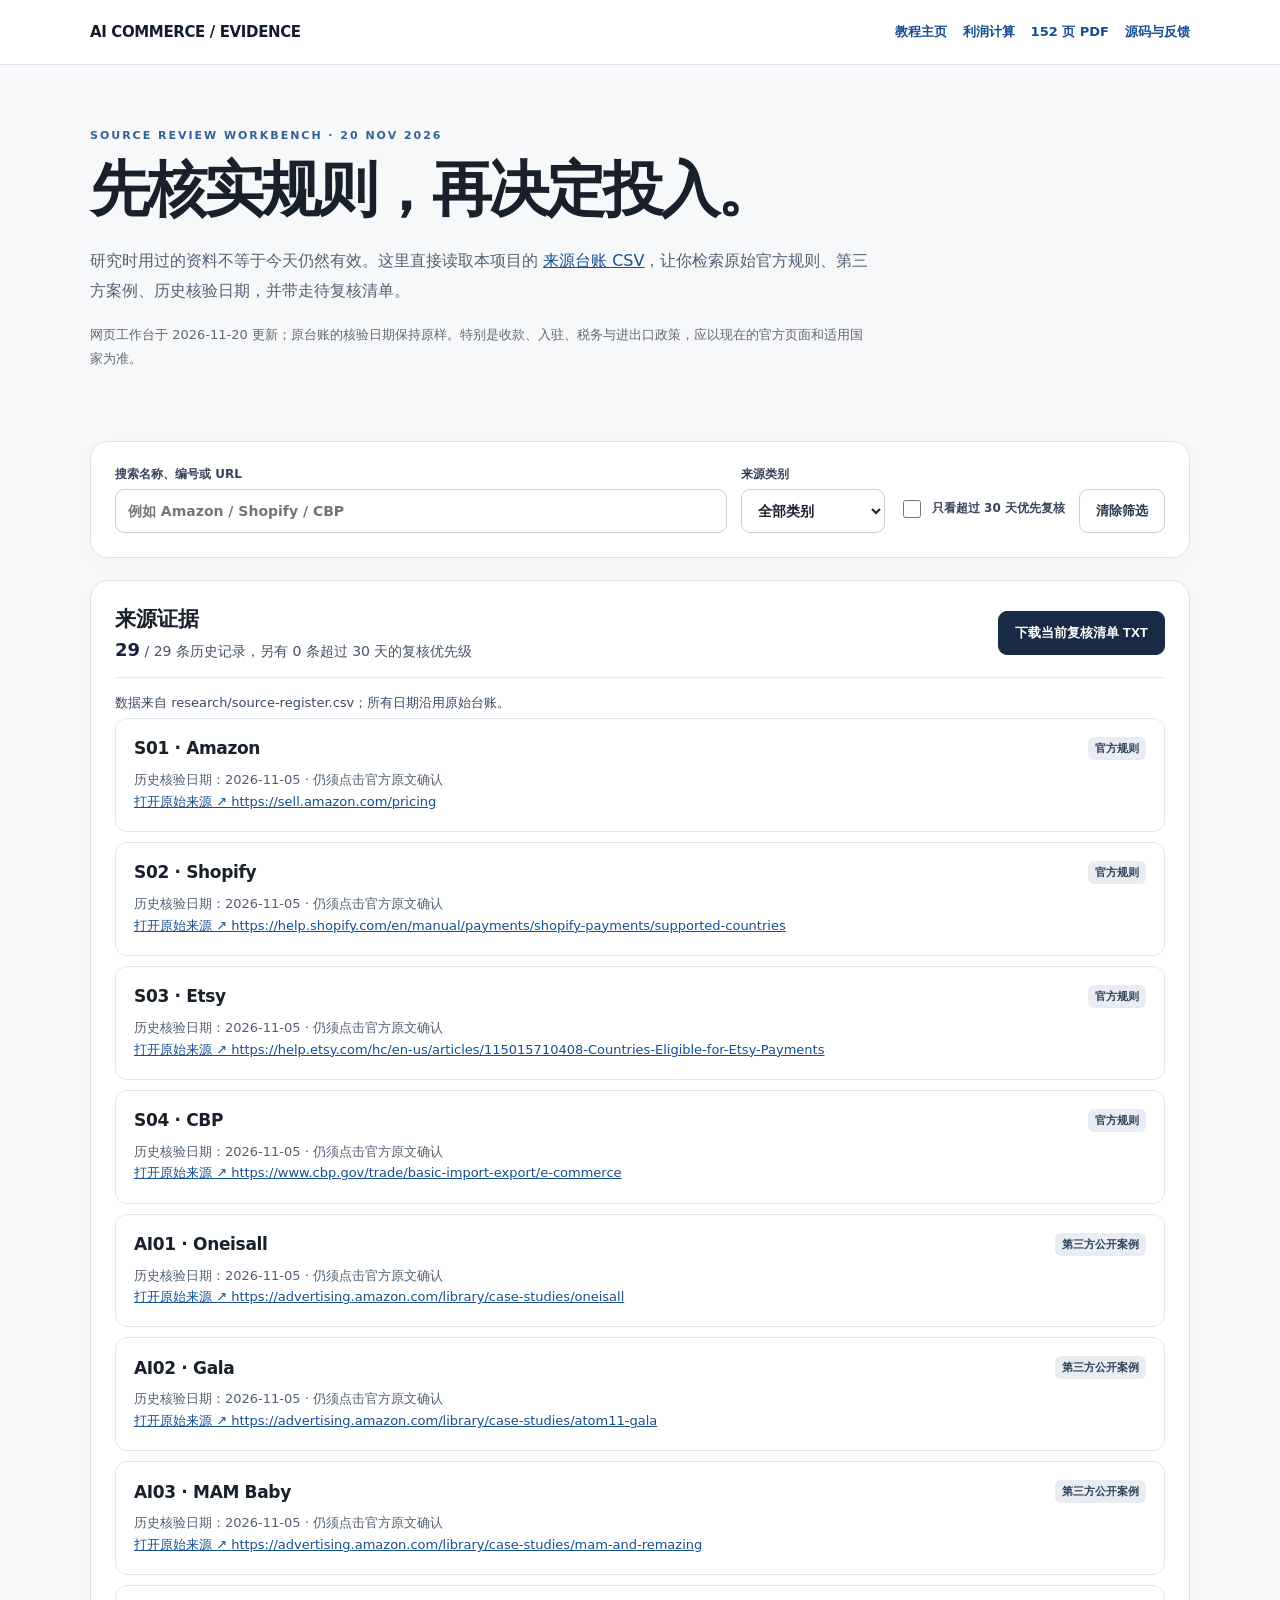
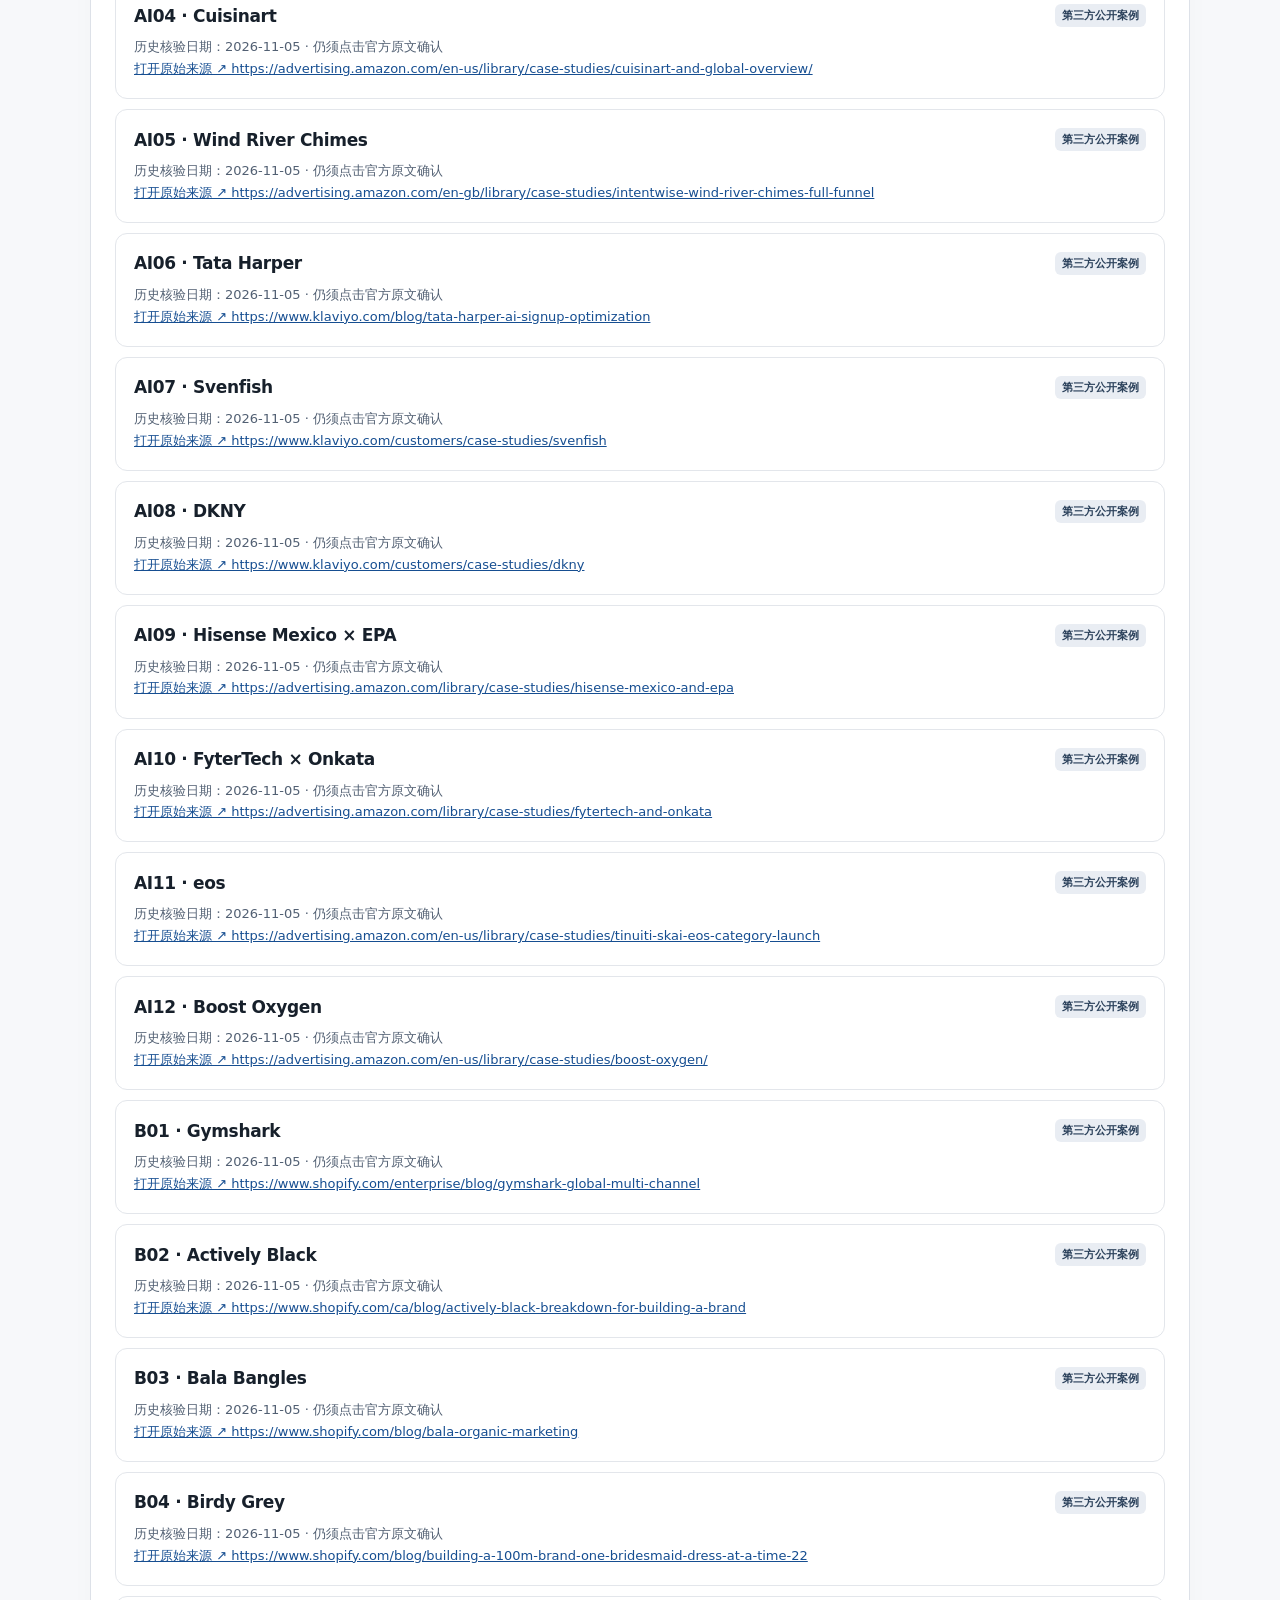
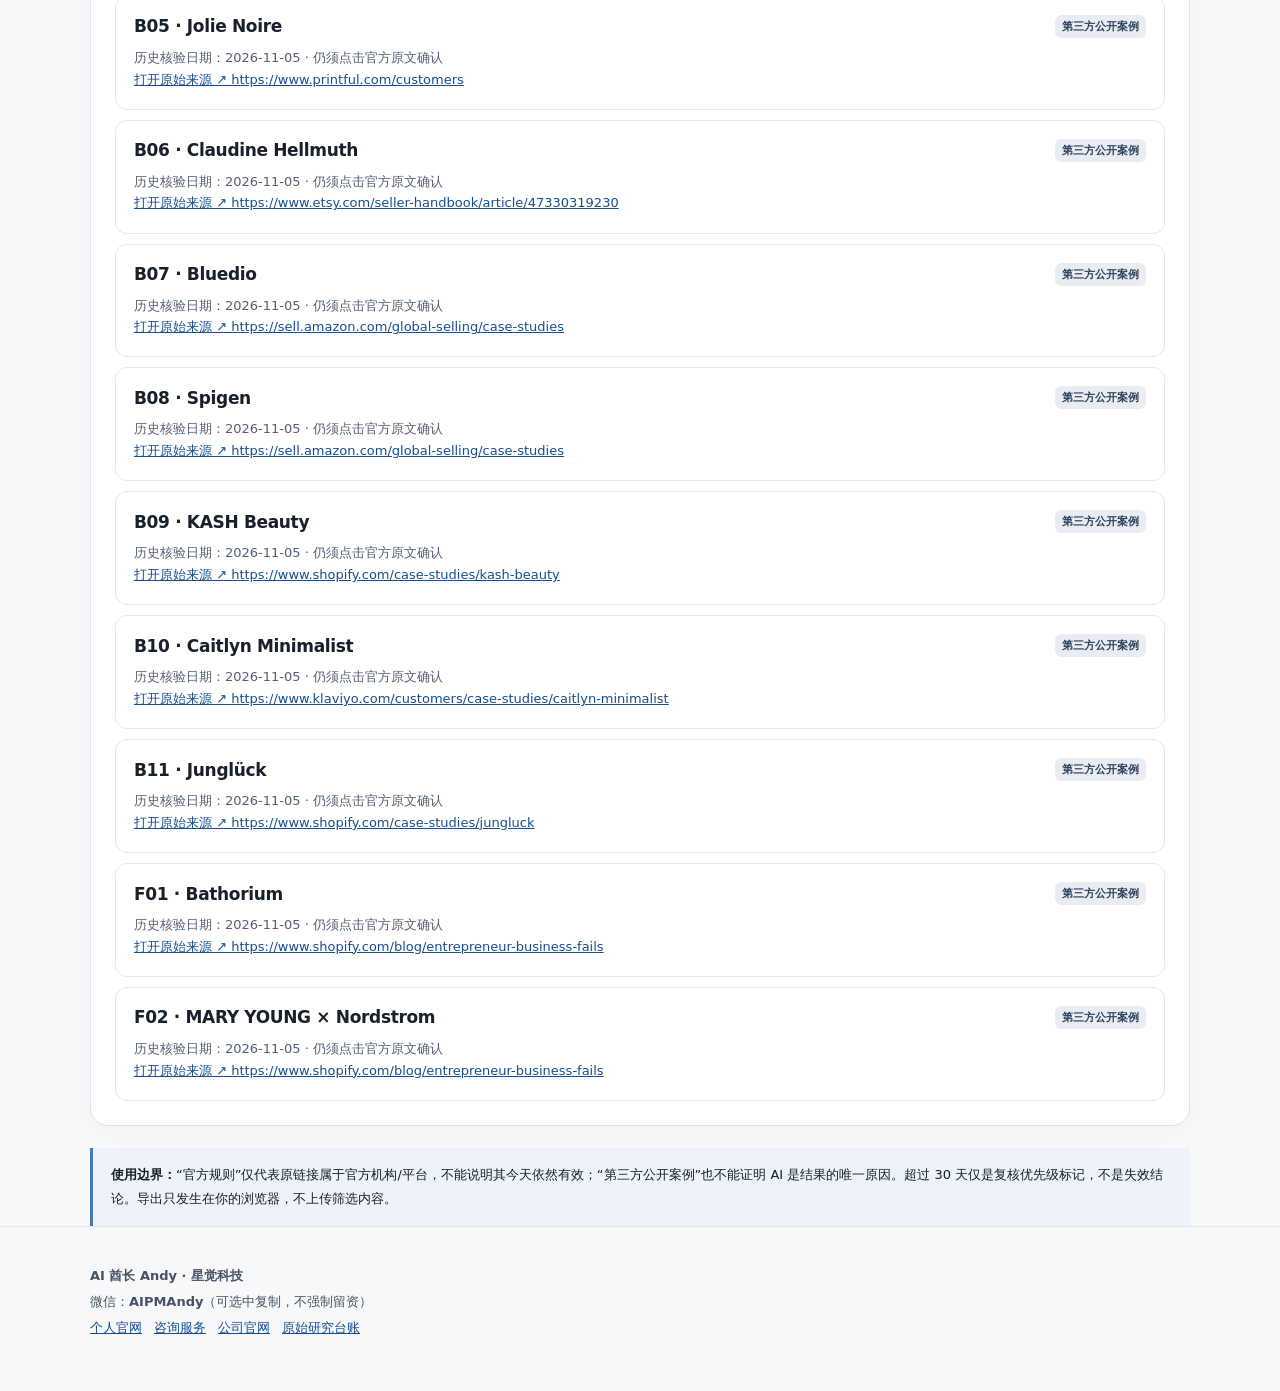
<file: sources.html>
<!doctype html>
<html lang="zh-CN">
<head>
<meta charset="utf-8"><meta name="viewport" content="width=device-width, initial-scale=1">
<meta name="theme-color" content="#f7f8fa">
<title>跨境电商官方资料与案例来源复核 | AI 酋长 Andy</title>
<meta name="description" content="从原始研究台账查找跨境平台准入、支付、进口及第三方商家案例的历史来源。支持原链接、日期、风险优先级筛选和本机 TXT 下载；不把历史资料冒充最新政策。">
<link rel="canonical" href="https://aipmandy.github.io/ai-cross-border-ecommerce-playbook/sources.html">
<meta property="og:type" content="website">
<meta property="og:title" content="跨境电商来源复核工作台 | AI 酋长 Andy">
<meta property="og:description" content="从同一 CSV 台账查找官方来源、第三方案例、历史核验日期，离线导出下一轮人工核对清单。">
<meta property="og:url" content="https://aipmandy.github.io/ai-cross-border-ecommerce-playbook/sources.html">
<script type="application/ld+json">{"@context":"https://schema.org","@type":"WebPage","name":"跨境电商来源复核工作台","url":"https://aipmandy.github.io/ai-cross-border-ecommerce-playbook/sources.html","inLanguage":"zh-CN","dateModified":"2026-11-20","description":"基于同仓库的历史来源台账，帮助读者核对平台规则及第三方研究案例；来源核验日不等于当日有效性。","author":{"@type":"Person","name":"AI 酋长 Andy","url":"https://metaver.vip/"},"publisher":{"@type":"Organization","name":"星觉科技","url":"https://www.a6no1.cn/"},"isBasedOn":"https://github.com/AIPMAndy/ai-cross-border-ecommerce-playbook/blob/main/research/source-register.csv"}</script>
<style>
:root{color-scheme:light;font-family:Inter,"PingFang SC","Microsoft YaHei",system-ui,sans-serif;background:#f7f8fa;color:#17202b}
*{box-sizing:border-box}html{scroll-behavior:smooth}body{margin:0}a{color:#164e91}a:focus-visible,button:focus-visible,input:focus-visible,select:focus-visible{outline:3px solid #2474e5;outline-offset:3px}
.shell{width:min(1100px,calc(100% - 40px));margin:auto}header{border-bottom:1px solid #e0e3e9;background:#fff}
nav{min-height:64px;display:flex;align-items:center;justify-content:space-between;gap:16px;font-size:13px;font-weight:700}
nav a{text-decoration:none}nav strong{font-size:15px;letter-spacing:-.025em;color:#121c2a}nav span{display:flex;flex-wrap:wrap;gap:16px}
.hero{padding:64px 0 34px;max-width:780px}.eyebrow{font-size:11px;text-transform:uppercase;font-weight:850;letter-spacing:.18em;color:#326197}
h1{font-size:clamp(32px,5vw,60px);line-height:1.13;letter-spacing:-.05em;margin:14px 0 22px}
.hero p{font-size:16px;line-height:1.9;color:#516174}.fine{font-size:13px!important;color:#5e6874!important}
.panel{background:#fff;border:1px solid #dde1e8;border-radius:18px;padding:24px;box-shadow:0 7px 24px #15243a06;margin:22px 0}
.controls{display:flex;flex-wrap:wrap;gap:14px;align-items:end}
.controls label{display:flex;flex-direction:column;gap:6px;font-size:12px;font-weight:750;color:#37445a}
.controls label.search{flex:1;min-width:200px}
input[type=search],select{min-height:44px;border:1px solid #cbd2dc;border-radius:9px;padding:8px 12px;background:#fff;color:#17202b;font:inherit;font-size:14px}
.controls .check{flex-direction:row;align-items:center;gap:8px;padding-bottom:12px}
input[type=checkbox]{width:18px;height:18px;accent-color:#164e91}
button{min-height:44px;padding:10px 16px;border:1px solid #172c48;background:#182a44;color:white;font-weight:750;border-radius:9px;cursor:pointer}
button.ghost{background:white;color:#24384e;border-color:#cbd2dc}
.resultbar{display:flex;justify-content:space-between;gap:16px;flex-wrap:wrap;align-items:center;border-bottom:1px solid #e7eaf0;padding-bottom:16px;margin-bottom:16px}
#summary{font-size:14px;color:#455367}#summary strong{font-size:18px;color:#15253b}
#sourceList{display:grid;gap:10px}.source{border:1px solid #e3e6eb;border-radius:12px;padding:18px;min-width:0}
.sourcehead{display:flex;gap:10px;justify-content:space-between;flex-wrap:wrap;align-items:center}
.source h2{margin:0;font-size:17px;letter-spacing:-.02em}.source p{font-size:13px;color:#526073;line-height:1.6;margin:10px 0 0}
.source .tag{background:#e9edf3;border-radius:6px;padding:4px 7px;font-size:11px;font-weight:750;color:#2b415b}
.source a{word-break:break-word;font-size:13px;line-height:1.7}
.info{padding:15px 18px;border-left:3px solid #4677bb;background:#eef3f9;font-size:13px;line-height:1.85}
#status{font-size:13px;color:#374963;min-height:24px}footer{padding:36px 0 50px;border-top:1px solid #e2e5e9;font-size:13px;line-height:2;color:#465366}
footer a{margin-right:12px}.skip{position:absolute;left:-9999px}.skip:focus{left:10px;top:10px;padding:8px;background:#fff}
@media(max-width:640px){.shell{width:min(100% - 24px,1100px)}.hero{padding:40px 0 12px}.panel{padding:16px}.controls{align-items:stretch}.controls>*{flex-basis:100%}.controls .check{padding:2px 0}nav{align-items:flex-start;padding:16px 0;flex-direction:column}nav span{gap:10px}.source{padding:15px}}
</style>
<script defer src="assets/sources.js"></script>
</head>
<body>
<a class="skip" href="#main">跳到内容</a>
<header><nav class="shell" aria-label="主导航"><strong>AI COMMERCE / EVIDENCE</strong><span><a href="./">教程主页</a><a href="./#calculator">利润计算</a><a href="pdf/ai-cross-border-ecommerce-playbook-guide.pdf">152 页 PDF</a><a href="https://github.com/AIPMAndy/ai-cross-border-ecommerce-playbook">源码与反馈</a></span></nav></header>
<main id="main" class="shell">
<section class="hero"><div class="eyebrow">SOURCE REVIEW WORKBENCH · 20 NOV 2026</div><h1>先核实规则，再决定投入。</h1>
<p>研究时用过的资料不等于今天仍然有效。这里直接读取本项目的 <a href="research/source-register.csv">来源台账 CSV</a>，让你检索原始官方规则、第三方案例、历史核验日期，并带走待复核清单。</p>
<p class="fine">网页工作台于 2026-11-20 更新；原台账的核验日期保持原样。特别是收款、入驻、税务与进出口政策，应以现在的官方页面和适用国家为准。</p></section>
<section class="panel" aria-label="来源检索">
<div class="controls">
<label class="search">搜索名称、编号或 URL<input type="search" id="search" placeholder="例如 Amazon / Shopify / CBP" autocomplete="off"></label>
<label>来源类别<select id="kind"><option value="">全部类别</option><option value="official">官方规则</option><option value="public case">第三方公开案例</option></select></label>
<label class="check"><input id="priority" type="checkbox">只看超过 30 天优先复核</label>
<button class="ghost" id="clear" type="button">清除筛选</button>
</div></section>
<section class="panel" aria-labelledby="resultsTitle">
<div class="resultbar"><div><h2 id="resultsTitle" style="margin:0 0 6px;font-size:21px">来源证据</h2><div id="summary" aria-live="polite">正在加载原始台账…</div></div><button id="export" type="button" disabled>下载当前复核清单 TXT</button></div>
<div id="status" role="status" aria-live="polite"></div>
<div id="sourceList"></div>
<p id="empty" hidden>没有符合条件的历史来源。请清除筛选后重试。</p></section>
<aside class="info"><strong>使用边界：</strong>“官方规则”仅代表原链接属于官方机构/平台，不能说明其今天依然有效；“第三方公开案例”也不能证明 AI 是结果的唯一原因。超过 30 天仅是复核优先级标记，不是失效结论。导出只发生在你的浏览器，不上传筛选内容。</aside>
</main>
<footer><div class="shell"><strong>AI 酋长 Andy · 星觉科技</strong><div>微信：<strong>AIPMAndy</strong>（可选中复制，不强制留资）</div><div><a href="https://metaver.vip/">个人官网</a><a href="https://metaver.vip/services">咨询服务</a><a href="https://www.a6no1.cn/">公司官网</a><a href="https://github.com/AIPMAndy/ai-cross-border-ecommerce-playbook/blob/main/research/source-register.csv">原始研究台账</a></div></div></footer>
</body></html>
</file>
<file: assets/style.css>
:root{font-family:Inter,ui-sans-serif,-apple-system,BlinkMacSystemFont,"SF Pro Display","PingFang SC","Microsoft Yahei",sans-serif;color:#172032;background:#fff;font-synthesis:none;scroll-behavior:smooth;--ink:#152237;--muted:#6d7788;--line:#e4e9f1;--brand:#2563eb;--blue:#1c6aff;--surface:#f5f7fa}*{box-sizing:border-box}body{margin:0;-webkit-font-smoothing:antialiased}a{color:inherit;text-decoration:none}button,input,select{font:inherit}button{cursor:pointer}.wrap{max-width:1160px;margin:auto;padding-left:28px;padding-right:28px}.skip{position:absolute;left:-999px;top:auto}.skip:focus{left:10px;top:10px;background:white;padding:10px;z-index:50}.topbar{position:sticky;top:0;z-index:100;background:rgba(255,255,255,.91);backdrop-filter:blur(22px);border-bottom:1px solid #ebedf1}.nav-inner{max-width:1220px;padding:0 28px;margin:auto;min-height:76px;display:flex;align-items:center;justify-content:space-between}.brand{font-size:13px;letter-spacing:.04em;font-weight:850;display:flex;gap:10px;align-items:center}.brand small{font-size:10px;color:#8b94a2;letter-spacing:.18em;font-weight:700}.brand-mark{background:#1564ec;color:white;width:37px;height:37px;display:grid;place-items:center;border-radius:11px;font-size:24px}.nav-links{display:flex;align-items:center;gap:26px;font-size:12px;color:#49566b;font-weight:650}.nav-links a:hover,.footer a:hover{color:var(--blue)}.repo-link{border:1px solid var(--line);padding:10px 13px;border-radius:10px}.mobile-menu{display:none;background:none;border:0;font-size:24px}.hero{background:linear-gradient(145deg,#f7fbff 2%,#f3f7ff 45%,#fff 98%);overflow:hidden;border-bottom:1px solid #ebedf2}.hero-inner{padding-top:96px;padding-bottom:115px;display:grid;grid-template-columns:1.1fr .9fr;align-items:center;gap:56px;min-height:600px}.eyebrow,.section-kicker{color:#326cf0;font-weight:800;letter-spacing:.14em;font-size:11px;text-transform:uppercase}.eyebrow{display:flex;gap:10px;align-items:center}.dot{background:#3fa7fa;border-radius:100%;width:8px;height:8px;display:inline-block;box-shadow:0 0 0 5px #deebff}.hero h1{font-size:clamp(46px,5.3vw,72px);line-height:1.11;margin:22px 0 24px;letter-spacing:-.07em;font-weight:850}.hero h1 span{color:var(--blue)}.hero-sub{font-size:17px;line-height:1.9;color:#647083;max-width:555px;margin:0}.hero-sub strong{color:#253854;font-weight:750}.hero-btns{display:flex;gap:12px;flex-wrap:wrap;margin-top:34px}.btn{display:inline-flex;justify-content:center;align-items:center;gap:16px;border-radius:12px;padding:14px 22px;font-size:13px;font-weight:750;transition:all .16s;outline-offset:3px}.btn:hover{transform:translateY(-1px)}.btn.primary{background:#2165ed;color:#fff;border:1px solid #2165ed;box-shadow:0 8px 22px #2f73ef22}.btn.outline{border:1px solid #ccd5e2;color:#263752;background:transparent}.btn.small{padding:10px 14px}.btn.text-only{border:0;color:#657386;background:transparent}.btn.danger{color:#aa5360}.hero-fine{color:#8994a5;font-size:12px;margin-top:26px}.hero-visual{position:relative;min-width:0}.visual-surface{position:relative;z-index:2;max-width:465px;margin:0 auto;background:#fff;border:1px solid #dce6f6;border-radius:25px;box-shadow:0 42px 72px #3f67a42d,0 6px 17px #7b9acc13;padding:27px 30px}.s-top{display:flex;align-items:center;gap:6px;border-bottom:1px solid #eef1f5;padding-bottom:18px}.s-dot{height:7px;width:7px;border-radius:100%;background:#dce5f0}.s-title{margin-left:auto;font-size:10px;color:#8795ad;letter-spacing:.13em;font-weight:800}.s-product{display:flex;gap:15px;align-items:center;padding:25px 0 23px}.mini-box{width:66px;height:66px;background:linear-gradient(145deg,#e0ebff,#f1f6ff);border-radius:15px;display:grid;place-items:center;color:#2a74ef;font-size:31px}.s-label{display:block;color:#8996a9;font-size:10px;letter-spacing:.15em;font-weight:800;margin-bottom:8px}.s-product strong{font-size:15px}.s-divider{height:1px;background:#e9eef5;margin:12px 0}.s-line{display:flex;justify-content:space-between;align-items:center;color:#7f8b9e;font-size:13px;padding:11px 0}.s-line b{color:#25334a;font-variant-numeric:tabular-nums}.s-line.total{font-weight:800;color:#213d71}.s-line.total b{font-size:27px;color:#217b58}.s-chip{display:table;margin-top:16px;background:#ecf9f2;color:#17714b;padding:10px 14px;font-weight:750;font-size:11px;border-radius:9px}.orb{position:absolute;border-radius:100%;filter:blur(5px)}.orb-a{width:200px;height:200px;background:#e2eaff;right:-100px;top:-60px}.orb-b{width:130px;height:130px;background:#e0f7f2;left:-20px;bottom:-60px}.stats{display:grid;grid-template-columns:repeat(5,1fr);gap:15px;padding-top:30px;padding-bottom:30px;border-bottom:1px solid var(--line)}.stats>div{display:flex;flex-direction:column;align-items:center;border-right:1px solid var(--line)}.stats>div:last-child{border-right:0}.stats strong{font-size:31px;letter-spacing:-.06em}.stats span{margin-top:4px;color:#8591a1;font-size:12px}.section{padding-top:105px;padding-bottom:110px;scroll-margin-top:80px}.section-grey{background:#f7f9fc}.section-heading{max-width:820px;margin:15px 0 36px}.section-heading h2,.faq h2,.resource-section h2{letter-spacing:-.055em;font-size:clamp(29px,3.7vw,44px);line-height:1.27;margin:0 0 14px}.section-heading p,.resource-section p{font-size:15px;line-height:1.8;color:#798596;margin:0}.section-heading.split{display:flex;justify-content:space-between;align-items:end;max-width:none;gap:36px}.section-heading.split>div:first-child{max-width:760px}.route-grid{display:grid;grid-template-columns:repeat(3,1fr);gap:16px}.route-card{background:#fff;border:1px solid var(--line);border-radius:19px;padding:25px;min-height:248px;display:flex;flex-direction:column;transition:border-color .15s,box-shadow .15s}.route-card:hover{border-color:#a9bfeb;box-shadow:0 10px 30px #64799c16}.route-card.chosen{background:linear-gradient(150deg,#eff5ff,#fff);border-color:#c1d4fa}.route-card.warning-route{background:#fcfbf8}.tagline{display:flex;justify-content:space-between;align-items:center;color:#5986d0;font-size:11px;font-weight:800;letter-spacing:.04em}.tag{border-radius:20px;background:#f0f4f9;color:#8290a3;padding:6px 10px;font-size:10px;font-weight:750}.route-card h3{font-size:18px;letter-spacing:-.03em;margin:23px 0 9px}.route-card p{font-size:13px;line-height:1.78;color:#7a8798;margin:0}.route-meta{font-size:11px;color:#7e8ba0;display:flex;justify-content:space-between;align-items:center;margin-top:auto;padding-top:26px;gap:8px}.route-meta a,.note-banner a{color:#2a68d9;font-weight:750}.note-banner{border:1px solid #d8e4f9;background:#f3f7ff;border-radius:13px;padding:20px 23px;font-size:13px;line-height:1.8;color:#62728c;margin-top:24px}.note-banner strong{color:#2b426e}.complete-box{min-width:180px;align-self:center}.complete-box strong{font-size:23px;font-variant-numeric:tabular-nums;display:block;letter-spacing:-.05em}.complete-box span{font-size:11px;color:#8290a1}.track{height:5px;border-radius:20px;background:#e4ebf6;overflow:hidden;margin-top:12px}.track i{display:block;width:0%;background:#2772f3;height:100%;border-radius:20px;transition:width .2s}.toolbar{display:flex;gap:11px;align-items:center;flex-wrap:wrap;margin:36px 0 17px}.search-field{height:48px;display:flex;align-items:center;gap:10px;border:1px solid #dce4ee;background:#fff;border-radius:12px;padding:0 17px;flex:1;min-width:280px;color:#99a6b7}.search-field span{font-size:22px}.search-field input{border:0;outline:0;flex:1;width:100%;font-size:13px;min-width:0;background:transparent;color:#25344a}.toolbar select{border:1px solid #dce4ee;background:white;border-radius:12px;height:48px;padding:0 12px;min-width:145px;color:#45556c;font-size:13px}.checkline{display:flex;align-items:center;gap:7px;font-size:12px;color:#637083;white-space:nowrap}.checkline input{accent-color:#2470eb;width:16px;height:16px}.tiny-button{border:0;background:transparent;color:#5981c6;font-size:11px}.stage-pills,.case-pills{display:flex;flex-wrap:wrap;gap:8px;margin-bottom:20px}.stage-pill,.case-pill{border:1px solid #e1e7ef;background:white;color:#6d7a8d;padding:9px 13px;border-radius:20px;font-size:12px}.stage-pill.active,.case-pill.active{background:#1b63e6;border-color:#1b63e6;color:#fff}.case-pill span{opacity:.55;padding-left:2px}.resultcount{font-size:12px;color:#8c97a6}.action-list{display:grid;grid-template-columns:repeat(2,minmax(0,1fr));gap:14px}.action-card{padding:24px;border-radius:17px;background:white;border:1px solid #e3e8f0;min-width:0}.action-header{display:flex;justify-content:space-between;align-items:center;gap:10px}.action-id{color:#4c7cd3;font-size:11px;font-weight:800;letter-spacing:.1em}.action-time{color:#8f9cae;font-size:10px}.action-card h3{font-size:16px;margin:13px 0 8px;letter-spacing:-.025em}.action-goal{font-size:12px;color:#728095;line-height:1.65;margin:0 0 15px}.action-card details{border-top:1px solid #eef1f5;padding:12px 0 0}.action-card summary{font-weight:750;color:#3a5279;font-size:12px;cursor:pointer;list-style:none}.action-card summary::after{content:'⌄';float:right}.action-card details[open] summary::after{content:'⌃'}.action-card ol{padding-left:20px;font-size:12px;color:#536279;line-height:1.85}.action-card .deliverable,.action-card .fallback{font-size:12px;color:#6c7b8d;line-height:1.7;margin:8px 0}.deliverable strong{color:#2068d2}.done-label{display:flex;gap:7px;align-items:center;color:#617086;font-size:11px;cursor:pointer}.done-label input{width:17px;height:17px;accent-color:#2773f3}.action-card.is-done{background:#fbfcff;border-color:#b8d2fa}.backup-panel{display:flex;gap:20px;align-items:center;justify-content:space-between;border:1px solid #dce4ef;background:white;border-radius:16px;margin-top:22px;padding:22px}.backup-panel strong{font-size:13px}.backup-panel p{color:#8a97a8;font-size:12px;line-height:1.6;margin:6px 0 0}.inline-status{font-size:11px;color:#b15f4b}.backup-actions{display:flex;gap:8px;flex-wrap:wrap}.filelabel{cursor:pointer}.empty{padding:30px;border-radius:16px;background:white;color:#8793a4}.case-pills{margin-bottom:23px}.case-grid{display:grid;grid-template-columns:repeat(3,minmax(0,1fr));gap:15px}.case-card{border:1px solid #e2e7ed;border-radius:17px;padding:22px;background:#fff;display:flex;flex-direction:column;min-height:330px}.case-tag{font-size:10px;letter-spacing:.1em;color:#3c75d1;font-weight:800}.case-tag.failure{color:#ac6249}.case-card h3{font-size:19px;margin:12px 0 3px}.case-theme{font-size:12px;color:#6d80a1;font-weight:700}.case-card p{font-size:12px;color:#647286;line-height:1.8}.case-card .takeaway{border-top:1px solid #edf1f6;padding-top:12px;color:#344864}.case-card .case-footer{margin-top:auto;display:flex;flex-direction:column;gap:10px}.case-card .case-footer small{font-size:10px;color:#96a1b0;line-height:1.5}.case-card a{font-size:12px;color:#2467d4;font-weight:750}.case-disclosure,.calc-note{font-size:11px;color:#919cac;line-height:1.8;margin-top:25px}.calculator-section{background:linear-gradient(145deg,#edf4ff,#f7fbff 55%,#eff4fc)}.calc-layout{display:grid;grid-template-columns:1.15fr .85fr;gap:18px}.calc-form,.calc-output{border-radius:19px;padding:28px;border:1px solid #d7e2f2;background:#fff}.form-head{display:flex;justify-content:space-between;align-items:center;gap:12px;margin-bottom:26px}.form-head h3{margin:0;font-size:18px}.form-head span{font-size:11px;color:#909caf}.input-grid{display:grid;grid-template-columns:repeat(2,minmax(0,1fr));gap:16px}.input-grid label{font-size:11px;color:#68788d;font-weight:700}.input-grid input{display:block;margin-top:8px;width:100%;padding:11px 13px;border:1px solid #d9e3ef;border-radius:10px;color:#1c304f;font-variant-numeric:tabular-nums;outline-color:#5d96fb}.calc-actions{display:flex;gap:10px;margin-top:23px}.calc-output{background:#14243e;color:#fff;border:1px solid #14243e;display:flex;flex-direction:column}.calc-label{font-size:10px;letter-spacing:.16em;color:#9cbbf6;font-weight:800}.calc-output>strong{font-size:clamp(43px,5vw,62px);margin-top:12px;font-variant-numeric:tabular-nums;letter-spacing:-.07em}.calc-output>strong.negative{color:#ffa9a2}.calc-output>p#netStatus{font-size:12px;color:#9ab0cc;margin:0 0 27px}.bigmetric{display:flex;justify-content:space-between;gap:18px;padding:15px 0;border-top:1px solid #2d425f;align-items:baseline}.bigmetric span{font-size:12px;color:#adbdd3}.bigmetric b{font-size:17px;font-variant-numeric:tabular-nums;white-space:nowrap}.mini-alert{background:#203858;padding:16px;border-radius:11px;color:#c8daf7;font-size:12px;line-height:1.75;margin-top:22px}.calc-output .calc-note{color:#8198b5;margin-top:auto;padding-top:20px}.day-grid{display:grid;grid-template-columns:repeat(3,minmax(0,1fr));gap:11px}.day-card{display:flex;gap:12px;align-items:flex-start;border:1px solid var(--line);border-radius:13px;padding:15px;background:white;min-height:97px}.day-card.checked{border-color:#bcd5fa;background:#f8fbff}.day-card input{margin-top:6px;width:17px;height:17px;accent-color:#2d74ee;flex-shrink:0}.day-card b{font-size:11px;color:#3c78d5}.day-card strong{display:block;font-size:12px;margin:6px 0}.day-card span{color:#8a96a7;font-size:11px;line-height:1.5}.plan-tools{display:flex;justify-content:space-between;margin-bottom:19px;align-items:center}.plan-tools a{font-size:12px;color:#2e6bd0}.note-banner.bottom{margin-top:26px}.resource-section{display:grid;grid-template-columns:.85fr 1.15fr;gap:65px;align-items:start}.resource-section h2{margin:13px 0 20px}.resource-grid{display:grid;grid-template-columns:1fr 1fr;gap:10px}.resource-grid a{display:flex;flex-direction:column;background:#fff;border:1px solid var(--line);border-radius:13px;padding:20px;min-height:113px;transition:box-shadow .15s}.resource-grid a:hover{box-shadow:0 10px 20px #9ab0cb17}.resource-grid strong{font-size:14px}.resource-grid span{color:#8c9aab;line-height:1.7;margin-top:11px;font-size:11px}.faq{padding-bottom:110px}.faq h2{margin:15px 0 35px}.faq details{border-bottom:1px solid #e4e9ef;padding:22px 0}.faq summary{cursor:pointer;font-size:15px;font-weight:700;list-style:none}.faq summary::after{content:'＋';float:right;color:#8d9aad}.faq details[open] summary::after{content:'－'}.faq details p{max-width:820px;color:#6d7b8e;line-height:1.8;font-size:13px}.footer{background:#10213b;color:#cad7eb}.footer-inner{padding-top:52px;padding-bottom:48px;display:flex;justify-content:space-between;gap:40px}.footer strong{font-size:14px;letter-spacing:.12em;color:white}.footer p{font-size:11px;color:#9baec9;line-height:2;margin:10px 0}.footer-right{text-align:right}@media(max-width:900px){.hero-inner{grid-template-columns:1fr;padding-top:78px;padding-bottom:80px}.hero-visual{max-width:520px;width:100%;margin:auto}.route-grid,.case-grid,.day-grid{grid-template-columns:repeat(2,minmax(0,1fr))}.calc-layout,.resource-section{grid-template-columns:1fr}.nav-links{gap:12px}}@media(max-width:620px){.wrap,.nav-inner{padding-left:18px;padding-right:18px}.nav-inner{min-height:63px}.mobile-menu{display:block}.nav-links{display:none;position:absolute;top:63px;left:0;right:0;background:#fff;flex-direction:column;padding:20px 18px;border-bottom:1px solid var(--line);align-items:stretch;gap:18px}.nav-links.open{display:flex}.hero-inner{padding-top:57px;padding-bottom:64px;gap:45px;min-height:auto}.hero h1{font-size:45px;letter-spacing:-.065em}.hero-sub{font-size:14px}.visual-surface{padding:20px 19px}.stats{grid-template-columns:repeat(5,1fr);gap:0}.stats strong{font-size:22px}.stats span{font-size:9px;text-align:center}.section{padding-top:69px;padding-bottom:75px}.route-grid,.action-list,.case-grid,.day-grid,.resource-grid{grid-template-columns:1fr}.route-card{min-height:200px}.section-heading.split{display:block}.complete-box{max-width:220px;margin-top:26px}.toolbar{align-items:stretch}.toolbar select{flex:1}.backup-panel,.footer-inner{flex-direction:column;align-items:flex-start}.input-grid{gap:12px}.calc-form,.calc-output{padding:18px}.input-grid input{font-size:14px;padding:11px 7px}.footer-right{text-align:left}.hero-btns .btn{width:100%}.eyebrow{font-size:9px;letter-spacing:.08em}.case-card{min-height:auto}.resource-section{gap:25px}}
@media(prefers-reduced-motion:reduce){*,*::before,*::after{transition:none!important;scroll-behavior:auto!important}}

.card-resource-link{display:inline-flex;margin-top:15px;color:#2466db;font-weight:750;font-size:12px;border:1px solid #cbdaf5;border-radius:10px;padding:10px 13px;background:#f5f9ff}.card-resource-link:hover{background:#ebf2ff}

/* V2 · interactive launch advisor, cash and adversarial stress test */
.advisor-layout,.cash-layout{display:grid;grid-template-columns:1.05fr 1fr;gap:24px;align-items:stretch}
.advisor-form,.advisor-result,.cash-result{border:1px solid #d7e2ea;background:#fff;border-radius:20px;padding:30px;box-shadow:0 10px 30px rgba(31,66,91,.04)}
.advisor-form{display:grid;grid-template-columns:1fr 1fr;gap:18px}
.advisor-form label{display:grid;gap:7px;font-size:13px;color:#4c5c70;font-weight:650}
.advisor-form select{padding:12px 12px;border-radius:10px;border:1px solid #d1dce7;background:#fbfdff;max-width:100%;font-size:14px;color:#14253b}
.advisor-form .advisor-submit{grid-column:1/-1;width:100%;justify-content:center;min-height:45px}
.advisor-result{background:#10233b;color:#f0f7ff;border-color:#142d4b;line-height:1.6}
.advisor-result h3{color:white;font-size:24px;letter-spacing:-.02em;margin:12px 0}
.advisor-result p{color:#d4e2f0;line-height:1.6}
.advisor-result ol,.advisor-result ul{padding-left:22px;margin:10px 0 14px}
.advisor-result li{padding:3px 0;color:#e6eef6}
.advisor-result a{display:inline-block;margin:12px 12px 0 0;color:#a6d6ff;text-decoration:underline;text-underline-offset:4px}
.advisor-overline{font-weight:700;font-size:11px;letter-spacing:.12em;color:#82b8e6}
.starter-strip{display:flex;align-items:center;gap:22px;border:1px solid #dce5ec;border-radius:14px;padding:18px 22px;margin-top:24px;flex-wrap:wrap;background:#fff}
.starter-strip div{flex:1;min-width:200px}.starter-strip b{color:#0e2741}.starter-strip p{font-size:13px;margin:4px 0 0;color:#56677c}.starter-strip a{white-space:nowrap;color:#14589b;font-size:13px;font-weight:700}
.stress-wrap{margin-top:20px;border-top:1px solid rgba(120,145,170,.3);padding-top:18px}.stress-wrap h4{font-size:15px;color:inherit;margin:0 0 4px}.stress-wrap p{font-size:12px;opacity:.8;margin:0 0 10px}
.stress-table{border-collapse:collapse;width:100%;font-size:13px}.stress-table td,.stress-table th{border-bottom:1px solid rgba(144,169,191,.2);padding:9px 5px;text-align:left}.stress-table td:last-child,.stress-table th:last-child{text-align:right;font-variant-numeric:tabular-nums}
.stress-loss{color:#f77e83!important;font-weight:800}.stress-ok{font-weight:700}.cash-layout{grid-template-columns:1.2fr 1fr}.cash-result{display:flex;flex-direction:column;justify-content:center;background:#f2f7fc}.cash-result strong{font-size:clamp(38px,5vw,62px);letter-spacing:-.055em;color:#0b3766}.cash-result p{color:#50677b;line-height:1.6}.cash-result a{font-weight:700;color:#13599d;margin-top:12px}
@media(max-width:860px){.advisor-layout,.cash-layout{grid-template-columns:1fr}.advisor-form{grid-template-columns:1fr 1fr}}
@media(max-width:540px){.advisor-form,.advisor-result,.cash-result{padding:18px;border-radius:14px}.advisor-form{grid-template-columns:1fr}.starter-strip{gap:10px;padding:16px}.starter-strip a{white-space:normal}.cash-result strong{font-size:46px}}

/* Author contact · visible in homepage, mobile and offline build */
.hero-contact{font-size:13px;line-height:1.8;margin:18px 0 0;color:#52647c}
.hero-contact strong{color:#163c80;user-select:all}
.hero-contact a{color:#1768dc;font-weight:750;text-decoration:underline;text-underline-offset:3px}
.andy-contact{scroll-margin-top:96px}
.andy-contact-card{display:grid;grid-template-columns:minmax(0,1.65fr) minmax(240px,.85fr);overflow:hidden;border:1px solid #dce5f0;border-radius:24px;box-shadow:0 22px 70px rgba(35,81,127,.08);background:#fff}
.andy-contact-main{padding:clamp(26px,4vw,52px)}
.andy-contact-kicker{font-size:11px;font-weight:850;letter-spacing:.16em;color:#1768dc}
.andy-contact h2{font-size:clamp(25px,3.2vw,42px);letter-spacing:-.045em;margin:14px 0}
.andy-contact p{line-height:1.8;color:#53667b}
.andy-contact-details{display:flex;gap:18px;flex-wrap:wrap;margin-top:26px}
.andy-contact-detail{display:flex;flex-direction:column;align-items:flex-start;gap:8px;border:1px solid #e0e8f2;background:#f7fbff;border-radius:14px;padding:16px 20px;min-width:185px}
.andy-contact-detail>span{font-size:12px;color:#67758a}
.andy-contact-detail strong,.andy-contact-detail a{font-size:19px;letter-spacing:-.02em;color:#173c72;font-weight:850}
.andy-copy{cursor:pointer;border:1px solid #a9c4ef;border-radius:8px;color:#155abd;background:#fff;padding:8px 12px;font-weight:750;font-size:12px}
.andy-copy:hover,.andy-copy:focus-visible{border-color:#236dec;background:#edf5ff}
.andy-copy-result{font-size:12px;min-height:22px;margin:12px 0 0}
.andy-contact-side{background:linear-gradient(155deg,#0b2b56,#1763c6);color:#fff;display:flex;flex-direction:column;justify-content:center;align-items:flex-start;gap:20px;padding:clamp(26px,3vw,42px)}
.andy-contact-side>span{font-size:12px;color:#d6e8ff;letter-spacing:.1em}
.andy-contact-side>strong{font-size:clamp(25px,2.6vw,34px);line-height:1.28;letter-spacing:-.04em}
.andy-site-cta{display:inline-flex;align-items:center;gap:12px;border-radius:10px;padding:12px 16px;background:#fff;color:#11467c;font-size:13px;font-weight:850}
.andy-site-cta:hover{background:#e6f3ff}
@media(max-width:800px){.andy-contact-card{grid-template-columns:1fr}.andy-contact-side{min-height:215px}}
@media(max-width:540px){.andy-contact{padding-top:24px;padding-bottom:24px}.andy-contact-card{border-radius:18px}.andy-contact-main{padding:24px 20px}.andy-contact-details{flex-direction:column}.andy-contact-detail{width:100%}.hero-contact{font-size:12px}}
</file>
